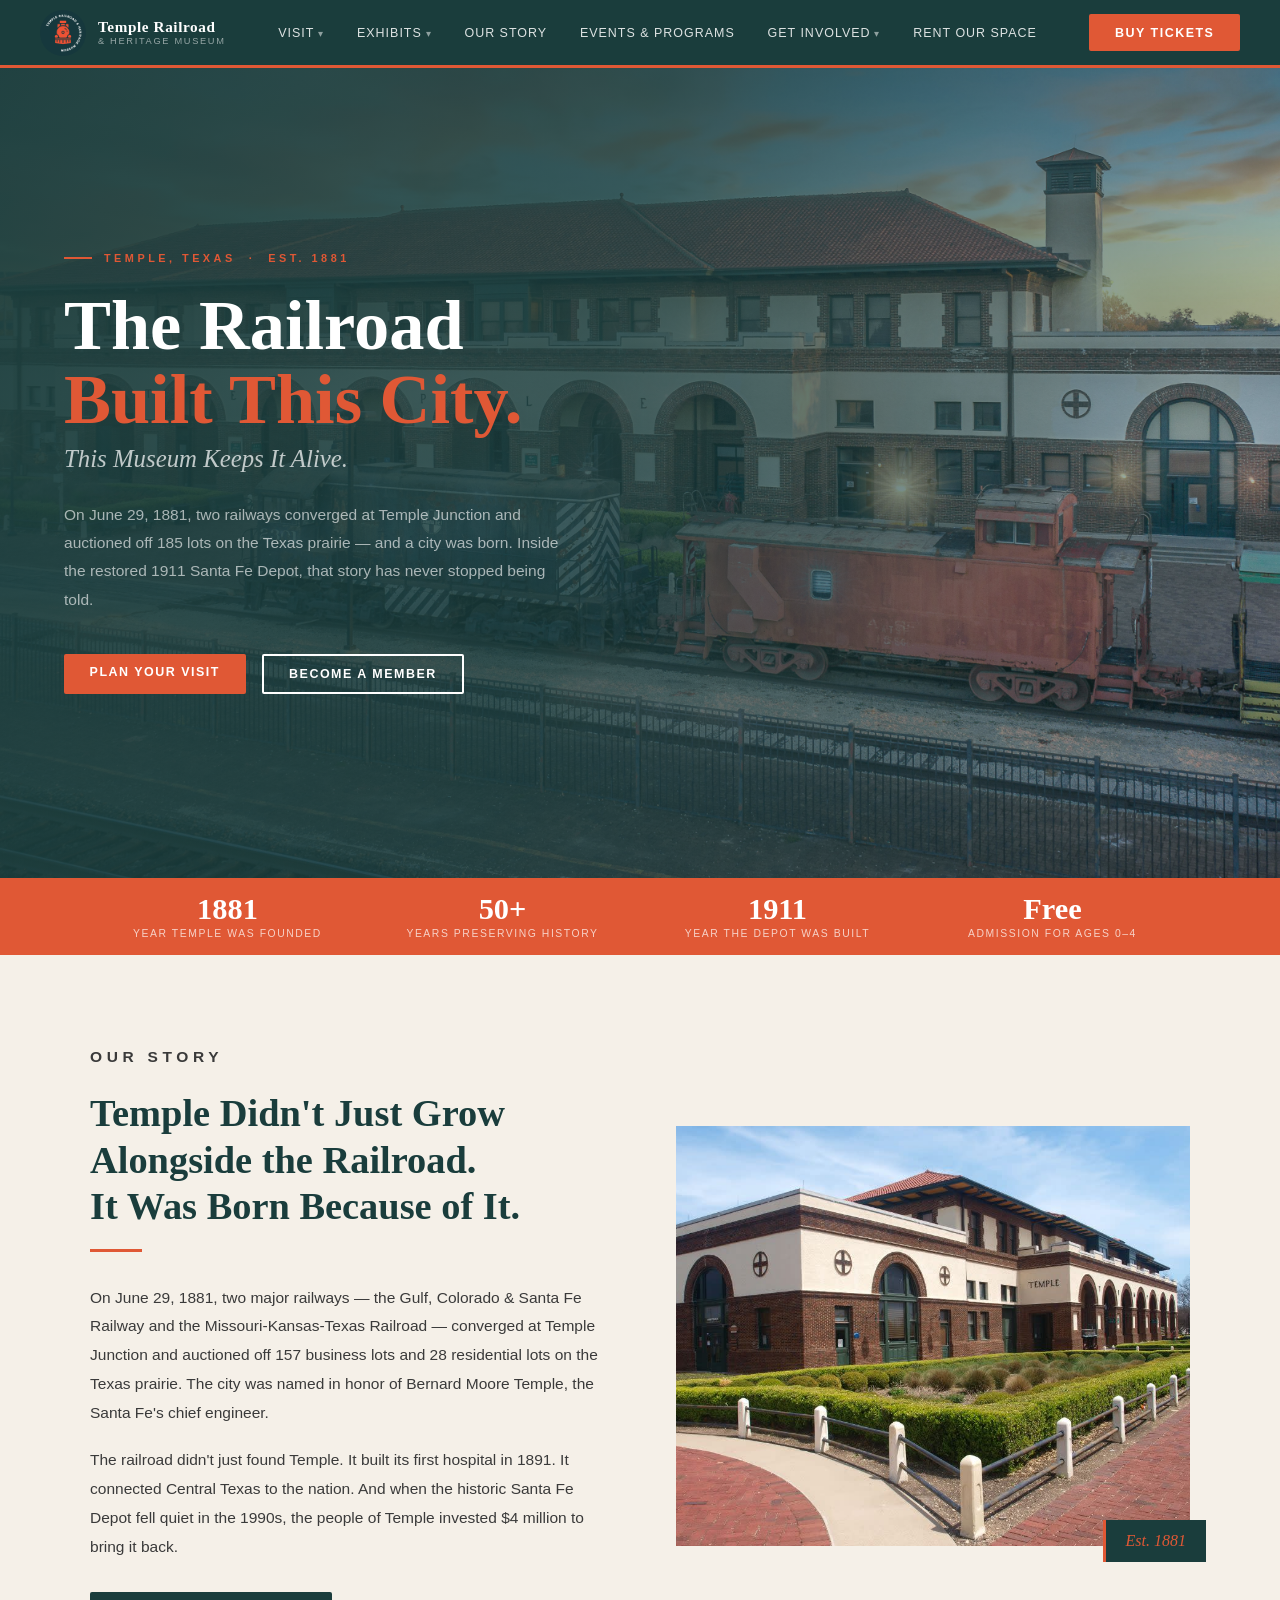
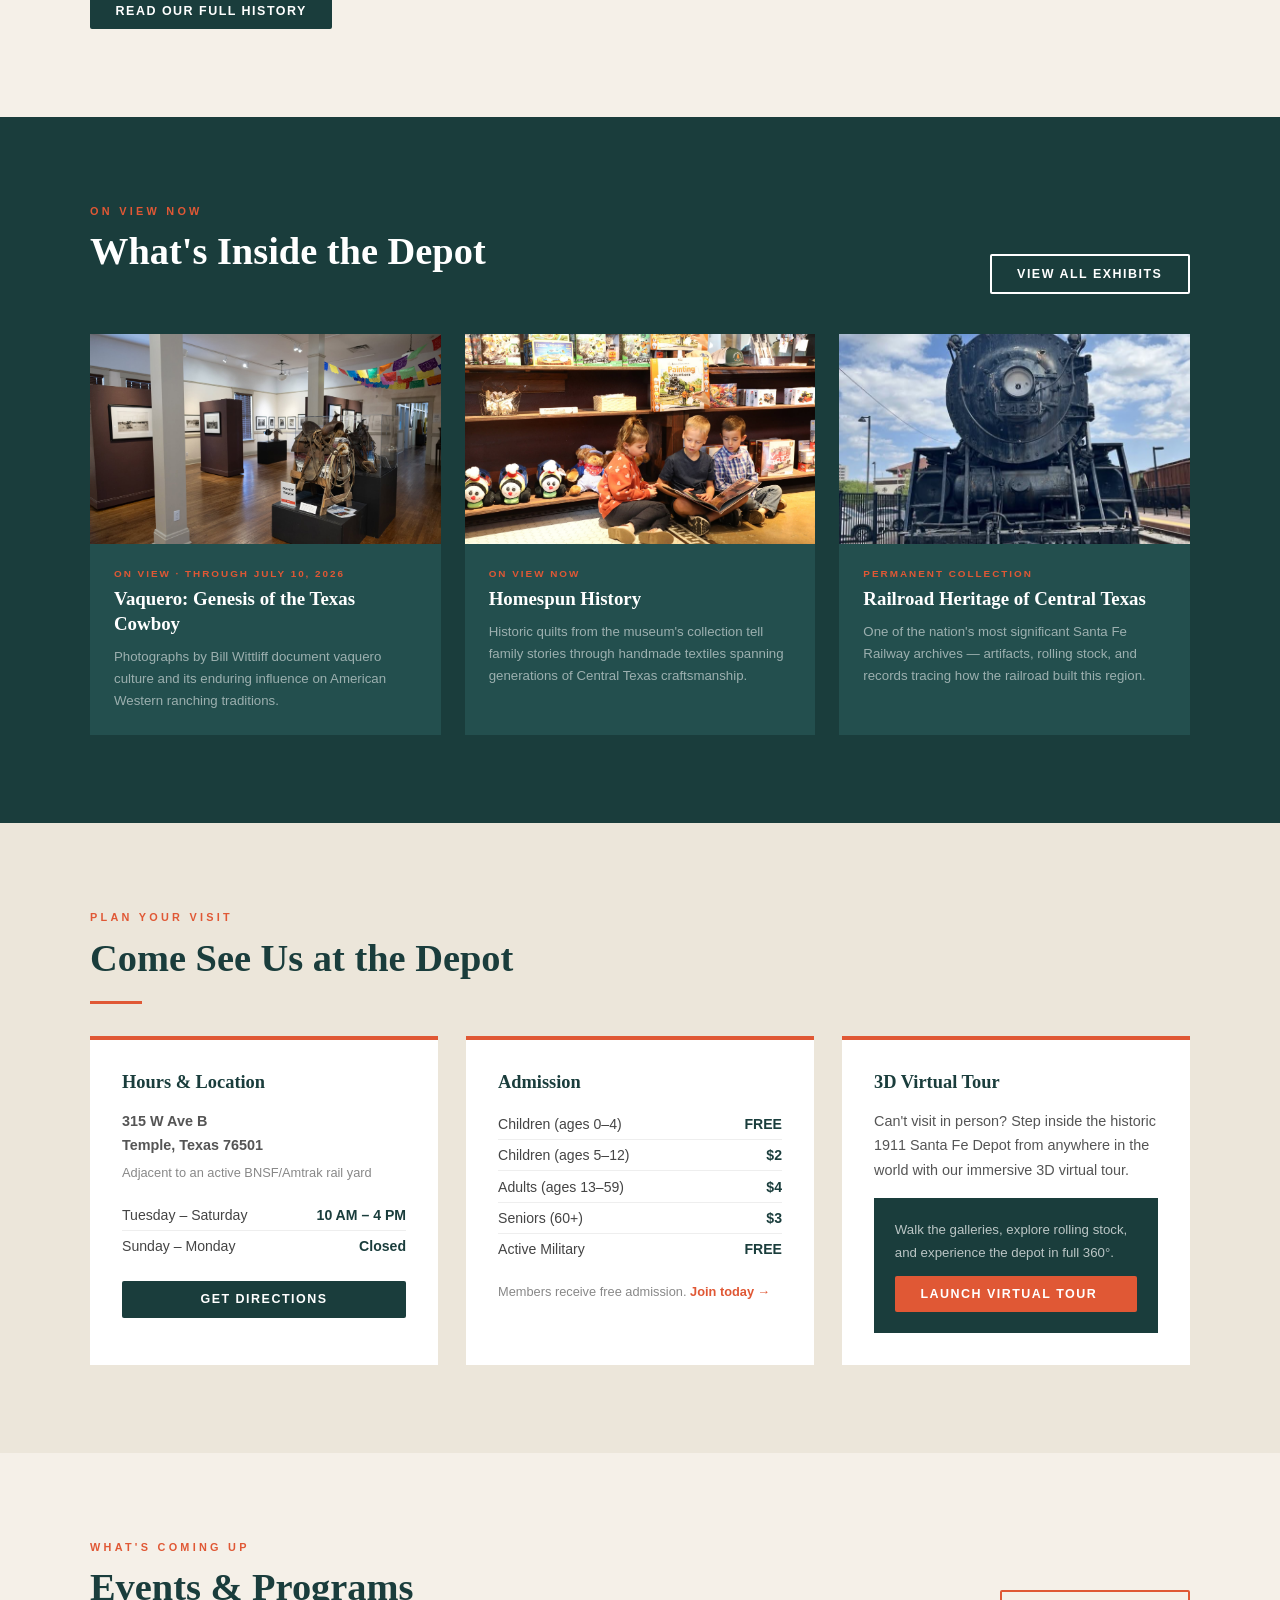
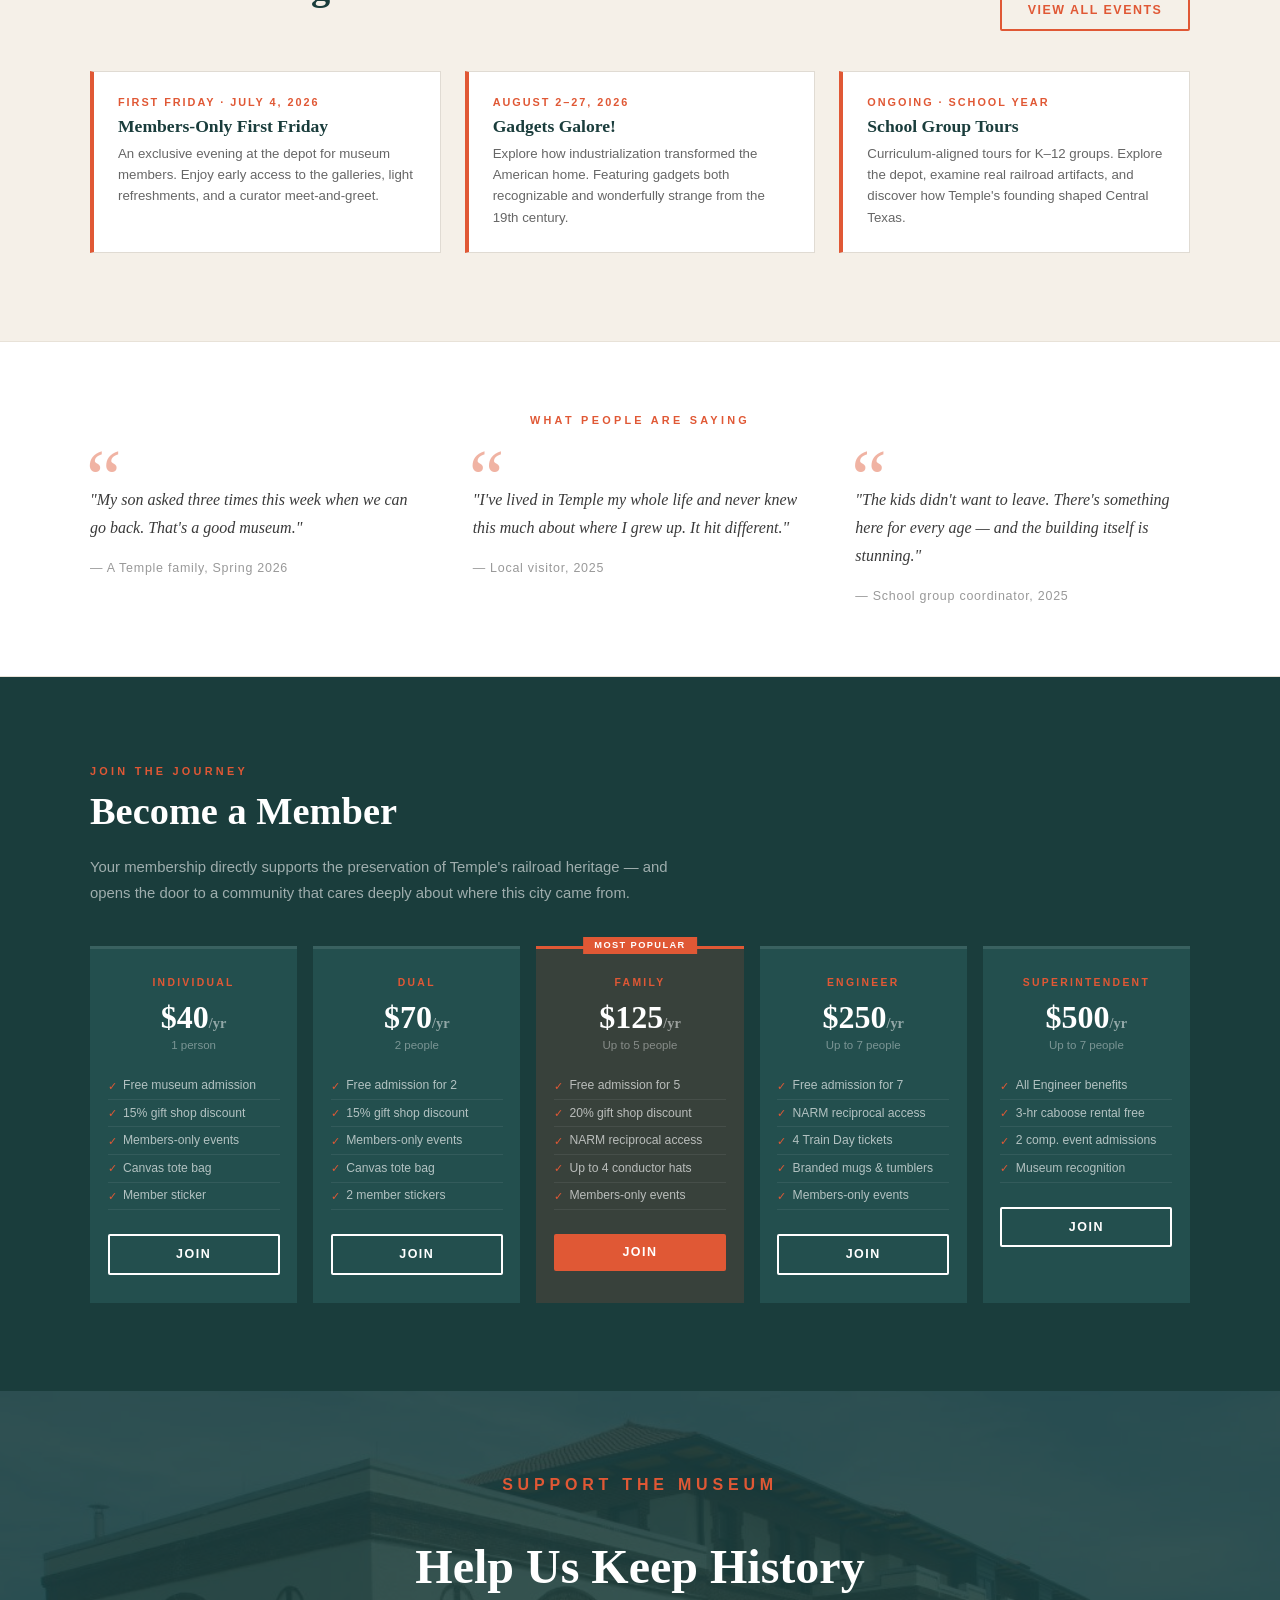
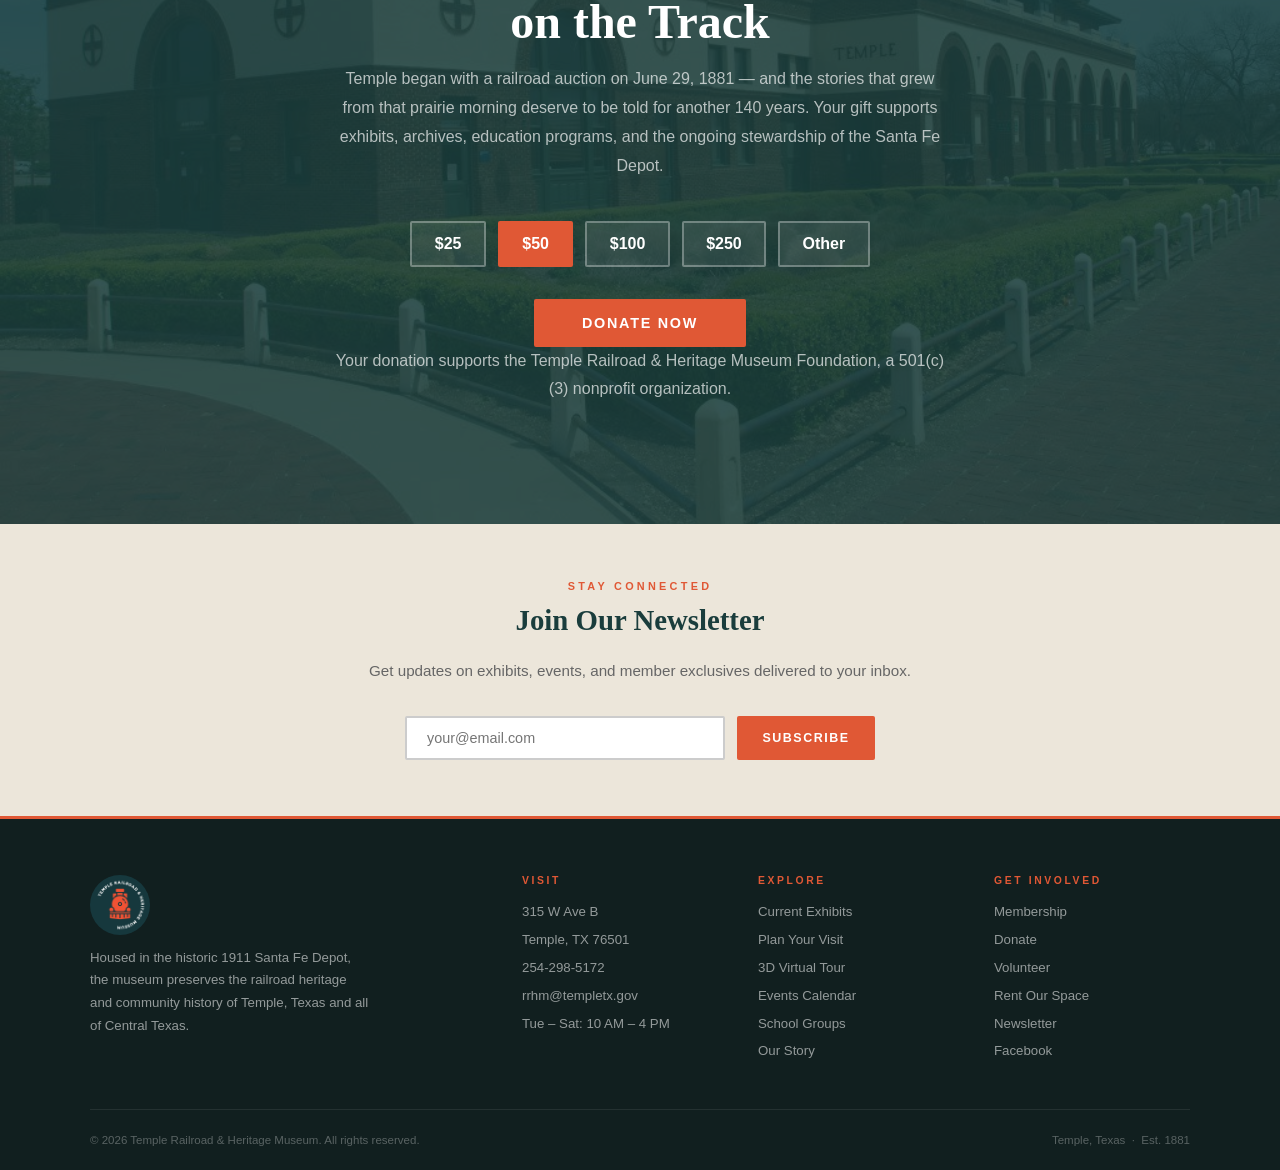
<file: index.html>
<!DOCTYPE html>
<html lang="en">
<head>
    <meta charset="UTF-8">
    <meta name="viewport" content="width=device-width, initial-scale=1.0">
    <title>Temple Railroad & Heritage Museum — Temple, Texas</title>
    <link rel="stylesheet" href="css/style.css">
    <style>
        .hero {
            min-height: 90vh;
            position: relative;
            display: flex;
            align-items: center;
            overflow: hidden;
        }
        .hero-bg {
            position: absolute;
            inset: 0;
            background: url('images/hero-sunset.jpg') center/cover no-repeat;
        }
        .hero-overlay {
            position: absolute;
            inset: 0;
            background: linear-gradient(105deg, rgba(26,61,60,0.94) 0%, rgba(26,61,60,0.82) 45%, rgba(26,61,60,0.28) 100%);
        }
        .hero-content {
            position: relative;
            z-index: 2;
            padding: 4rem 2rem 4rem 4rem;
            max-width: 680px;
        }
        .hero-eyebrow {
            font-size: 0.68rem;
            letter-spacing: 0.32em;
            text-transform: uppercase;
            color: var(--coral);
            font-weight: 600;
            margin-bottom: 1.5rem;
            display: flex;
            align-items: center;
            gap: 0.75rem;
        }
        .hero-eyebrow::before {
            content: '';
            display: inline-block;
            width: 28px;
            height: 2px;
            background: var(--coral);
        }
        .hero-headline {
            font-family: var(--serif);
            font-size: clamp(2.8rem, 5.5vw, 4.5rem);
            line-height: 1.06;
            color: #fff;
            margin-bottom: 0.5rem;
        }
        .hero-headline em { font-style: normal; color: var(--coral); }
        .hero-sub {
            font-family: var(--serif);
            font-size: clamp(1.1rem, 2.2vw, 1.55rem);
            color: rgba(255,255,255,0.72);
            font-style: italic;
            margin-bottom: 1.75rem;
        }
        .hero-body {
            font-size: 0.97rem;
            line-height: 1.82;
            color: rgba(255,255,255,0.62);
            max-width: 500px;
            margin-bottom: 2.5rem;
        }
        .hero-ctas { display: flex; gap: 1rem; flex-wrap: wrap; }

        .stats-bar { background: var(--coral); padding: 1rem 2rem; }
        .stats-inner {
            max-width: 1100px;
            margin: 0 auto;
            display: grid;
            grid-template-columns: repeat(4, 1fr);
            text-align: center;
        }
        .stat-item .number {
            font-family: var(--serif);
            font-size: 1.9rem;
            font-weight: bold;
            color: #fff;
            line-height: 1;
        }
        .stat-item .label {
            font-size: 0.65rem;
            text-transform: uppercase;
            letter-spacing: 0.15em;
            color: rgba(255,255,255,0.72);
            margin-top: 0.2rem;
        }

        .story-section { padding: 5.5rem 2rem; background: var(--cream); }
        .story-grid {
            display: grid;
            grid-template-columns: 1fr 1fr;
            gap: 4.5rem;
            align-items: center;
        }
        .story-text p { font-size: 0.97rem; line-height: 1.85; color: #3a3a3a; margin-bottom: 1.2rem; }
        .story-photo { position: relative; }
        .story-photo img { width: 100%; height: 420px; object-fit: cover; }
        .story-photo::after {
            content: 'Est. 1881';
            position: absolute;
            bottom: -1rem;
            right: -1rem;
            background: var(--teal);
            color: var(--coral);
            font-family: var(--serif);
            font-size: 1rem;
            font-style: italic;
            padding: 0.75rem 1.25rem;
            border-left: 3px solid var(--coral);
        }

        .exhibits-section { padding: 5.5rem 2rem; background: var(--teal); }
        .exhibits-header { display: flex; justify-content: space-between; align-items: flex-end; margin-bottom: 2.5rem; }
        .exhibits-grid { display: grid; grid-template-columns: repeat(3, 1fr); gap: 1.5rem; }
        .exhibit-card { background: var(--teal-mid); overflow: hidden; transition: transform 0.25s; }
        .exhibit-card:hover { transform: translateY(-5px); }
        .exhibit-img {
            height: 210px;
            background: var(--teal-light);
            display: flex;
            align-items: center;
            justify-content: center;
            font-size: 0.68rem;
            letter-spacing: 0.12em;
            text-transform: uppercase;
            color: rgba(255,255,255,0.2);
            overflow: hidden;
        }
        .exhibit-img img { width: 100%; height: 100%; object-fit: cover; }
        .exhibit-body { padding: 1.5rem; }
        .exhibit-tag { font-size: 0.62rem; letter-spacing: 0.2em; text-transform: uppercase; color: var(--coral); font-weight: 700; margin-bottom: 0.5rem; }
        .exhibit-title { font-family: var(--serif); font-size: 1.18rem; color: #fff; margin-bottom: 0.6rem; line-height: 1.3; }
        .exhibit-desc { font-size: 0.83rem; color: rgba(255,255,255,0.55); line-height: 1.65; }

        .visit-section { padding: 5.5rem 2rem; background: var(--cream-alt); }
        .visit-grid { display: grid; grid-template-columns: repeat(3, 1fr); gap: 1.75rem; }
        .visit-card { background: #fff; padding: 2rem; border-top: 4px solid var(--coral); }
        .visit-card h3 { font-family: var(--serif); font-size: 1.15rem; color: var(--teal); margin-bottom: 1rem; }
        .visit-card p { font-size: 0.9rem; line-height: 1.7; color: #555; }
        .admission-row { display: flex; justify-content: space-between; padding: 0.45rem 0; border-bottom: 1px solid #eee; font-size: 0.88rem; color: #444; }
        .admission-row:last-of-type { border-bottom: none; }
        .admission-row .price { font-weight: 700; color: var(--teal); }
        .tour-callout { background: var(--teal); padding: 1.3rem; margin-top: 1rem; display: flex; flex-direction: column; gap: 0.75rem; }
        .tour-callout p { color: rgba(255,255,255,0.7) !important; font-size: 0.83rem !important; }

        .events-section { padding: 5.5rem 2rem; background: var(--cream); }
        .events-grid { display: grid; grid-template-columns: repeat(3, 1fr); gap: 1.5rem; }
        .event-card { background: #fff; border: 1px solid #e0dbd3; padding: 1.5rem; border-left: 4px solid var(--coral); }
        .event-date { font-size: 0.68rem; letter-spacing: 0.18em; text-transform: uppercase; color: var(--coral); font-weight: 700; margin-bottom: 0.5rem; }
        .event-title { font-family: var(--serif); font-size: 1.1rem; color: var(--teal); margin-bottom: 0.4rem; }
        .event-desc { font-size: 0.83rem; color: #666; line-height: 1.6; }

        .membership-section { padding: 5.5rem 2rem; background: var(--teal); }
        .membership-grid { display: grid; grid-template-columns: repeat(5, 1fr); gap: 1rem; margin-top: 2.5rem; }
        .member-card { background: var(--teal-mid); padding: 1.75rem 1.1rem; border-top: 3px solid rgba(255,255,255,0.1); text-align: center; transition: background 0.2s; position: relative; }
        .member-card.featured { background: rgba(224,88,53,0.15); border-top: 3px solid var(--coral); }
        .member-card.featured::before {
            content: 'Most Popular';
            position: absolute; top: -12px; left: 50%; transform: translateX(-50%);
            background: var(--coral); color: #fff;
            font-size: 0.58rem; font-weight: 700; letter-spacing: 0.15em; text-transform: uppercase;
            padding: 0.2rem 0.7rem; white-space: nowrap;
        }
        .member-card:hover { background: var(--teal-light); }
        .tier-name { font-size: 0.65rem; letter-spacing: 0.22em; text-transform: uppercase; color: var(--coral); font-weight: 700; margin-bottom: 0.8rem; }
        .tier-price { font-family: var(--serif); font-size: 2rem; color: #fff; font-weight: bold; line-height: 1; }
        .tier-price span { font-size: 0.9rem; opacity: 0.5; }
        .tier-people { font-size: 0.72rem; color: rgba(255,255,255,0.4); margin: 0.4rem 0 1.3rem; }
        .tier-perks { list-style: none; text-align: left; margin-bottom: 1.5rem; }
        .tier-perks li { font-size: 0.76rem; color: rgba(255,255,255,0.65); padding: 0.3rem 0; border-bottom: 1px solid rgba(255,255,255,0.07); display: flex; align-items: flex-start; gap: 0.4rem; line-height: 1.4; }
        .tier-perks li::before { content: '✓'; color: var(--coral); font-size: 0.68rem; flex-shrink: 0; margin-top: 0.1rem; }
        .member-card .btn { width: 100%; text-align: center; display: block; }

        .donate-band { padding: 5rem 2rem; background: url('images/depot-exterior.jpg') center/cover no-repeat; position: relative; text-align: center; }
        .donate-band::before { content: ''; position: absolute; inset: 0; background: rgba(26,61,60,0.88); }
        .donate-band .section-inner { position: relative; z-index: 1; }
        .donate-band h2 { font-family: var(--serif); font-size: clamp(2rem, 4vw, 3rem); color: #fff; margin-bottom: 1rem; }
        .donate-band p { color: rgba(255,255,255,0.68); font-size: 1rem; line-height: 1.8; max-width: 620px; margin: 0 auto 2.5rem; }
        .donate-amounts { display: flex; justify-content: center; gap: 0.75rem; margin-bottom: 2rem; flex-wrap: wrap; }
        .amount-btn { padding: 0.75rem 1.4rem; background: rgba(255,255,255,0.08); border: 2px solid rgba(255,255,255,0.3); font-size: 1rem; font-weight: 700; cursor: pointer; color: #fff; border-radius: 2px; font-family: var(--sans); transition: all 0.2s; }
        .amount-btn:hover, .amount-btn.active { border-color: var(--coral); background: var(--coral); }
        .donate-fine { font-size: 0.72rem; color: rgba(255,255,255,0.35); margin-top: 1rem; }

        .testimonial-section {
            background: #fff;
            padding: 4.5rem 2rem;
            border-top: 1px solid #e8e2d8;
            border-bottom: 1px solid #e8e2d8;
        }
        .testimonial-grid {
            display: grid;
            grid-template-columns: repeat(3, 1fr);
            gap: 3rem;
            margin-top: 1.5rem;
        }
        .testimonial-item {
            position: relative;
            padding-top: 2.25rem;
        }
        .testimonial-item::before {
            content: '\201C';
            position: absolute;
            top: -0.75rem;
            left: -0.25rem;
            font-family: var(--serif);
            font-size: 5rem;
            color: var(--coral);
            line-height: 1;
            opacity: 0.45;
        }
        .testimonial-item blockquote {
            font-family: var(--serif);
            font-style: italic;
            font-size: 1rem;
            color: #3a3a3a;
            line-height: 1.75;
            margin-bottom: 1rem;
        }
        .testimonial-item cite {
            font-size: 0.78rem;
            color: #999;
            letter-spacing: 0.06em;
            font-style: normal;
        }
    </style>
</head>
<body>

<nav>
    <a href="index.html" class="nav-logo">
        <img src="images/logo.png" alt="Temple Railroad & Heritage Museum">
        <div class="nav-logo-text">
            <span class="name">Temple Railroad</span>
            <span class="sub">& Heritage Museum</span>
        </div>
    </a>
    <ul class="nav-links">
        <li class="has-dropdown"><a href="visit.html">Visit</a>
            <ul class="dropdown-menu">
                <li><a href="visit.html">Plan Your Visit</a></li>
                <li><a href="visit.html#tour">3D Virtual Tour</a></li>
                <li><a href="group-tours.html">Group Tours</a></li>
            </ul>
        </li>
        <li class="has-dropdown"><a href="exhibits.html">Exhibits</a>
            <ul class="dropdown-menu">
                <li><a href="exhibits.html">Current Exhibits</a></li>
                <li><a href="exhibits.html#upcoming">Upcoming</a></li>
                <li><a href="exhibits.html#permanent">Permanent Collection</a></li>
            </ul>
        </li>
        <li><a href="about.html">Our Story</a></li>
        <li><a href="events.html">Events & Programs</a></li>
        <li class="has-dropdown"><a href="membership.html">Get Involved</a>
            <ul class="dropdown-menu">
                <li><a href="membership.html">Become a Member</a></li>
                <li><a href="foundation.html">Foundation Board</a></li>
                <li><a href="index.html#donate">Donate</a></li>
                <li><a href="events.html#volunteer">Volunteer</a></li>
                <li><a href="index.html#newsletter">Newsletter</a></li>
            </ul>
        </li>
        <li><a href="rentals.html">Rent Our Space</a></li>
    </ul>
    <a href="visit.html" class="btn btn-coral">Buy Tickets</a>
</nav>

<div class="hero">
    <div class="hero-bg"></div>
    <div class="hero-overlay"></div>
    <div class="hero-content">
        <p class="hero-eyebrow">Temple, Texas &nbsp;·&nbsp; Est. 1881</p>
        <h1 class="hero-headline">The Railroad<br><em>Built This City.</em></h1>
        <p class="hero-sub">This Museum Keeps It Alive.</p>
        <p class="hero-body">On June 29, 1881, two railways converged at Temple Junction and auctioned off 185 lots on the Texas prairie — and a city was born. Inside the restored 1911 Santa Fe Depot, that story has never stopped being told.</p>
        <div class="hero-ctas">
            <a href="visit.html" class="btn btn-coral">Plan Your Visit</a>
            <a href="membership.html" class="btn btn-outline-white">Become a Member</a>
        </div>
    </div>
</div>

<div class="stats-bar">
    <div class="stats-inner">
        <div class="stat-item"><div class="number">1881</div><div class="label">Year Temple Was Founded</div></div>
        <div class="stat-item"><div class="number">50+</div><div class="label">Years Preserving History</div></div>
        <div class="stat-item"><div class="number">1911</div><div class="label">Year the Depot Was Built</div></div>
        <div class="stat-item"><div class="number">Free</div><div class="label">Admission for Ages 0–4</div></div>
    </div>
</div>

<section class="story-section" id="story">
    <div class="section-inner">
        <div class="story-grid">
            <div class="story-text">
                <p class="section-label">Our Story</p>
                <h2 class="section-heading">Temple Didn't Just Grow<br>Alongside the Railroad.<br>It Was Born Because of It.</h2>
                <div class="divider"></div>
                <p>On June 29, 1881, two major railways — the Gulf, Colorado & Santa Fe Railway and the Missouri-Kansas-Texas Railroad — converged at Temple Junction and auctioned off 157 business lots and 28 residential lots on the Texas prairie. The city was named in honor of Bernard Moore Temple, the Santa Fe's chief engineer.</p>
                <p>The railroad didn't just found Temple. It built its first hospital in 1891. It connected Central Texas to the nation. And when the historic Santa Fe Depot fell quiet in the 1990s, the people of Temple invested $4 million to bring it back.</p>
                <a href="about.html" class="btn btn-teal" style="margin-top:0.75rem;">Read Our Full History</a>
            </div>
            <div class="story-photo">
                <img src="images/depot-exterior.jpg" alt="The Historic Santa Fe Depot, Temple TX">
            </div>
        </div>
    </div>
</section>

<section class="exhibits-section" id="exhibits">
    <div class="section-inner">
        <div class="exhibits-header">
            <div>
                <p class="section-label on-dark">On View Now</p>
                <h2 class="section-heading light">What's Inside the Depot</h2>
            </div>
            <a href="exhibits.html" class="btn btn-outline-white">View All Exhibits</a>
        </div>
        <div class="exhibits-grid">
            <div class="exhibit-card">
                <div class="exhibit-img"><img src="images/vaquero-exhibit-gallery.jpg" alt="Vaquero exhibit — saddles, photographs, and papel picado on display"></div>
                <div class="exhibit-body">
                    <p class="exhibit-tag">On View · Through July 10, 2026</p>
                    <h3 class="exhibit-title">Vaquero: Genesis of the Texas Cowboy</h3>
                    <p class="exhibit-desc">Photographs by Bill Wittliff document vaquero culture and its enduring influence on American Western ranching traditions.</p>
                </div>
            </div>
            <div class="exhibit-card">
                <div class="exhibit-img"><img src="images/kids-gift-shop.jpg" alt="Young visitors browsing inside the museum"></div>
                <div class="exhibit-body">
                    <p class="exhibit-tag">On View Now</p>
                    <h3 class="exhibit-title">Homespun History</h3>
                    <p class="exhibit-desc">Historic quilts from the museum's collection tell family stories through handmade textiles spanning generations of Central Texas craftsmanship.</p>
                </div>
            </div>
            <div class="exhibit-card">
                <div class="exhibit-img"><img src="images/steam-locomotive.jpg" alt="Steam locomotive #3423 on the museum grounds"></div>
                <div class="exhibit-body">
                    <p class="exhibit-tag">Permanent Collection</p>
                    <h3 class="exhibit-title">Railroad Heritage of Central Texas</h3>
                    <p class="exhibit-desc">One of the nation's most significant Santa Fe Railway archives — artifacts, rolling stock, and records tracing how the railroad built this region.</p>
                </div>
            </div>
        </div>
    </div>
</section>

<section class="visit-section" id="visit">
    <div class="section-inner">
        <p class="section-label">Plan Your Visit</p>
        <h2 class="section-heading">Come See Us at the Depot</h2>
        <div class="divider"></div>
        <div class="visit-grid">
            <div class="visit-card">
                <h3>Hours & Location</h3>
                <p style="margin-bottom:1rem;"><strong>315 W Ave B<br>Temple, Texas 76501</strong><br><span style="font-size:0.8rem;color:#888;display:block;margin-top:0.25rem;">Adjacent to an active BNSF/Amtrak rail yard</span></p>
                <div class="admission-row"><span>Tuesday – Saturday</span><span class="price">10 AM – 4 PM</span></div>
                <div class="admission-row"><span>Sunday – Monday</span><span class="price">Closed</span></div>
                <a href="visit.html" class="btn btn-teal" style="margin-top:1.25rem;width:100%;text-align:center;display:block;">Get Directions</a>
            </div>
            <div class="visit-card">
                <h3>Admission</h3>
                <div class="admission-row"><span>Children (ages 0–4)</span><span class="price">FREE</span></div>
                <div class="admission-row"><span>Children (ages 5–12)</span><span class="price">$2</span></div>
                <div class="admission-row"><span>Adults (ages 13–59)</span><span class="price">$4</span></div>
                <div class="admission-row"><span>Seniors (60+)</span><span class="price">$3</span></div>
                <div class="admission-row"><span>Active Military</span><span class="price">FREE</span></div>
                <p style="margin-top:1rem;font-size:0.8rem;color:#888;">Members receive free admission. <a href="membership.html" style="color:var(--coral);font-weight:600;">Join today →</a></p>
            </div>
            <div class="visit-card">
                <h3>3D Virtual Tour</h3>
                <p>Can't visit in person? Step inside the historic 1911 Santa Fe Depot from anywhere in the world with our immersive 3D virtual tour.</p>
                <div class="tour-callout">
                    <p>Walk the galleries, explore rolling stock, and experience the depot in full 360°.</p>
                    <a href="visit.html#tour" class="btn btn-coral">Launch Virtual Tour</a>
                </div>
            </div>
        </div>
    </div>
</section>

<section class="events-section" id="events">
    <div class="section-inner">
        <div style="display:flex;justify-content:space-between;align-items:flex-end;margin-bottom:2.5rem;">
            <div>
                <p class="section-label">What's Coming Up</p>
                <h2 class="section-heading">Events & Programs</h2>
            </div>
            <a href="events.html" class="btn btn-outline-coral">View All Events</a>
        </div>
        <div class="events-grid">
            <div class="event-card">
                <p class="event-date">First Friday · July 4, 2026</p>
                <h3 class="event-title">Members-Only First Friday</h3>
                <p class="event-desc">An exclusive evening at the depot for museum members. Enjoy early access to the galleries, light refreshments, and a curator meet-and-greet.</p>
            </div>
            <div class="event-card">
                <p class="event-date">August 2–27, 2026</p>
                <h3 class="event-title">Gadgets Galore!</h3>
                <p class="event-desc">Explore how industrialization transformed the American home. Featuring gadgets both recognizable and wonderfully strange from the 19th century.</p>
            </div>
            <div class="event-card">
                <p class="event-date">Ongoing · School Year</p>
                <h3 class="event-title">School Group Tours</h3>
                <p class="event-desc">Curriculum-aligned tours for K–12 groups. Explore the depot, examine real railroad artifacts, and discover how Temple's founding shaped Central Texas.</p>
            </div>
        </div>
    </div>
</section>

<section class="testimonial-section">
    <div class="section-inner">
        <p class="section-label" style="text-align:center;">What People Are Saying</p>
        <div class="testimonial-grid">
            <div class="testimonial-item">
                <blockquote>"My son asked three times this week when we can go back. That's a good museum."</blockquote>
                <cite>— A Temple family, Spring 2026</cite>
            </div>
            <div class="testimonial-item">
                <blockquote>"I've lived in Temple my whole life and never knew this much about where I grew up. It hit different."</blockquote>
                <cite>— Local visitor, 2025</cite>
            </div>
            <div class="testimonial-item">
                <blockquote>"The kids didn't want to leave. There's something here for every age — and the building itself is stunning."</blockquote>
                <cite>— School group coordinator, 2025</cite>
            </div>
        </div>
    </div>
</section>

<section class="membership-section" id="membership">
    <div class="section-inner">
        <p class="section-label on-dark">Join the Journey</p>
        <h2 class="section-heading light">Become a Member</h2>
        <p style="color:rgba(255,255,255,0.58);max-width:580px;line-height:1.75;font-size:0.93rem;">Your membership directly supports the preservation of Temple's railroad heritage — and opens the door to a community that cares deeply about where this city came from.</p>
        <div class="membership-grid">
            <div class="member-card">
                <p class="tier-name">Individual</p>
                <div class="tier-price">$40<span>/yr</span></div>
                <p class="tier-people">1 person</p>
                <ul class="tier-perks">
                    <li>Free museum admission</li>
                    <li>15% gift shop discount</li>
                    <li>Members-only events</li>
                    <li>Canvas tote bag</li>
                    <li>Member sticker</li>
                </ul>
                <a href="membership.html" class="btn btn-outline-white">Join</a>
            </div>
            <div class="member-card">
                <p class="tier-name">Dual</p>
                <div class="tier-price">$70<span>/yr</span></div>
                <p class="tier-people">2 people</p>
                <ul class="tier-perks">
                    <li>Free admission for 2</li>
                    <li>15% gift shop discount</li>
                    <li>Members-only events</li>
                    <li>Canvas tote bag</li>
                    <li>2 member stickers</li>
                </ul>
                <a href="membership.html" class="btn btn-outline-white">Join</a>
            </div>
            <div class="member-card featured">
                <p class="tier-name">Family</p>
                <div class="tier-price">$125<span>/yr</span></div>
                <p class="tier-people">Up to 5 people</p>
                <ul class="tier-perks">
                    <li>Free admission for 5</li>
                    <li>20% gift shop discount</li>
                    <li>NARM reciprocal access</li>
                    <li>Up to 4 conductor hats</li>
                    <li>Members-only events</li>
                </ul>
                <a href="membership.html" class="btn btn-coral">Join</a>
            </div>
            <div class="member-card">
                <p class="tier-name">Engineer</p>
                <div class="tier-price">$250<span>/yr</span></div>
                <p class="tier-people">Up to 7 people</p>
                <ul class="tier-perks">
                    <li>Free admission for 7</li>
                    <li>NARM reciprocal access</li>
                    <li>4 Train Day tickets</li>
                    <li>Branded mugs & tumblers</li>
                    <li>Members-only events</li>
                </ul>
                <a href="membership.html" class="btn btn-outline-white">Join</a>
            </div>
            <div class="member-card">
                <p class="tier-name">Superintendent</p>
                <div class="tier-price">$500<span>/yr</span></div>
                <p class="tier-people">Up to 7 people</p>
                <ul class="tier-perks">
                    <li>All Engineer benefits</li>
                    <li>3-hr caboose rental free</li>
                    <li>2 comp. event admissions</li>
                    <li>Museum recognition</li>
                </ul>
                <a href="membership.html" class="btn btn-outline-white">Join</a>
            </div>
        </div>
    </div>
</section>

<section class="donate-band" id="donate">
    <div class="section-inner">
        <p class="section-label on-dark">Support the Museum</p>
        <h2>Help Us Keep History<br>on the Track</h2>
        <p>Temple began with a railroad auction on June 29, 1881 — and the stories that grew from that prairie morning deserve to be told for another 140 years. Your gift supports exhibits, archives, education programs, and the ongoing stewardship of the Santa Fe Depot.</p>
        <div class="donate-amounts">
            <button class="amount-btn">$25</button>
            <button class="amount-btn active">$50</button>
            <button class="amount-btn">$100</button>
            <button class="amount-btn">$250</button>
            <button class="amount-btn">Other</button>
        </div>
        <a href="#" class="btn btn-coral" style="font-size:0.9rem;padding:1rem 3rem;">Donate Now</a>
        <p class="donate-fine">Your donation supports the Temple Railroad & Heritage Museum Foundation, a 501(c)(3) nonprofit organization.</p>
    </div>
</section>

<section id="newsletter" style="background:var(--cream-alt);padding:3.5rem 2rem;text-align:center;">
    <div class="section-inner" style="max-width:600px;">
        <p class="section-label" style="text-align:center;">Stay Connected</p>
        <h2 class="section-heading" style="text-align:center;font-size:1.8rem;">Join Our Newsletter</h2>
        <p style="color:#666;margin-bottom:2rem;line-height:1.7;font-size:0.95rem;">Get updates on exhibits, events, and member exclusives delivered to your inbox.</p>
        <div style="display:flex;gap:0.75rem;justify-content:center;flex-wrap:wrap;">
            <input type="email" placeholder="your@email.com" style="padding:0.75rem 1.25rem;border:2px solid #ccc;border-radius:2px;font-size:0.9rem;flex:1;max-width:320px;font-family:var(--sans);">
            <button class="btn btn-coral" style="white-space:nowrap;">Subscribe</button>
        </div>
    </div>
</section>

<footer>
    <div class="footer-grid">
        <div class="footer-brand">
            <img src="images/logo.png" alt="Temple Railroad & Heritage Museum">
            <p>Housed in the historic 1911 Santa Fe Depot, the museum preserves the railroad heritage and community history of Temple, Texas and all of Central Texas.</p>
        </div>
        <div class="footer-col">
            <h4>Visit</h4>
            <ul>
                <li>315 W Ave B</li>
                <li>Temple, TX 76501</li>
                <li>254-298-5172</li>
                <li><a href="mailto:rrhm@templetx.gov">rrhm@templetx.gov</a></li>
                <li style="margin-top:0.5rem;">Tue – Sat: 10 AM – 4 PM</li>
            </ul>
        </div>
        <div class="footer-col">
            <h4>Explore</h4>
            <ul>
                <li><a href="exhibits.html">Current Exhibits</a></li>
                <li><a href="visit.html">Plan Your Visit</a></li>
                <li><a href="visit.html#tour">3D Virtual Tour</a></li>
                <li><a href="events.html">Events Calendar</a></li>
                <li><a href="group-tours.html">School Groups</a></li>
                <li><a href="about.html">Our Story</a></li>
            </ul>
        </div>
        <div class="footer-col">
            <h4>Get Involved</h4>
            <ul>
                <li><a href="membership.html">Membership</a></li>
                <li><a href="#donate">Donate</a></li>
                <li><a href="events.html#volunteer">Volunteer</a></li>
                <li><a href="rentals.html">Rent Our Space</a></li>
                <li><a href="#newsletter">Newsletter</a></li>
                <li><a href="https://facebook.com/templerrhm/" target="_blank">Facebook</a></li>
            </ul>
        </div>
    </div>
    <div class="footer-bottom">
        <span>© 2026 Temple Railroad & Heritage Museum. All rights reserved.</span>
        <span>Temple, Texas &nbsp;·&nbsp; Est. 1881</span>
    </div>
</footer>

<script>
    document.querySelectorAll('.amount-btn').forEach(btn => {
        btn.addEventListener('click', () => {
            document.querySelectorAll('.amount-btn').forEach(b => b.classList.remove('active'));
            btn.classList.add('active');
        });
    });
</script>
<script src="js/main.js"></script>
</body>
</html>
</file>
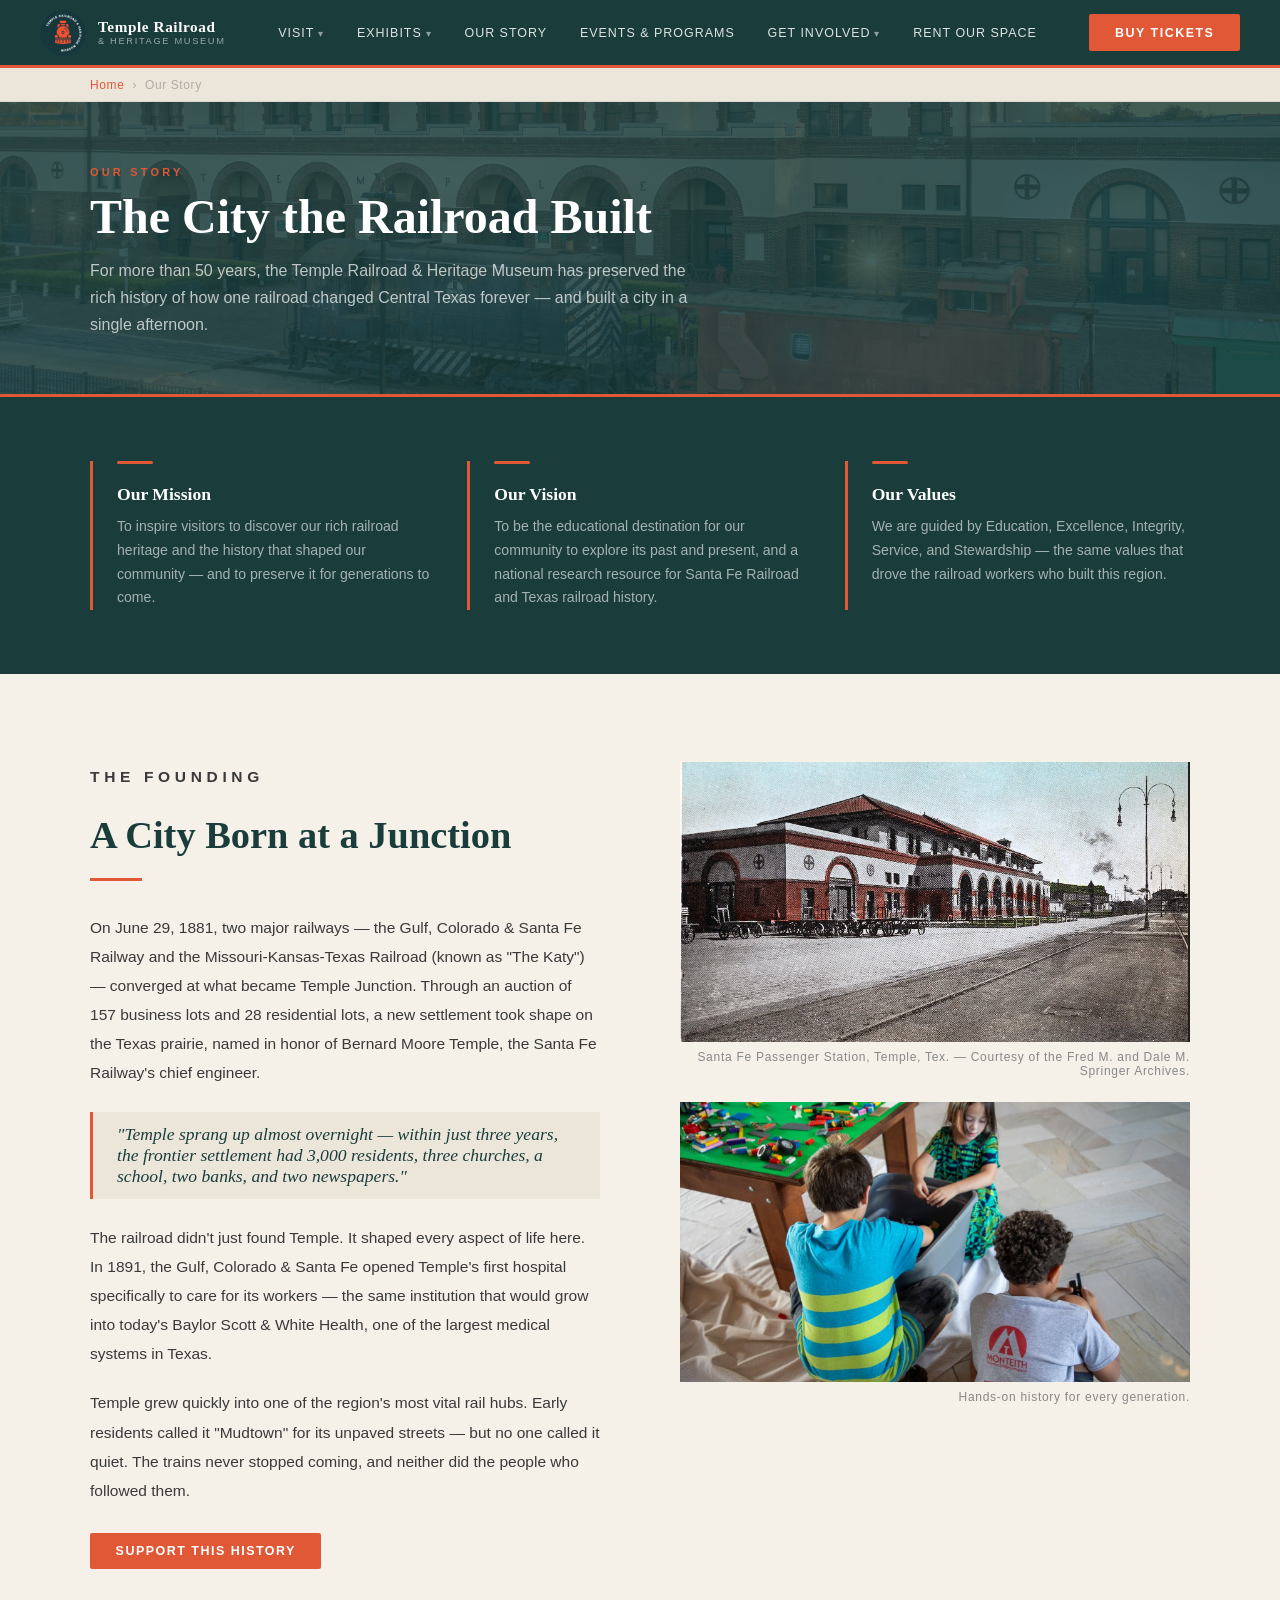
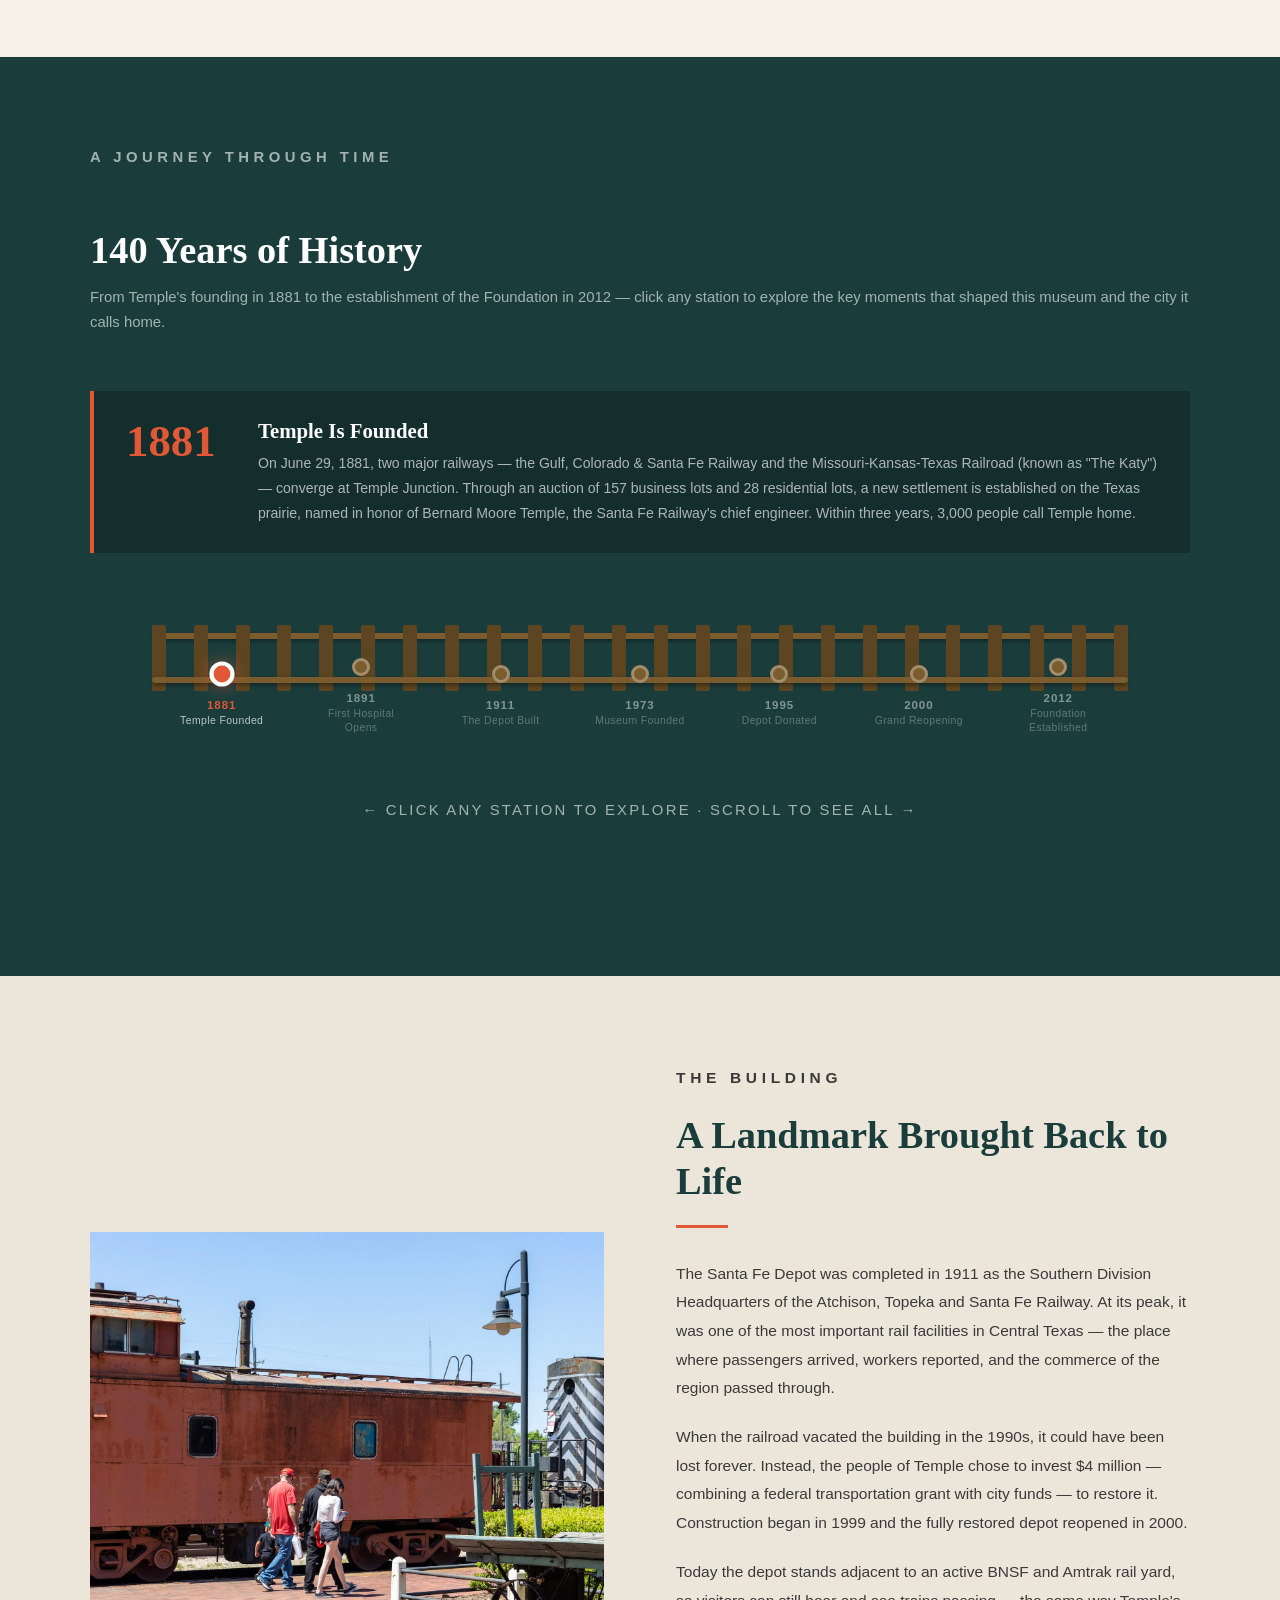
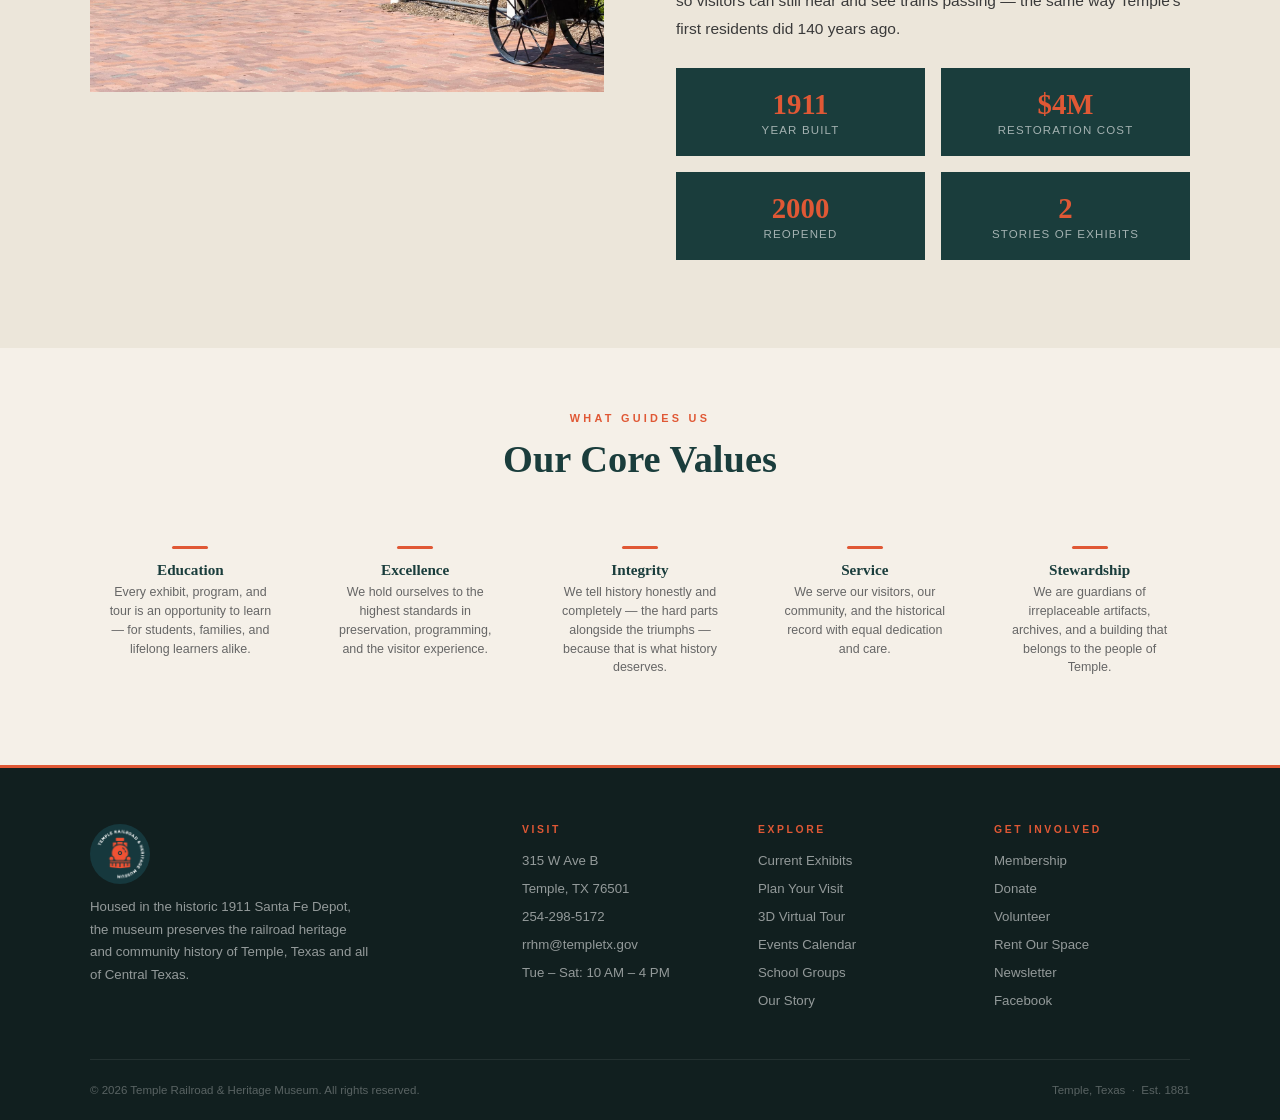
<file: about.html>
<!DOCTYPE html>
<html lang="en">
<head>
    <meta charset="UTF-8">
    <meta name="viewport" content="width=device-width, initial-scale=1.0">
    <title>Our Story | Temple Railroad & Heritage Museum</title>
    <link rel="stylesheet" href="css/style.css">
    <style>
        /* ── MISSION BAND ───────────────── */
        .mission-band {
            background: var(--teal);
            padding: 4rem 2rem;
        }
        .mission-grid {
            display: grid;
            grid-template-columns: repeat(3, 1fr);
            gap: 2rem;
        }
        .mission-card {
            border-left: 3px solid var(--coral);
            padding-left: 1.5rem;
        }
        .mission-card h3 {
            font-family: var(--serif);
            font-size: 1.1rem;
            color: #fff;
            margin-bottom: 0.6rem;
        }
        .mission-card p { font-size: 0.88rem; color: rgba(255,255,255,0.6); line-height: 1.7; }
        .mission-card .icon {
            display: block;
            width: 36px;
            height: 3px;
            background: var(--coral);
            margin-bottom: 1.25rem;
            border-radius: 2px;
        }
        .v-icon {
            display: block;
            width: 36px;
            height: 3px;
            background: var(--coral);
            margin: 0 auto 1.25rem;
            border-radius: 2px;
        }

        /* ── FOUNDING STORY ─────────────── */
        .founding { padding: 5.5rem 2rem; background: var(--cream); }
        .founding-grid {
            display: grid;
            grid-template-columns: 1fr 1fr;
            gap: 5rem;
            align-items: start;
        }
        .founding-text p {
            font-size: 0.97rem;
            line-height: 1.88;
            color: #3a3a3a;
            margin-bottom: 1.25rem;
        }
        .founding-text blockquote {
            border-left: 3px solid var(--coral);
            padding: 0.75rem 1.5rem;
            font-family: var(--serif);
            font-style: italic;
            font-size: 1.1rem;
            color: var(--teal);
            margin: 1.5rem 0;
            background: var(--cream-alt);
        }
        .founding-photos {
            display: flex;
            flex-direction: column;
            gap: 1.5rem;
        }
        .founding-photos img {
            width: 100%;
            height: 280px;
            object-fit: cover;
        }
        .founding-photos img:last-child { height: 200px; }
        .photo-caption {
            font-size: 0.75rem;
            color: #888;
            letter-spacing: 0.06em;
            text-align: right;
            margin-top: -1rem;
        }

        /* ── TIMELINE ───────────────────── */
        .timeline-section {
            padding: 5.5rem 2rem 6rem;
            background: var(--teal);
            overflow: hidden;
        }
        .timeline-section .section-heading { color: #fff; margin-bottom: 0.75rem; }
        .timeline-section > .section-inner > p {
            color: rgba(255,255,255,0.6);
            font-size: 0.93rem;
            margin-bottom: 3.5rem;
            line-height: 1.7;
        }

        /* Detail panel */
        .timeline-detail {
            background: rgba(0,0,0,0.25);
            border-left: 4px solid var(--coral);
            padding: 1.75rem 2rem;
            margin-bottom: 3rem;
            display: flex;
            gap: 2rem;
            align-items: flex-start;
            min-height: 120px;
            transition: opacity 0.3s;
        }
        .detail-year-badge {
            font-family: var(--serif);
            font-size: 2.8rem;
            font-weight: bold;
            color: var(--coral);
            line-height: 1;
            flex-shrink: 0;
            min-width: 100px;
        }
        .detail-text h3 {
            font-family: var(--serif);
            font-size: 1.3rem;
            color: #fff;
            margin-bottom: 0.5rem;
        }
        .detail-text p { font-size: 0.88rem; color: rgba(255,255,255,0.65); line-height: 1.75; }

        /* Track */
        .track-wrap {
            position: relative;
            overflow-x: auto;
            padding-bottom: 1rem;
        }
        .track-wrap::-webkit-scrollbar { height: 4px; }
        .track-wrap::-webkit-scrollbar-track { background: rgba(255,255,255,0.05); }
        .track-wrap::-webkit-scrollbar-thumb { background: var(--coral); border-radius: 2px; }

        .track-inner { min-width: 900px; padding: 2rem 2rem 1rem; position: relative; }

        /* Rails (the two horizontal bars) */
        .track-rails {
            position: relative;
            height: 50px;
            margin: 0 30px;
        }
        .rail {
            position: absolute;
            left: 0; right: 0;
            height: 6px;
            background: #7a5c2e;
            border-radius: 3px;
            box-shadow: 0 2px 4px rgba(0,0,0,0.4);
        }
        .rail.top { top: 0; }
        .rail.bottom { bottom: 0; }
        .ties-container {
            position: absolute;
            top: -8px; bottom: -8px; left: 0; right: 0;
            display: flex;
            align-items: center;
            justify-content: space-between;
        }
        .tie {
            width: 14px;
            height: 66px;
            background: #5c4520;
            border-radius: 2px;
        }

        /* Station dots */
        .stations-row {
            display: flex;
            align-items: flex-end;
            position: relative;
            margin: 0 30px;
            padding-bottom: 12px;
        }
        /* This overlay sits on the track */
        .stations-on-track {
            display: flex;
            justify-content: space-between;
            align-items: center;
            margin: 0 30px;
            position: absolute;
            left: 30px; right: 30px;
            top: 50%;
            transform: translateY(0px);
            pointer-events: none;
        }

        /* Stations positioned relative to track */
        .timeline-stations {
            display: flex;
            justify-content: space-between;
            align-items: center;
            margin: -25px 30px 0;
            position: relative;
            z-index: 2;
        }
        .timeline-station {
            display: flex;
            flex-direction: column;
            align-items: center;
            cursor: pointer;
            flex: 1;
        }
        .station-dot {
            width: 18px;
            height: 18px;
            border-radius: 50%;
            background: #7a5c2e;
            border: 3px solid rgba(255,255,255,0.3);
            transition: all 0.25s;
            position: relative;
            z-index: 3;
        }
        .timeline-station:hover .station-dot,
        .timeline-station.active .station-dot {
            background: var(--coral);
            border-color: #fff;
            transform: scale(1.4);
            box-shadow: 0 0 12px rgba(224,88,53,0.6);
        }
        .station-year {
            font-size: 0.72rem;
            font-weight: 700;
            color: rgba(255,255,255,0.45);
            letter-spacing: 0.08em;
            margin-top: 1rem;
            text-align: center;
            transition: color 0.2s;
            white-space: nowrap;
        }
        .timeline-station.active .station-year,
        .timeline-station:hover .station-year {
            color: var(--coral);
        }
        .station-label {
            font-size: 0.65rem;
            color: rgba(255,255,255,0.3);
            letter-spacing: 0.04em;
            text-align: center;
            margin-top: 0.2rem;
            max-width: 90px;
            line-height: 1.3;
            transition: color 0.2s;
        }
        .timeline-station.active .station-label,
        .timeline-station:hover .station-label { color: rgba(255,255,255,0.7); }

        .timeline-hint {
            text-align: center;
            font-size: 0.7rem;
            color: rgba(255,255,255,0.3);
            letter-spacing: 0.15em;
            text-transform: uppercase;
            margin-top: 2rem;
        }

        /* ── DEPOT SECTION ──────────────── */
        .depot-section { padding: 5.5rem 2rem; background: var(--cream-alt); }
        .depot-grid {
            display: grid;
            grid-template-columns: 1fr 1fr;
            gap: 4.5rem;
            align-items: center;
        }
        .depot-photo img { width: 100%; height: 460px; object-fit: cover; }
        .depot-text p { font-size: 0.97rem; line-height: 1.85; color: #3a3a3a; margin-bottom: 1.25rem; }
        .depot-stats {
            display: grid;
            grid-template-columns: 1fr 1fr;
            gap: 1rem;
            margin-top: 1.5rem;
        }
        .depot-stat {
            background: var(--teal);
            padding: 1.25rem;
            text-align: center;
        }
        .depot-stat .num { font-family: var(--serif); font-size: 1.8rem; color: var(--coral); font-weight: bold; }
        .depot-stat .lbl { font-size: 0.72rem; color: rgba(255,255,255,0.6); letter-spacing: 0.1em; text-transform: uppercase; margin-top: 0.2rem; }

        /* ── VALUES ────────────────────── */
        .values-section { padding: 4rem 2rem; background: var(--cream); }
        .values-grid { display: grid; grid-template-columns: repeat(5, 1fr); gap: 1.5rem; }
        .value-item { text-align: center; padding: 1.5rem 1rem; }
        .value-item .v-icon { font-size: 1.75rem; margin-bottom: 0.75rem; }
        .value-item h4 { font-family: var(--serif); font-size: 0.95rem; color: var(--teal); margin-bottom: 0.3rem; }
        .value-item p { font-size: 0.78rem; color: #666; line-height: 1.5; }
    </style>
</head>
<body>

<nav>
    <a href="index.html" class="nav-logo">
        <img src="images/logo.png" alt="Temple Railroad & Heritage Museum">
        <div class="nav-logo-text">
            <span class="name">Temple Railroad</span>
            <span class="sub">& Heritage Museum</span>
        </div>
    </a>
    <ul class="nav-links">
        <li class="has-dropdown"><a href="visit.html">Visit</a>
            <ul class="dropdown-menu">
                <li><a href="visit.html">Plan Your Visit</a></li>
                <li><a href="visit.html#tour">3D Virtual Tour</a></li>
                <li><a href="group-tours.html">Group Tours</a></li>
            </ul>
        </li>
        <li class="has-dropdown"><a href="exhibits.html">Exhibits</a>
            <ul class="dropdown-menu">
                <li><a href="exhibits.html">Current Exhibits</a></li>
                <li><a href="exhibits.html#upcoming">Upcoming</a></li>
                <li><a href="exhibits.html#permanent">Permanent Collection</a></li>
            </ul>
        </li>
        <li><a href="about.html">Our Story</a></li>
        <li><a href="events.html">Events & Programs</a></li>
        <li class="has-dropdown"><a href="membership.html">Get Involved</a>
            <ul class="dropdown-menu">
                <li><a href="membership.html">Become a Member</a></li>
                <li><a href="foundation.html">Foundation Board</a></li>
                <li><a href="index.html#donate">Donate</a></li>
                <li><a href="events.html#volunteer">Volunteer</a></li>
                <li><a href="index.html#newsletter">Newsletter</a></li>
            </ul>
        </li>
        <li><a href="rentals.html">Rent Our Space</a></li>
    </ul>
    <a href="visit.html" class="btn btn-coral">Buy Tickets</a>
</nav>

<div class="breadcrumb">
    <div class="section-inner">
        <a href="index.html">Home</a>
        <span>›</span>
        <span>Our Story</span>
    </div>
</div>

<div class="page-hero">
    <div class="section-inner">
        <p class="section-label">Our Story</p>
        <h1>The City the Railroad Built</h1>
        <p class="sub">For more than 50 years, the Temple Railroad & Heritage Museum has preserved the rich history of how one railroad changed Central Texas forever — and built a city in a single afternoon.</p>
    </div>
</div>

<!-- MISSION -->
<section class="mission-band">
    <div class="section-inner">
        <div class="mission-grid">
            <div class="mission-card">
                <span class="icon"></span>
                <h3>Our Mission</h3>
                <p>To inspire visitors to discover our rich railroad heritage and the history that shaped our community — and to preserve it for generations to come.</p>
            </div>
            <div class="mission-card">
                <span class="icon"></span>
                <h3>Our Vision</h3>
                <p>To be the educational destination for our community to explore its past and present, and a national research resource for Santa Fe Railroad and Texas railroad history.</p>
            </div>
            <div class="mission-card">
                <span class="icon"></span>
                <h3>Our Values</h3>
                <p>We are guided by Education, Excellence, Integrity, Service, and Stewardship — the same values that drove the railroad workers who built this region.</p>
            </div>
        </div>
    </div>
</section>

<!-- FOUNDING STORY -->
<section class="founding">
    <div class="section-inner">
        <div class="founding-grid">
            <div class="founding-text">
                <p class="section-label">The Founding</p>
                <h2 class="section-heading">A City Born at a Junction</h2>
                <div class="divider"></div>
                <p>On June 29, 1881, two major railways — the Gulf, Colorado & Santa Fe Railway and the Missouri-Kansas-Texas Railroad (known as "The Katy") — converged at what became Temple Junction. Through an auction of 157 business lots and 28 residential lots, a new settlement took shape on the Texas prairie, named in honor of Bernard Moore Temple, the Santa Fe Railway's chief engineer.</p>
                <blockquote>"Temple sprang up almost overnight — within just three years, the frontier settlement had 3,000 residents, three churches, a school, two banks, and two newspapers."</blockquote>
                <p>The railroad didn't just found Temple. It shaped every aspect of life here. In 1891, the Gulf, Colorado & Santa Fe opened Temple's first hospital specifically to care for its workers — the same institution that would grow into today's Baylor Scott & White Health, one of the largest medical systems in Texas.</p>
                <p>Temple grew quickly into one of the region's most vital rail hubs. Early residents called it "Mudtown" for its unpaved streets — but no one called it quiet. The trains never stopped coming, and neither did the people who followed them.</p>
                <a href="index.html#donate" class="btn btn-coral" style="margin-top:0.5rem;">Support This History</a>
            </div>
            <div class="founding-photos">
                <img src="images/historic-postcard.jpg" alt="Santa Fe Passenger Station, Temple, Texas — early 1900s postcard">
                <p class="photo-caption">Santa Fe Passenger Station, Temple, Tex. — Courtesy of the Fred M. and Dale M. Springer Archives.</p>
                <img src="images/kids-lego-activity.jpg" alt="Children at an interactive building activity inside the museum">
                <p class="photo-caption">Hands-on history for every generation.</p>
            </div>
        </div>
    </div>
</section>

<!-- INTERACTIVE TIMELINE -->
<section class="timeline-section" id="timeline">
    <div class="section-inner">
        <p class="section-label on-dark">A Journey Through Time</p>
        <h2 class="section-heading">140 Years of History</h2>
        <p>From Temple's founding in 1881 to the establishment of the Foundation in 2012 — click any station to explore the key moments that shaped this museum and the city it calls home.</p>

        <div class="timeline-detail" id="timeline-detail">
            <div class="detail-year-badge" id="detail-year">1881</div>
            <div class="detail-text">
                <h3 id="detail-title">Temple Is Founded</h3>
                <p id="detail-body">On June 29, 1881, two major railways — the Gulf, Colorado & Santa Fe Railway and the Missouri-Kansas-Texas Railroad (known as "The Katy") — converge at Temple Junction. Through an auction of 157 business lots and 28 residential lots, a new settlement is established on the Texas prairie, named in honor of Bernard Moore Temple, the Santa Fe Railway's chief engineer. Within three years, 3,000 people call Temple home.</p>
            </div>
        </div>

        <div class="track-wrap">
            <div class="track-inner">
                <div class="track-rails">
                    <div class="rail top"></div>
                    <div class="ties-container" id="ties"></div>
                    <div class="rail bottom"></div>
                </div>
                <div class="timeline-stations" id="timeline-stations">
                    <div class="timeline-station active" data-year="1881" data-title="Temple Is Founded" data-body="On June 29, 1881, two major railways — the Gulf, Colorado & Santa Fe Railway and the Missouri-Kansas-Texas Railroad (known as 'The Katy') — converge at Temple Junction. Through an auction of 157 business lots and 28 residential lots, a new settlement is established on the Texas prairie, named in honor of Bernard Moore Temple, the Santa Fe Railway's chief engineer. Within three years, 3,000 people call Temple home.">
                        <div class="station-dot"></div>
                        <div class="station-year">1881</div>
                        <div class="station-label">Temple Founded</div>
                    </div>
                    <div class="timeline-station" data-year="1891" data-title="The Railroad Builds Temple's First Hospital" data-body="The Gulf, Colorado & Santa Fe Railway opens Temple's first hospital to care for railroad workers injured on the job. That institution grew into what is now Baylor Scott & White Health — one of the largest medical systems in Texas, still headquartered in Temple today.">
                        <div class="station-dot"></div>
                        <div class="station-year">1891</div>
                        <div class="station-label">First Hospital Opens</div>
                    </div>
                    <div class="timeline-station" data-year="1911" data-title="The Santa Fe Depot Is Built" data-body="The Atchison, Topeka and Santa Fe Railway completes its grand Southern Division Headquarters in Temple. The two-story depot — with its distinctive arched windows, red tile roof, and 'T-E-M-P-L-E' spelled out across the facade — becomes a major hub for rail travel throughout Central Texas.">
                        <div class="station-dot"></div>
                        <div class="station-year">1911</div>
                        <div class="station-label">The Depot Built</div>
                    </div>
                    <div class="timeline-station" data-year="1973" data-title="The Railroad Museum Is Established" data-body="The Railroad and Pioneer Museum is formally established to collect, preserve, and exhibit the history of the railroads and local history of Central Texas — the foundation of what would become the Temple Railroad & Heritage Museum.">
                        <div class="station-dot"></div>
                        <div class="station-year">1973</div>
                        <div class="station-label">Museum Founded</div>
                    </div>
                    <div class="timeline-station" data-year="1995" data-title="The Depot Is Donated" data-body="After years of vacancy, the Atchison, Topeka and Santa Fe Railroad donates the historic 1911 depot building to the City of Temple. A federal transportation grant combined with city funds secures $4 million to begin the restoration.">
                        <div class="station-dot"></div>
                        <div class="station-year">1995</div>
                        <div class="station-label">Depot Donated</div>
                    </div>
                    <div class="timeline-station" data-year="2000" data-title="The Restored Depot Reopens" data-body="After years of meticulous restoration, the fully renovated 1911 Santa Fe Depot reopens as the permanent home of the Temple Railroad & Heritage Museum. The $4 million project returns the building to its original grandeur — and gives Temple's founding story a home worthy of it.">
                        <div class="station-dot"></div>
                        <div class="station-year">2000</div>
                        <div class="station-label">Grand Reopening</div>
                    </div>
                    <div class="timeline-station" data-year="2012" data-title="The Foundation Board Is Established" data-body="The City of Temple assumes full operational management of the museum. The Railroad and Heritage Museum Foundation Board is established — growing from the museum's original advisory board — to administer the Fred Springer Endowment and raise private funds for projects beyond the museum's operating budget.">
                        <div class="station-dot"></div>
                        <div class="station-year">2012</div>
                        <div class="station-label">Foundation Established</div>
                    </div>
                </div>
            </div>
        </div>
        <p class="timeline-hint">← Click any station to explore · Scroll to see all →</p>
    </div>
</section>

<!-- THE DEPOT -->
<section class="depot-section">
    <div class="section-inner">
        <div class="depot-grid">
            <div class="depot-photo">
                <img src="images/grounds-caboose.jpg" alt="Historic rolling stock on the museum grounds">
            </div>
            <div class="depot-text">
                <p class="section-label">The Building</p>
                <h2 class="section-heading">A Landmark Brought Back to Life</h2>
                <div class="divider"></div>
                <p>The Santa Fe Depot was completed in 1911 as the Southern Division Headquarters of the Atchison, Topeka and Santa Fe Railway. At its peak, it was one of the most important rail facilities in Central Texas — the place where passengers arrived, workers reported, and the commerce of the region passed through.</p>
                <p>When the railroad vacated the building in the 1990s, it could have been lost forever. Instead, the people of Temple chose to invest $4 million — combining a federal transportation grant with city funds — to restore it. Construction began in 1999 and the fully restored depot reopened in 2000.</p>
                <p>Today the depot stands adjacent to an active BNSF and Amtrak rail yard, so visitors can still hear and see trains passing — the same way Temple's first residents did 140 years ago.</p>
                <div class="depot-stats">
                    <div class="depot-stat"><div class="num">1911</div><div class="lbl">Year Built</div></div>
                    <div class="depot-stat"><div class="num">$4M</div><div class="lbl">Restoration Cost</div></div>
                    <div class="depot-stat"><div class="num">2000</div><div class="lbl">Reopened</div></div>
                    <div class="depot-stat"><div class="num">2</div><div class="lbl">Stories of Exhibits</div></div>
                </div>
            </div>
        </div>
    </div>
</section>

<!-- VALUES -->
<section class="values-section">
    <div class="section-inner">
        <p class="section-label" style="text-align:center;">What Guides Us</p>
        <h2 class="section-heading" style="text-align:center;margin-bottom:2.5rem;">Our Core Values</h2>
        <div class="values-grid">
            <div class="value-item">
                <div class="v-icon"></div>
                <h4>Education</h4>
                <p>Every exhibit, program, and tour is an opportunity to learn — for students, families, and lifelong learners alike.</p>
            </div>
            <div class="value-item">
                <div class="v-icon"></div>
                <h4>Excellence</h4>
                <p>We hold ourselves to the highest standards in preservation, programming, and the visitor experience.</p>
            </div>
            <div class="value-item">
                <div class="v-icon"></div>
                <h4>Integrity</h4>
                <p>We tell history honestly and completely — the hard parts alongside the triumphs — because that is what history deserves.</p>
            </div>
            <div class="value-item">
                <div class="v-icon"></div>
                <h4>Service</h4>
                <p>We serve our visitors, our community, and the historical record with equal dedication and care.</p>
            </div>
            <div class="value-item">
                <div class="v-icon"></div>
                <h4>Stewardship</h4>
                <p>We are guardians of irreplaceable artifacts, archives, and a building that belongs to the people of Temple.</p>
            </div>
        </div>
    </div>
</section>

<footer>
    <div class="footer-grid">
        <div class="footer-brand">
            <img src="images/logo.png" alt="Temple Railroad & Heritage Museum">
            <p>Housed in the historic 1911 Santa Fe Depot, the museum preserves the railroad heritage and community history of Temple, Texas and all of Central Texas.</p>
        </div>
        <div class="footer-col">
            <h4>Visit</h4>
            <ul>
                <li>315 W Ave B</li>
                <li>Temple, TX 76501</li>
                <li>254-298-5172</li>
                <li><a href="mailto:rrhm@templetx.gov">rrhm@templetx.gov</a></li>
                <li style="margin-top:0.5rem;">Tue – Sat: 10 AM – 4 PM</li>
            </ul>
        </div>
        <div class="footer-col">
            <h4>Explore</h4>
            <ul>
                <li><a href="exhibits.html">Current Exhibits</a></li>
                <li><a href="visit.html">Plan Your Visit</a></li>
                <li><a href="visit.html#tour">3D Virtual Tour</a></li>
                <li><a href="events.html">Events Calendar</a></li>
                <li><a href="group-tours.html">School Groups</a></li>
                <li><a href="about.html">Our Story</a></li>
            </ul>
        </div>
        <div class="footer-col">
            <h4>Get Involved</h4>
            <ul>
                <li><a href="membership.html">Membership</a></li>
                <li><a href="index.html#donate">Donate</a></li>
                <li><a href="events.html#volunteer">Volunteer</a></li>
                <li><a href="rentals.html">Rent Our Space</a></li>
                <li><a href="index.html#newsletter">Newsletter</a></li>
                <li><a href="https://facebook.com/templerrhm/" target="_blank">Facebook</a></li>
            </ul>
        </div>
    </div>
    <div class="footer-bottom">
        <span>© 2026 Temple Railroad & Heritage Museum. All rights reserved.</span>
        <span>Temple, Texas &nbsp;·&nbsp; Est. 1881</span>
    </div>
</footer>

<script>
    // Generate railroad ties
    const tiesContainer = document.getElementById('ties');
    const trackInner = document.querySelector('.track-inner');
    const tieCount = 24;
    for (let i = 0; i < tieCount; i++) {
        const tie = document.createElement('div');
        tie.className = 'tie';
        tiesContainer.appendChild(tie);
    }

    // Timeline interactivity
    const stations = document.querySelectorAll('.timeline-station');
    const detailYear = document.getElementById('detail-year');
    const detailTitle = document.getElementById('detail-title');
    const detailBody = document.getElementById('detail-body');

    stations.forEach(station => {
        station.addEventListener('click', () => {
            stations.forEach(s => s.classList.remove('active'));
            station.classList.add('active');
            detailYear.textContent = station.dataset.year;
            detailTitle.textContent = station.dataset.title;
            detailBody.textContent = station.dataset.body;
        });
    });
</script>
<script src="js/main.js"></script>
</body>
</html>
</file>
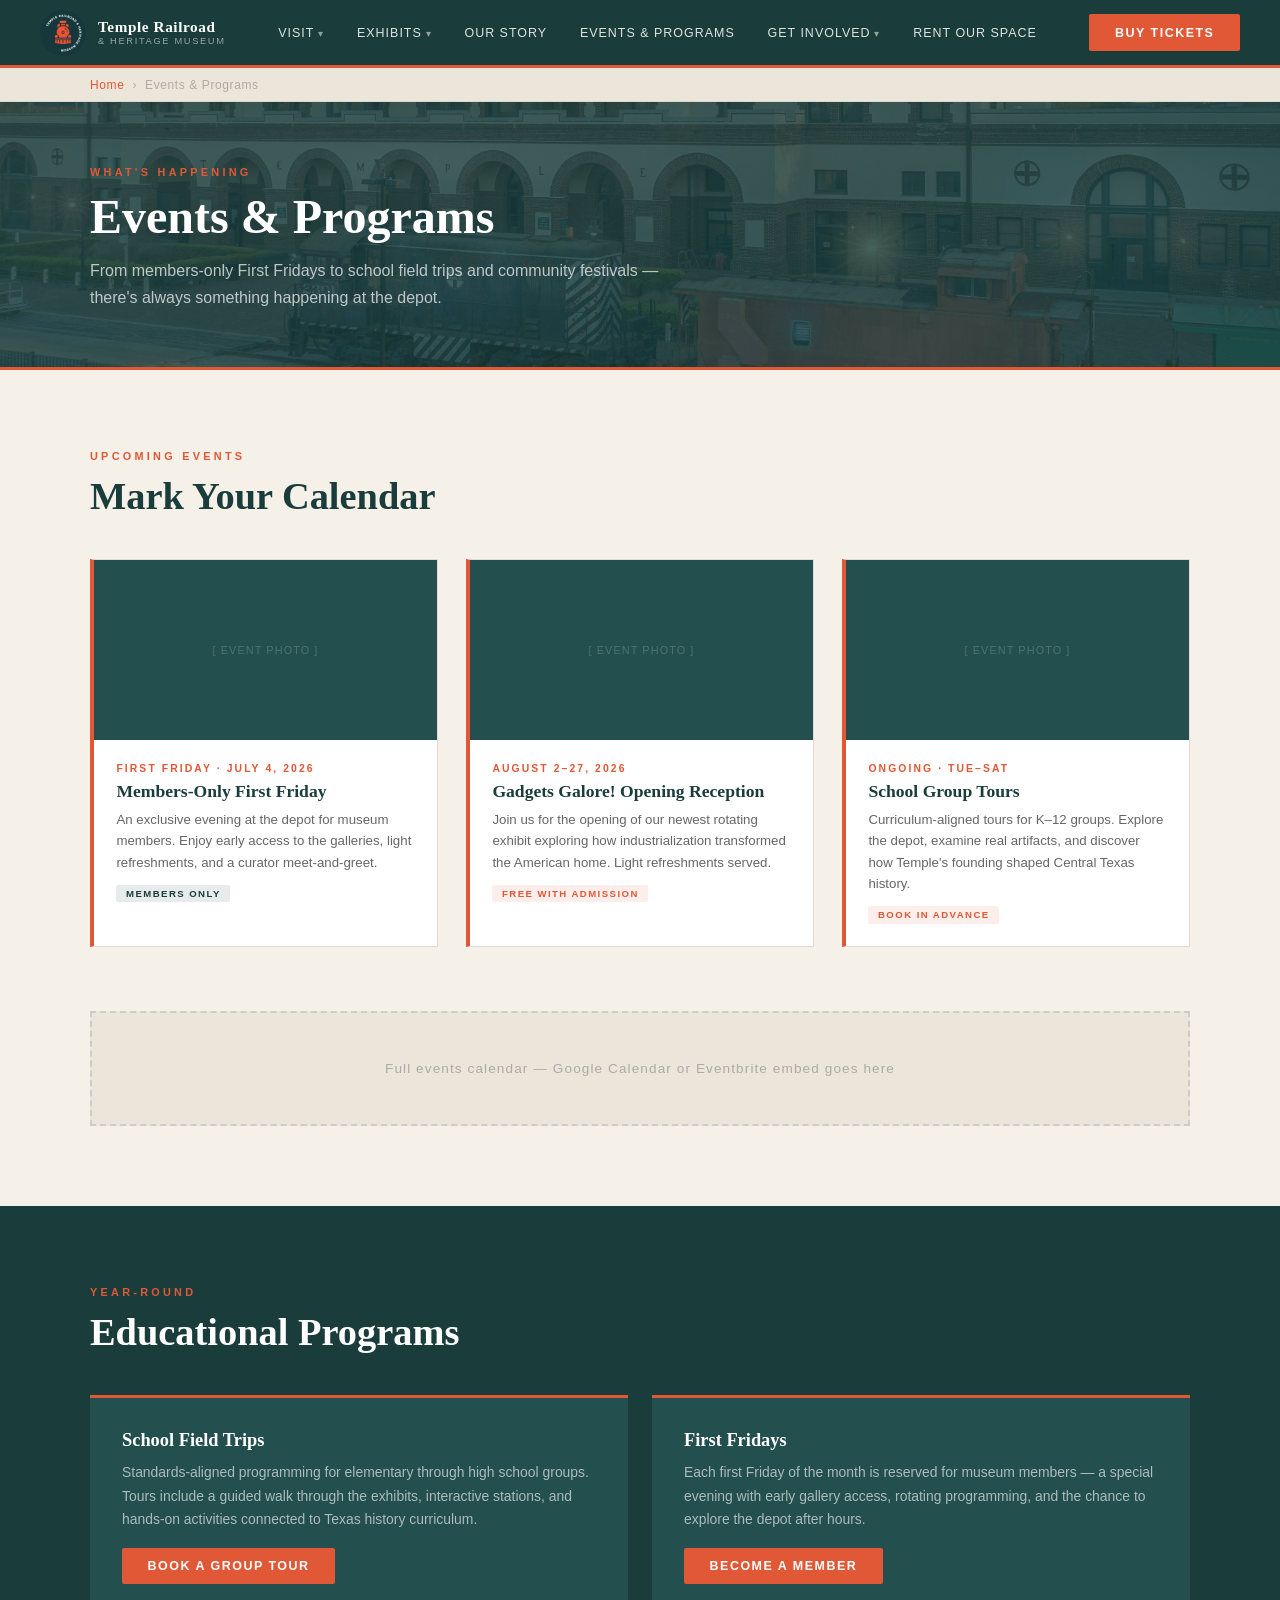
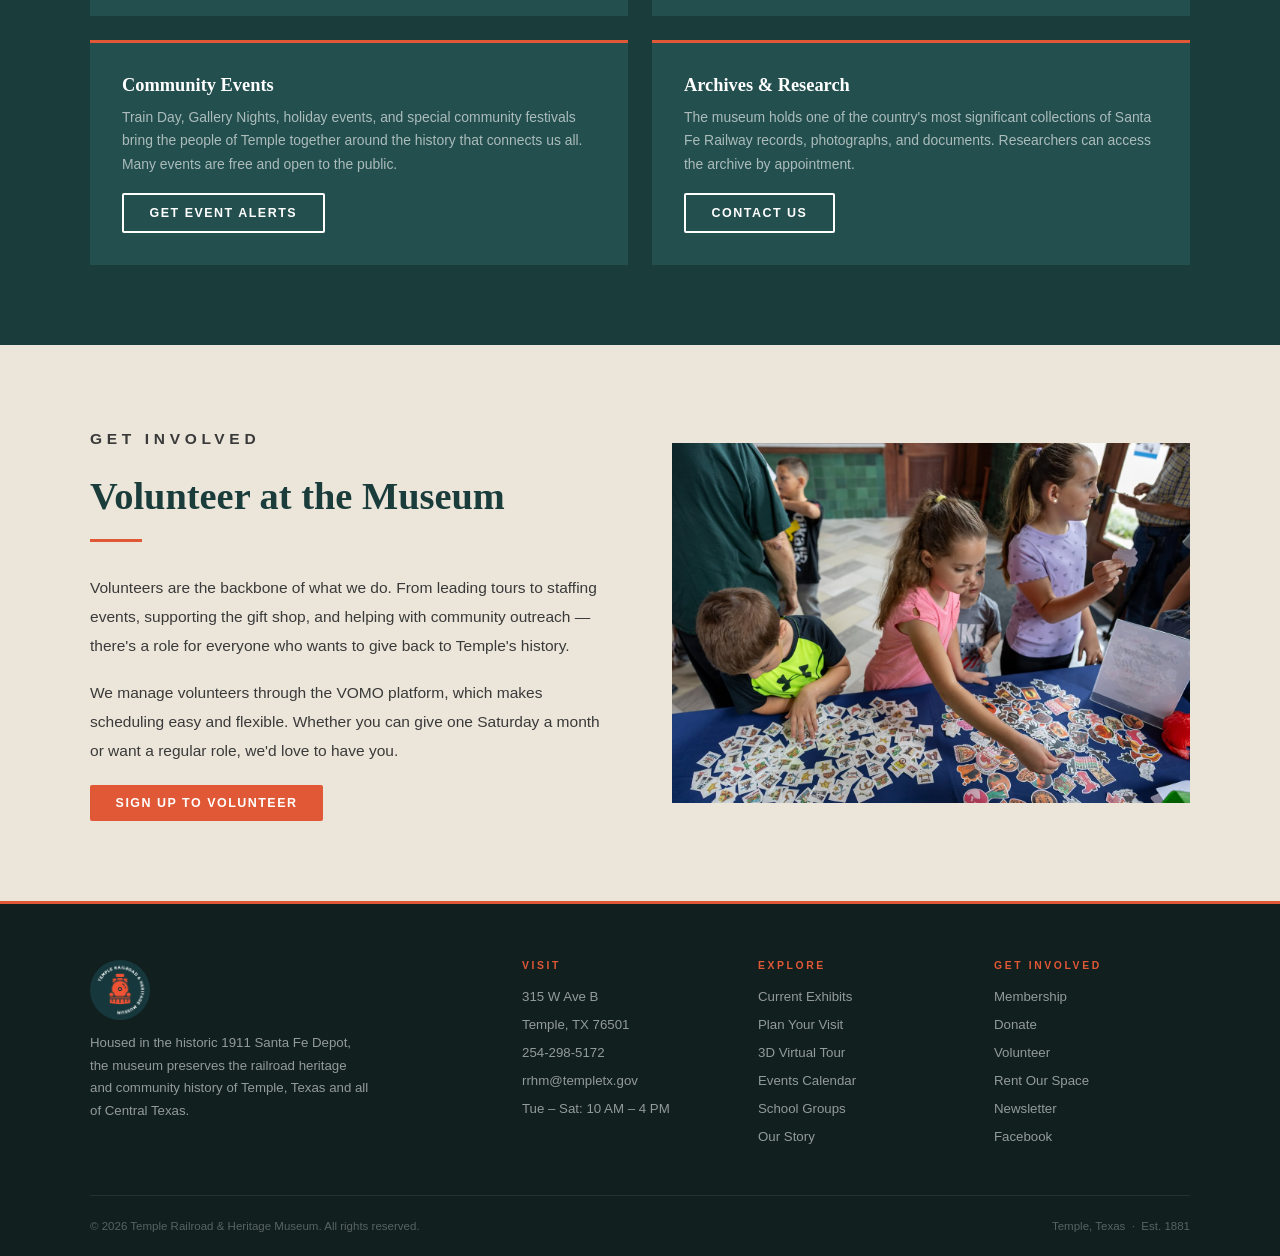
<file: events.html>
<!DOCTYPE html>
<html lang="en">
<head>
    <meta charset="UTF-8">
    <meta name="viewport" content="width=device-width, initial-scale=1.0">
    <title>Events & Programs | Temple Railroad & Heritage Museum</title>
    <link rel="stylesheet" href="css/style.css">
    <style>
        .events-main { padding: 5rem 2rem; background: var(--cream); }
        .events-grid { display: grid; grid-template-columns: repeat(3, 1fr); gap: 1.75rem; margin-bottom: 4rem; }
        .event-card { background: #fff; border: 1px solid #e0dbd3; border-left: 4px solid var(--coral); overflow: hidden; }
        .event-img { height: 180px; background: var(--teal-mid); display: flex; align-items: center; justify-content: center; font-size: 0.68rem; letter-spacing: 0.1em; text-transform: uppercase; color: rgba(255,255,255,0.2); }
        .event-body { padding: 1.4rem; }
        .event-date { font-size: 0.65rem; letter-spacing: 0.2em; text-transform: uppercase; color: var(--coral); font-weight: 700; margin-bottom: 0.4rem; }
        .event-title { font-family: var(--serif); font-size: 1.1rem; color: var(--teal); margin-bottom: 0.4rem; line-height: 1.3; }
        .event-desc { font-size: 0.83rem; color: #666; line-height: 1.6; }
        .event-tag { display: inline-block; font-size: 0.6rem; letter-spacing: 0.15em; text-transform: uppercase; font-weight: 700; padding: 0.2rem 0.6rem; border-radius: 2px; margin-top: 0.75rem; }
        .tag-members { background: rgba(26,61,60,0.1); color: var(--teal); }
        .tag-free { background: rgba(224,88,53,0.1); color: var(--coral); }

        .programs-section { padding: 5rem 2rem; background: var(--teal); }
        .programs-grid { display: grid; grid-template-columns: repeat(2, 1fr); gap: 1.5rem; margin-top: 2.5rem; }
        .program-card { background: var(--teal-mid); padding: 2rem; border-top: 3px solid var(--coral); }
        .program-card h3 { font-family: var(--serif); color: #fff; font-size: 1.15rem; margin-bottom: 0.6rem; }
        .program-card p { font-size: 0.87rem; color: rgba(255,255,255,0.62); line-height: 1.7; margin-bottom: 1rem; }

        .volunteer-section { padding: 5rem 2rem; background: var(--cream-alt); }
        .volunteer-grid { display: grid; grid-template-columns: 1fr 1fr; gap: 4rem; align-items: center; }
        .volunteer-text p { font-size: 0.97rem; line-height: 1.85; color: #3a3a3a; margin-bottom: 1.2rem; }
        .volunteer-photo img { width: 100%; height: 360px; object-fit: cover; }
    </style>
</head>
<body>

<nav>
    <a href="index.html" class="nav-logo">
        <img src="images/logo.png" alt="Temple Railroad & Heritage Museum">
        <div class="nav-logo-text"><span class="name">Temple Railroad</span><span class="sub">& Heritage Museum</span></div>
    </a>
    <ul class="nav-links">
        <li class="has-dropdown"><a href="visit.html">Visit</a><ul class="dropdown-menu"><li><a href="visit.html">Plan Your Visit</a></li><li><a href="visit.html#tour">3D Virtual Tour</a></li><li><a href="group-tours.html">Group Tours</a></li></ul></li>
        <li class="has-dropdown"><a href="exhibits.html">Exhibits</a><ul class="dropdown-menu"><li><a href="exhibits.html">Current Exhibits</a></li><li><a href="exhibits.html#upcoming">Upcoming</a></li><li><a href="exhibits.html#permanent">Permanent Collection</a></li></ul></li>
        <li><a href="about.html">Our Story</a></li>
        <li><a href="events.html">Events & Programs</a></li>
        <li class="has-dropdown"><a href="membership.html">Get Involved</a><ul class="dropdown-menu"><li><a href="membership.html">Become a Member</a></li><li><a href="foundation.html">Foundation Board</a></li><li><a href="index.html#donate">Donate</a></li><li><a href="events.html#volunteer">Volunteer</a></li><li><a href="index.html#newsletter">Newsletter</a></li></ul></li>
        <li><a href="rentals.html">Rent Our Space</a></li>
    </ul>
    <a href="visit.html" class="btn btn-coral">Buy Tickets</a>
</nav>

<div class="breadcrumb"><div class="section-inner"><a href="index.html">Home</a><span>›</span><span>Events & Programs</span></div></div>

<div class="page-hero">
    <div class="section-inner">
        <p class="section-label">What's Happening</p>
        <h1>Events & Programs</h1>
        <p class="sub">From members-only First Fridays to school field trips and community festivals — there's always something happening at the depot.</p>
    </div>
</div>

<section class="events-main">
    <div class="section-inner">
        <p class="section-label">Upcoming Events</p>
        <h2 class="section-heading" style="margin-bottom:2.5rem;">Mark Your Calendar</h2>
        <div class="events-grid">
            <div class="event-card">
                <div class="event-img">[ Event Photo ]</div>
                <div class="event-body">
                    <p class="event-date">First Friday · July 4, 2026</p>
                    <h3 class="event-title">Members-Only First Friday</h3>
                    <p class="event-desc">An exclusive evening at the depot for museum members. Enjoy early access to the galleries, light refreshments, and a curator meet-and-greet.</p>
                    <span class="event-tag tag-members">Members Only</span>
                </div>
            </div>
            <div class="event-card">
                <div class="event-img">[ Event Photo ]</div>
                <div class="event-body">
                    <p class="event-date">August 2–27, 2026</p>
                    <h3 class="event-title">Gadgets Galore! Opening Reception</h3>
                    <p class="event-desc">Join us for the opening of our newest rotating exhibit exploring how industrialization transformed the American home. Light refreshments served.</p>
                    <span class="event-tag tag-free">Free with Admission</span>
                </div>
            </div>
            <div class="event-card">
                <div class="event-img">[ Event Photo ]</div>
                <div class="event-body">
                    <p class="event-date">Ongoing · Tue–Sat</p>
                    <h3 class="event-title">School Group Tours</h3>
                    <p class="event-desc">Curriculum-aligned tours for K–12 groups. Explore the depot, examine real artifacts, and discover how Temple's founding shaped Central Texas history.</p>
                    <span class="event-tag tag-free">Book in Advance</span>
                </div>
            </div>
        </div>
        <div style="text-align:center;padding:3rem;background:var(--cream-alt);border:2px dashed #ccc;">
            <p style="color:#aaa;font-size:0.85rem;letter-spacing:0.08em;">Full events calendar — Google Calendar or Eventbrite embed goes here</p>
        </div>
    </div>
</section>

<section class="programs-section">
    <div class="section-inner">
        <p class="section-label on-dark">Year-Round</p>
        <h2 class="section-heading light">Educational Programs</h2>
        <div class="programs-grid">
            <div class="program-card">
                <h3>School Field Trips</h3>
                <p>Standards-aligned programming for elementary through high school groups. Tours include a guided walk through the exhibits, interactive stations, and hands-on activities connected to Texas history curriculum.</p>
                <a href="group-tours.html" class="btn btn-coral">Book a Group Tour</a>
            </div>
            <div class="program-card">
                <h3>First Fridays</h3>
                <p>Each first Friday of the month is reserved for museum members — a special evening with early gallery access, rotating programming, and the chance to explore the depot after hours.</p>
                <a href="membership.html" class="btn btn-coral">Become a Member</a>
            </div>
            <div class="program-card">
                <h3>Community Events</h3>
                <p>Train Day, Gallery Nights, holiday events, and special community festivals bring the people of Temple together around the history that connects us all. Many events are free and open to the public.</p>
                <a href="index.html#newsletter" class="btn btn-outline-white">Get Event Alerts</a>
            </div>
            <div class="program-card">
                <h3>Archives & Research</h3>
                <p>The museum holds one of the country's most significant collections of Santa Fe Railway records, photographs, and documents. Researchers can access the archive by appointment.</p>
                <a href="visit.html" class="btn btn-outline-white">Contact Us</a>
            </div>
        </div>
    </div>
</section>

<section class="volunteer-section" id="volunteer">
    <div class="section-inner">
        <div class="volunteer-grid">
            <div class="volunteer-text">
                <p class="section-label">Get Involved</p>
                <h2 class="section-heading">Volunteer at the Museum</h2>
                <div class="divider"></div>
                <p>Volunteers are the backbone of what we do. From leading tours to staffing events, supporting the gift shop, and helping with community outreach — there's a role for everyone who wants to give back to Temple's history.</p>
                <p>We manage volunteers through the VOMO platform, which makes scheduling easy and flexible. Whether you can give one Saturday a month or want a regular role, we'd love to have you.</p>
                <a href="#" class="btn btn-coral">Sign Up to Volunteer</a>
            </div>
            <div class="volunteer-photo">
                <img src="images/stem-camp-kids.jpg" alt="Kids at a STEM camp activity in the depot lobby">
            </div>
        </div>
    </div>
</section>

<footer>
    <div class="footer-grid">
        <div class="footer-brand"><img src="images/logo.png" alt="Temple Railroad & Heritage Museum"><p>Housed in the historic 1911 Santa Fe Depot, the museum preserves the railroad heritage and community history of Temple, Texas and all of Central Texas.</p></div>
        <div class="footer-col"><h4>Visit</h4><ul><li>315 W Ave B</li><li>Temple, TX 76501</li><li>254-298-5172</li><li><a href="mailto:rrhm@templetx.gov">rrhm@templetx.gov</a></li><li style="margin-top:0.5rem;">Tue – Sat: 10 AM – 4 PM</li></ul></div>
        <div class="footer-col"><h4>Explore</h4><ul><li><a href="exhibits.html">Current Exhibits</a></li><li><a href="visit.html">Plan Your Visit</a></li><li><a href="visit.html#tour">3D Virtual Tour</a></li><li><a href="events.html">Events Calendar</a></li><li><a href="group-tours.html">School Groups</a></li><li><a href="about.html">Our Story</a></li></ul></div>
        <div class="footer-col"><h4>Get Involved</h4><ul><li><a href="membership.html">Membership</a></li><li><a href="index.html#donate">Donate</a></li><li><a href="events.html#volunteer">Volunteer</a></li><li><a href="rentals.html">Rent Our Space</a></li><li><a href="index.html#newsletter">Newsletter</a></li><li><a href="https://facebook.com/templerrhm/" target="_blank">Facebook</a></li></ul></div>
    </div>
    <div class="footer-bottom"><span>© 2026 Temple Railroad & Heritage Museum. All rights reserved.</span><span>Temple, Texas &nbsp;·&nbsp; Est. 1881</span></div>
</footer>
<script src="js/main.js"></script>
</body>
</html>
</file>
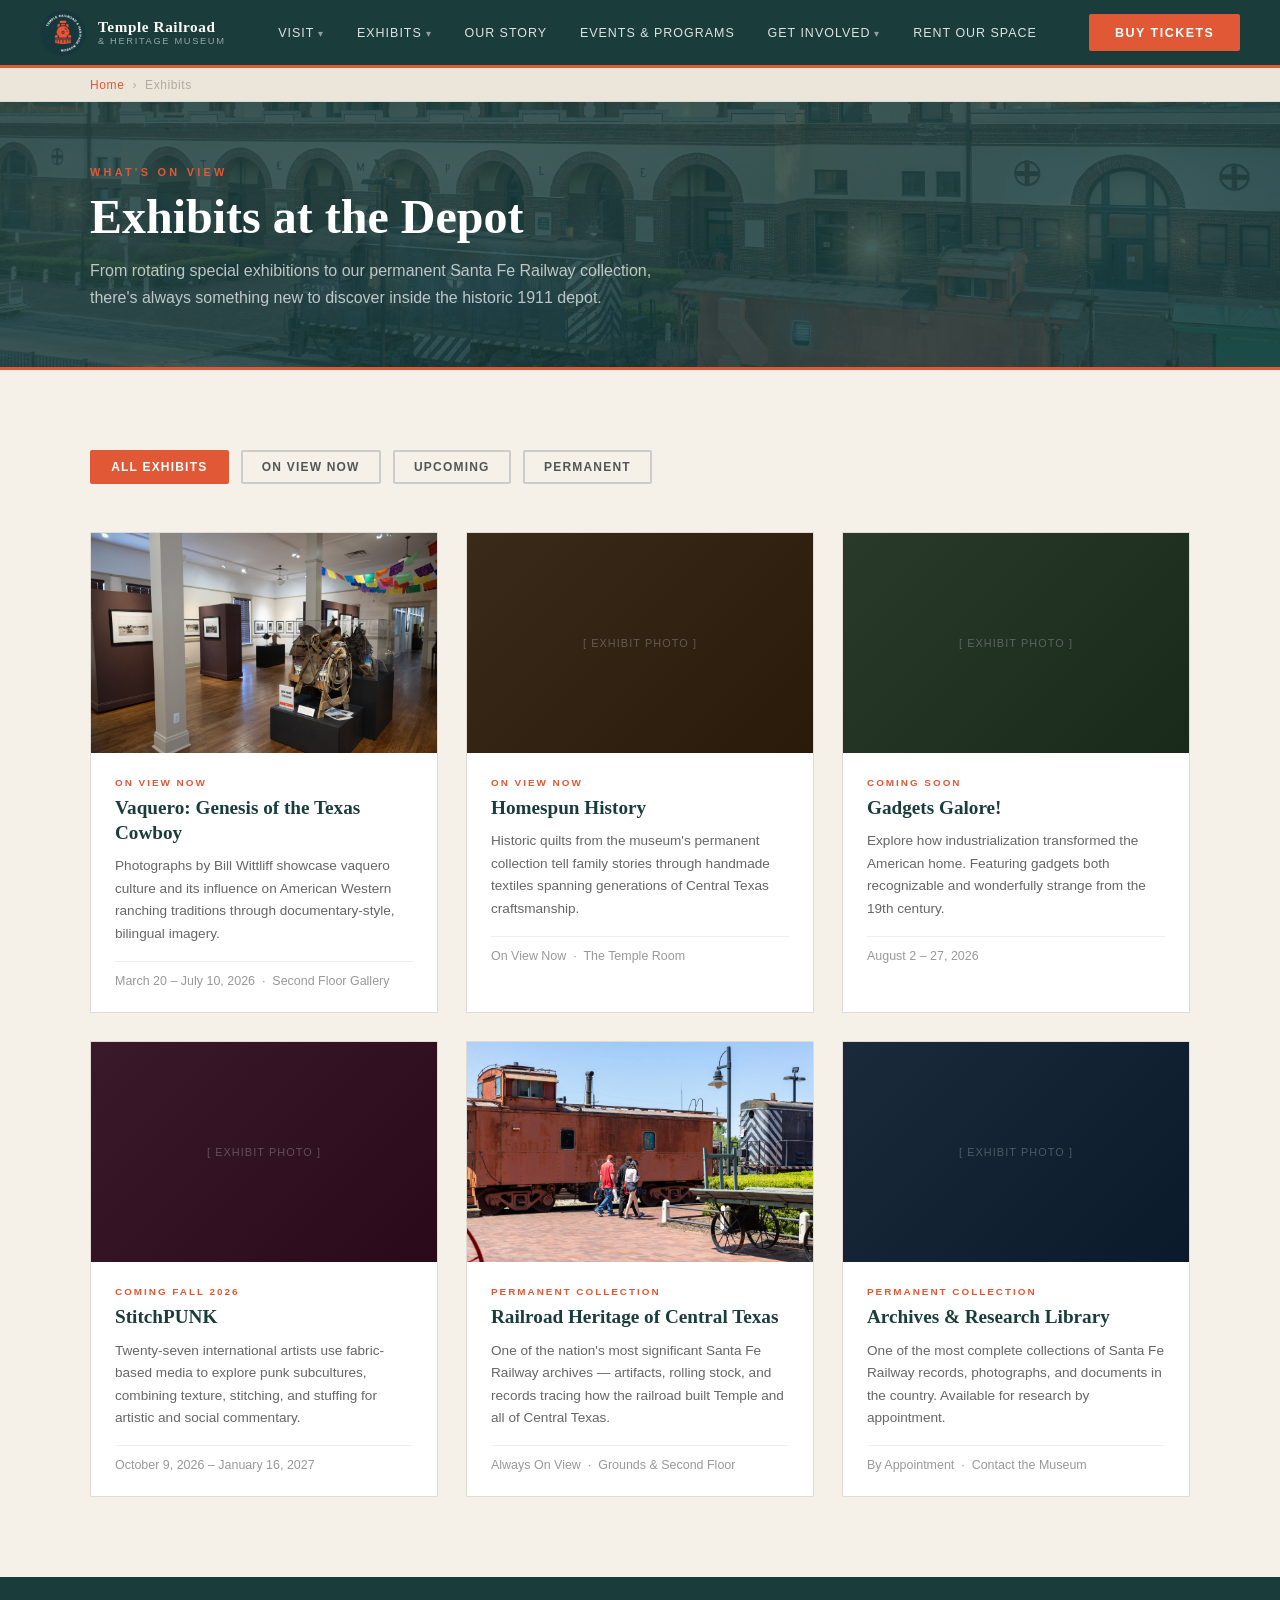
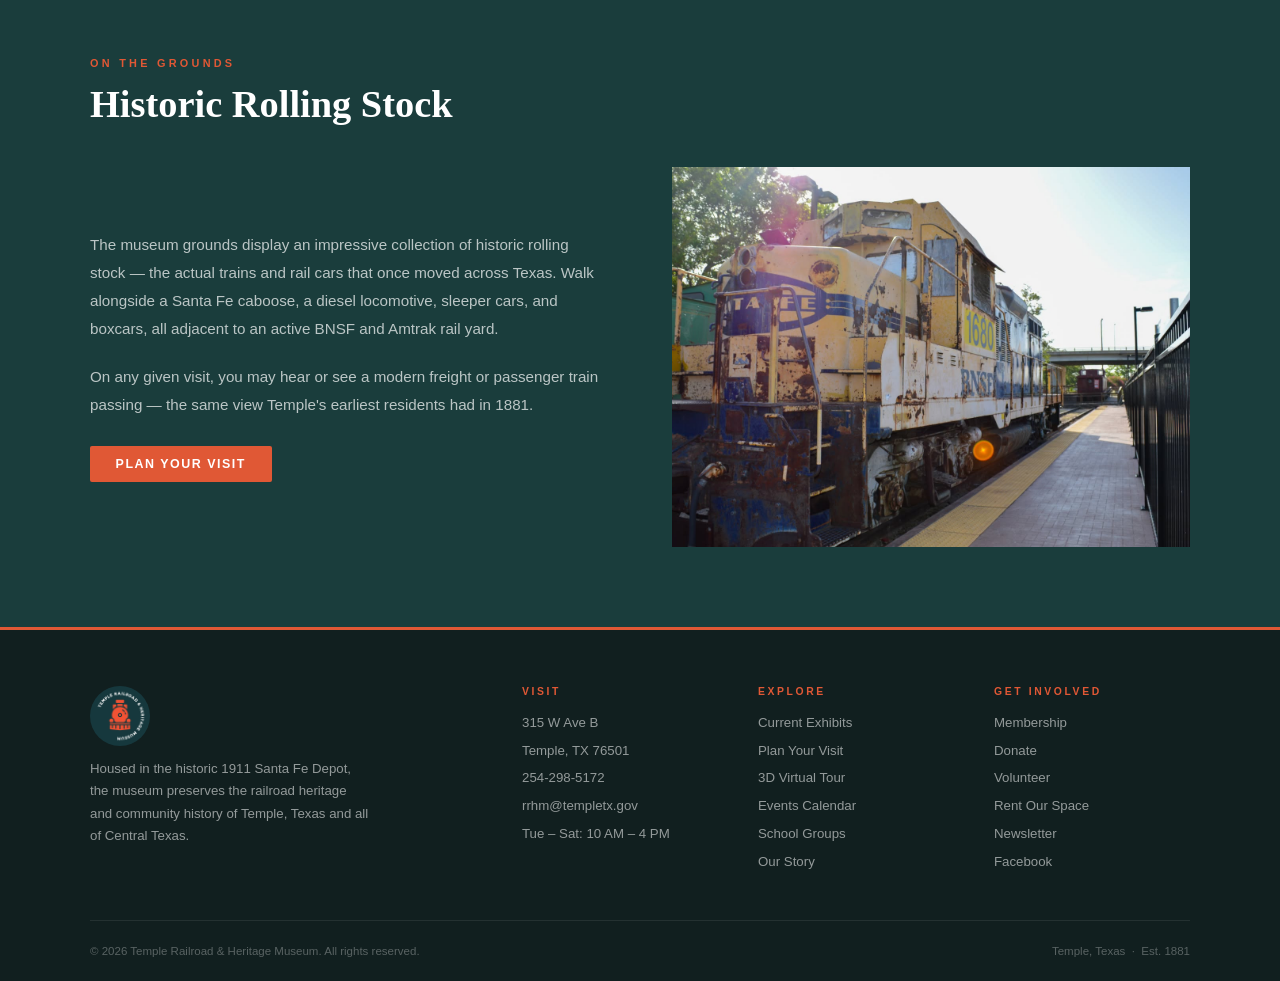
<file: exhibits.html>
<!DOCTYPE html>
<html lang="en">
<head>
    <meta charset="UTF-8">
    <meta name="viewport" content="width=device-width, initial-scale=1.0">
    <title>Exhibits | Temple Railroad & Heritage Museum</title>
    <link rel="stylesheet" href="css/style.css">
    <style>
        .exhibits-main { padding: 5rem 2rem; background: var(--cream); }
        .exhibit-filter {
            display: flex;
            gap: 0.75rem;
            margin-bottom: 3rem;
            flex-wrap: wrap;
        }
        .filter-btn {
            padding: 0.5rem 1.2rem;
            border: 2px solid #ccc;
            background: transparent;
            font-size: 0.75rem;
            font-weight: 700;
            letter-spacing: 0.1em;
            text-transform: uppercase;
            cursor: pointer;
            border-radius: 2px;
            font-family: var(--sans);
            transition: all 0.2s;
            color: #555;
        }
        .filter-btn.active, .filter-btn:hover {
            border-color: var(--coral);
            background: var(--coral);
            color: #fff;
        }
        .exhibits-grid {
            display: grid;
            grid-template-columns: repeat(3, 1fr);
            gap: 1.75rem;
        }
        .exhibit-card {
            background: #fff;
            border: 1px solid #e0dbd3;
            overflow: hidden;
            transition: transform 0.2s, box-shadow 0.2s;
        }
        .exhibit-card:hover { transform: translateY(-4px); box-shadow: 0 8px 24px rgba(0,0,0,0.1); }
        .exhibit-img {
            height: 220px;
            background: var(--teal-mid);
            display: flex;
            align-items: center;
            justify-content: center;
            font-size: 0.68rem;
            letter-spacing: 0.1em;
            text-transform: uppercase;
            color: rgba(255,255,255,0.25);
            overflow: hidden;
        }
        .exhibit-img img { width: 100%; height: 100%; object-fit: cover; }
        .exhibit-body { padding: 1.5rem; }
        .exhibit-tag { font-size: 0.62rem; letter-spacing: 0.2em; text-transform: uppercase; color: var(--coral); font-weight: 700; margin-bottom: 0.5rem; }
        .exhibit-title { font-family: var(--serif); font-size: 1.2rem; color: var(--teal); margin-bottom: 0.6rem; line-height: 1.3; }
        .exhibit-desc { font-size: 0.85rem; color: #666; line-height: 1.65; margin-bottom: 1rem; }
        .exhibit-dates { font-size: 0.78rem; color: #999; border-top: 1px solid #eee; padding-top: 0.75rem; }

        .permanent-section { padding: 5rem 2rem; background: var(--teal); }
        .perm-grid { display: grid; grid-template-columns: 1fr 1fr; gap: 4rem; align-items: center; margin-top: 2.5rem; }
        .perm-text p { font-size: 0.95rem; line-height: 1.85; color: rgba(255,255,255,0.7); margin-bottom: 1.2rem; }
        .perm-photo img { width: 100%; height: 380px; object-fit: cover; }
    </style>
</head>
<body>

<nav>
    <a href="index.html" class="nav-logo">
        <img src="images/logo.png" alt="Temple Railroad & Heritage Museum">
        <div class="nav-logo-text">
            <span class="name">Temple Railroad</span>
            <span class="sub">& Heritage Museum</span>
        </div>
    </a>
    <ul class="nav-links">
        <li class="has-dropdown"><a href="visit.html">Visit</a>
            <ul class="dropdown-menu">
                <li><a href="visit.html">Plan Your Visit</a></li>
                <li><a href="visit.html#tour">3D Virtual Tour</a></li>
                <li><a href="group-tours.html">Group Tours</a></li>
            </ul>
        </li>
        <li class="has-dropdown"><a href="exhibits.html">Exhibits</a>
            <ul class="dropdown-menu">
                <li><a href="exhibits.html">Current Exhibits</a></li>
                <li><a href="exhibits.html#upcoming">Upcoming</a></li>
                <li><a href="exhibits.html#permanent">Permanent Collection</a></li>
            </ul>
        </li>
        <li><a href="about.html">Our Story</a></li>
        <li><a href="events.html">Events & Programs</a></li>
        <li class="has-dropdown"><a href="membership.html">Get Involved</a>
            <ul class="dropdown-menu">
                <li><a href="membership.html">Become a Member</a></li>
                <li><a href="foundation.html">Foundation Board</a></li>
                <li><a href="index.html#donate">Donate</a></li>
                <li><a href="events.html#volunteer">Volunteer</a></li>
                <li><a href="index.html#newsletter">Newsletter</a></li>
            </ul>
        </li>
        <li><a href="rentals.html">Rent Our Space</a></li>
    </ul>
    <a href="visit.html" class="btn btn-coral">Buy Tickets</a>
</nav>

<div class="breadcrumb">
    <div class="section-inner">
        <a href="index.html">Home</a><span>›</span><span>Exhibits</span>
    </div>
</div>

<div class="page-hero">
    <div class="section-inner">
        <p class="section-label">What's On View</p>
        <h1>Exhibits at the Depot</h1>
        <p class="sub">From rotating special exhibitions to our permanent Santa Fe Railway collection, there's always something new to discover inside the historic 1911 depot.</p>
    </div>
</div>

<section class="exhibits-main">
    <div class="section-inner">
        <div class="exhibit-filter">
            <button class="filter-btn active">All Exhibits</button>
            <button class="filter-btn">On View Now</button>
            <button class="filter-btn">Upcoming</button>
            <button class="filter-btn">Permanent</button>
        </div>
        <div class="exhibits-grid">
            <div class="exhibit-card">
                <div class="exhibit-img"><img src="images/vaquero-exhibit-gallery.jpg" alt="Vaquero exhibit — saddles, photographs, and papel picado on display"></div>
                <div class="exhibit-body">
                    <p class="exhibit-tag">On View Now</p>
                    <h3 class="exhibit-title">Vaquero: Genesis of the Texas Cowboy</h3>
                    <p class="exhibit-desc">Photographs by Bill Wittliff showcase vaquero culture and its influence on American Western ranching traditions through documentary-style, bilingual imagery.</p>
                    <p class="exhibit-dates">March 20 – July 10, 2026 &nbsp;·&nbsp; Second Floor Gallery</p>
                </div>
            </div>
            <div class="exhibit-card">
                <div class="exhibit-img" style="background:linear-gradient(135deg,#3a2a1a,#2a1a0a);">[ Exhibit Photo ]</div>
                <div class="exhibit-body">
                    <p class="exhibit-tag">On View Now</p>
                    <h3 class="exhibit-title">Homespun History</h3>
                    <p class="exhibit-desc">Historic quilts from the museum's permanent collection tell family stories through handmade textiles spanning generations of Central Texas craftsmanship.</p>
                    <p class="exhibit-dates">On View Now &nbsp;·&nbsp; The Temple Room</p>
                </div>
            </div>
            <div class="exhibit-card" id="upcoming">
                <div class="exhibit-img" style="background:linear-gradient(135deg,#2a3a2a,#1a2a1a);">[ Exhibit Photo ]</div>
                <div class="exhibit-body">
                    <p class="exhibit-tag">Coming Soon</p>
                    <h3 class="exhibit-title">Gadgets Galore!</h3>
                    <p class="exhibit-desc">Explore how industrialization transformed the American home. Featuring gadgets both recognizable and wonderfully strange from the 19th century.</p>
                    <p class="exhibit-dates">August 2 – 27, 2026</p>
                </div>
            </div>
            <div class="exhibit-card">
                <div class="exhibit-img" style="background:linear-gradient(135deg,#3a1a2a,#2a0a1a);">[ Exhibit Photo ]</div>
                <div class="exhibit-body">
                    <p class="exhibit-tag">Coming Fall 2026</p>
                    <h3 class="exhibit-title">StitchPUNK</h3>
                    <p class="exhibit-desc">Twenty-seven international artists use fabric-based media to explore punk subcultures, combining texture, stitching, and stuffing for artistic and social commentary.</p>
                    <p class="exhibit-dates">October 9, 2026 – January 16, 2027</p>
                </div>
            </div>
            <div class="exhibit-card" id="permanent">
                <div class="exhibit-img"><img src="images/grounds-caboose.jpg" alt="Rolling stock on museum grounds"></div>
                <div class="exhibit-body">
                    <p class="exhibit-tag">Permanent Collection</p>
                    <h3 class="exhibit-title">Railroad Heritage of Central Texas</h3>
                    <p class="exhibit-desc">One of the nation's most significant Santa Fe Railway archives — artifacts, rolling stock, and records tracing how the railroad built Temple and all of Central Texas.</p>
                    <p class="exhibit-dates">Always On View &nbsp;·&nbsp; Grounds & Second Floor</p>
                </div>
            </div>
            <div class="exhibit-card">
                <div class="exhibit-img" style="background:linear-gradient(135deg,#1a2a3a,#0a1a2a);">[ Exhibit Photo ]</div>
                <div class="exhibit-body">
                    <p class="exhibit-tag">Permanent Collection</p>
                    <h3 class="exhibit-title">Archives & Research Library</h3>
                    <p class="exhibit-desc">One of the most complete collections of Santa Fe Railway records, photographs, and documents in the country. Available for research by appointment.</p>
                    <p class="exhibit-dates">By Appointment &nbsp;·&nbsp; Contact the Museum</p>
                </div>
            </div>
        </div>
    </div>
</section>

<section class="permanent-section">
    <div class="section-inner">
        <p class="section-label on-dark">On the Grounds</p>
        <h2 class="section-heading light">Historic Rolling Stock</h2>
        <div class="perm-grid">
            <div class="perm-text">
                <p>The museum grounds display an impressive collection of historic rolling stock — the actual trains and rail cars that once moved across Texas. Walk alongside a Santa Fe caboose, a diesel locomotive, sleeper cars, and boxcars, all adjacent to an active BNSF and Amtrak rail yard.</p>
                <p>On any given visit, you may hear or see a modern freight or passenger train passing — the same view Temple's earliest residents had in 1881.</p>
                <a href="visit.html" class="btn btn-coral" style="margin-top:0.5rem;">Plan Your Visit</a>
            </div>
            <div class="perm-photo">
                <img src="images/santa-fe-locomotive.jpg" alt="Santa Fe locomotive #1680 at the museum platform">
            </div>
        </div>
    </div>
</section>

<footer>
    <div class="footer-grid">
        <div class="footer-brand">
            <img src="images/logo.png" alt="Temple Railroad & Heritage Museum">
            <p>Housed in the historic 1911 Santa Fe Depot, the museum preserves the railroad heritage and community history of Temple, Texas and all of Central Texas.</p>
        </div>
        <div class="footer-col">
            <h4>Visit</h4>
            <ul>
                <li>315 W Ave B</li><li>Temple, TX 76501</li>
                <li>254-298-5172</li>
                <li><a href="mailto:rrhm@templetx.gov">rrhm@templetx.gov</a></li>
                <li style="margin-top:0.5rem;">Tue – Sat: 10 AM – 4 PM</li>
            </ul>
        </div>
        <div class="footer-col">
            <h4>Explore</h4>
            <ul>
                <li><a href="exhibits.html">Current Exhibits</a></li>
                <li><a href="visit.html">Plan Your Visit</a></li>
                <li><a href="visit.html#tour">3D Virtual Tour</a></li>
                <li><a href="events.html">Events Calendar</a></li>
                <li><a href="group-tours.html">School Groups</a></li>
                <li><a href="about.html">Our Story</a></li>
            </ul>
        </div>
        <div class="footer-col">
            <h4>Get Involved</h4>
            <ul>
                <li><a href="membership.html">Membership</a></li>
                <li><a href="index.html#donate">Donate</a></li>
                <li><a href="events.html#volunteer">Volunteer</a></li>
                <li><a href="rentals.html">Rent Our Space</a></li>
                <li><a href="index.html#newsletter">Newsletter</a></li>
                <li><a href="https://facebook.com/templerrhm/" target="_blank">Facebook</a></li>
            </ul>
        </div>
    </div>
    <div class="footer-bottom">
        <span>© 2026 Temple Railroad & Heritage Museum. All rights reserved.</span>
        <span>Temple, Texas &nbsp;·&nbsp; Est. 1881</span>
    </div>
</footer>

<script>
    document.querySelectorAll('.filter-btn').forEach(btn => {
        btn.addEventListener('click', () => {
            document.querySelectorAll('.filter-btn').forEach(b => b.classList.remove('active'));
            btn.classList.add('active');
        });
    });
</script>
<script src="js/main.js"></script>
</body>
</html>
</file>
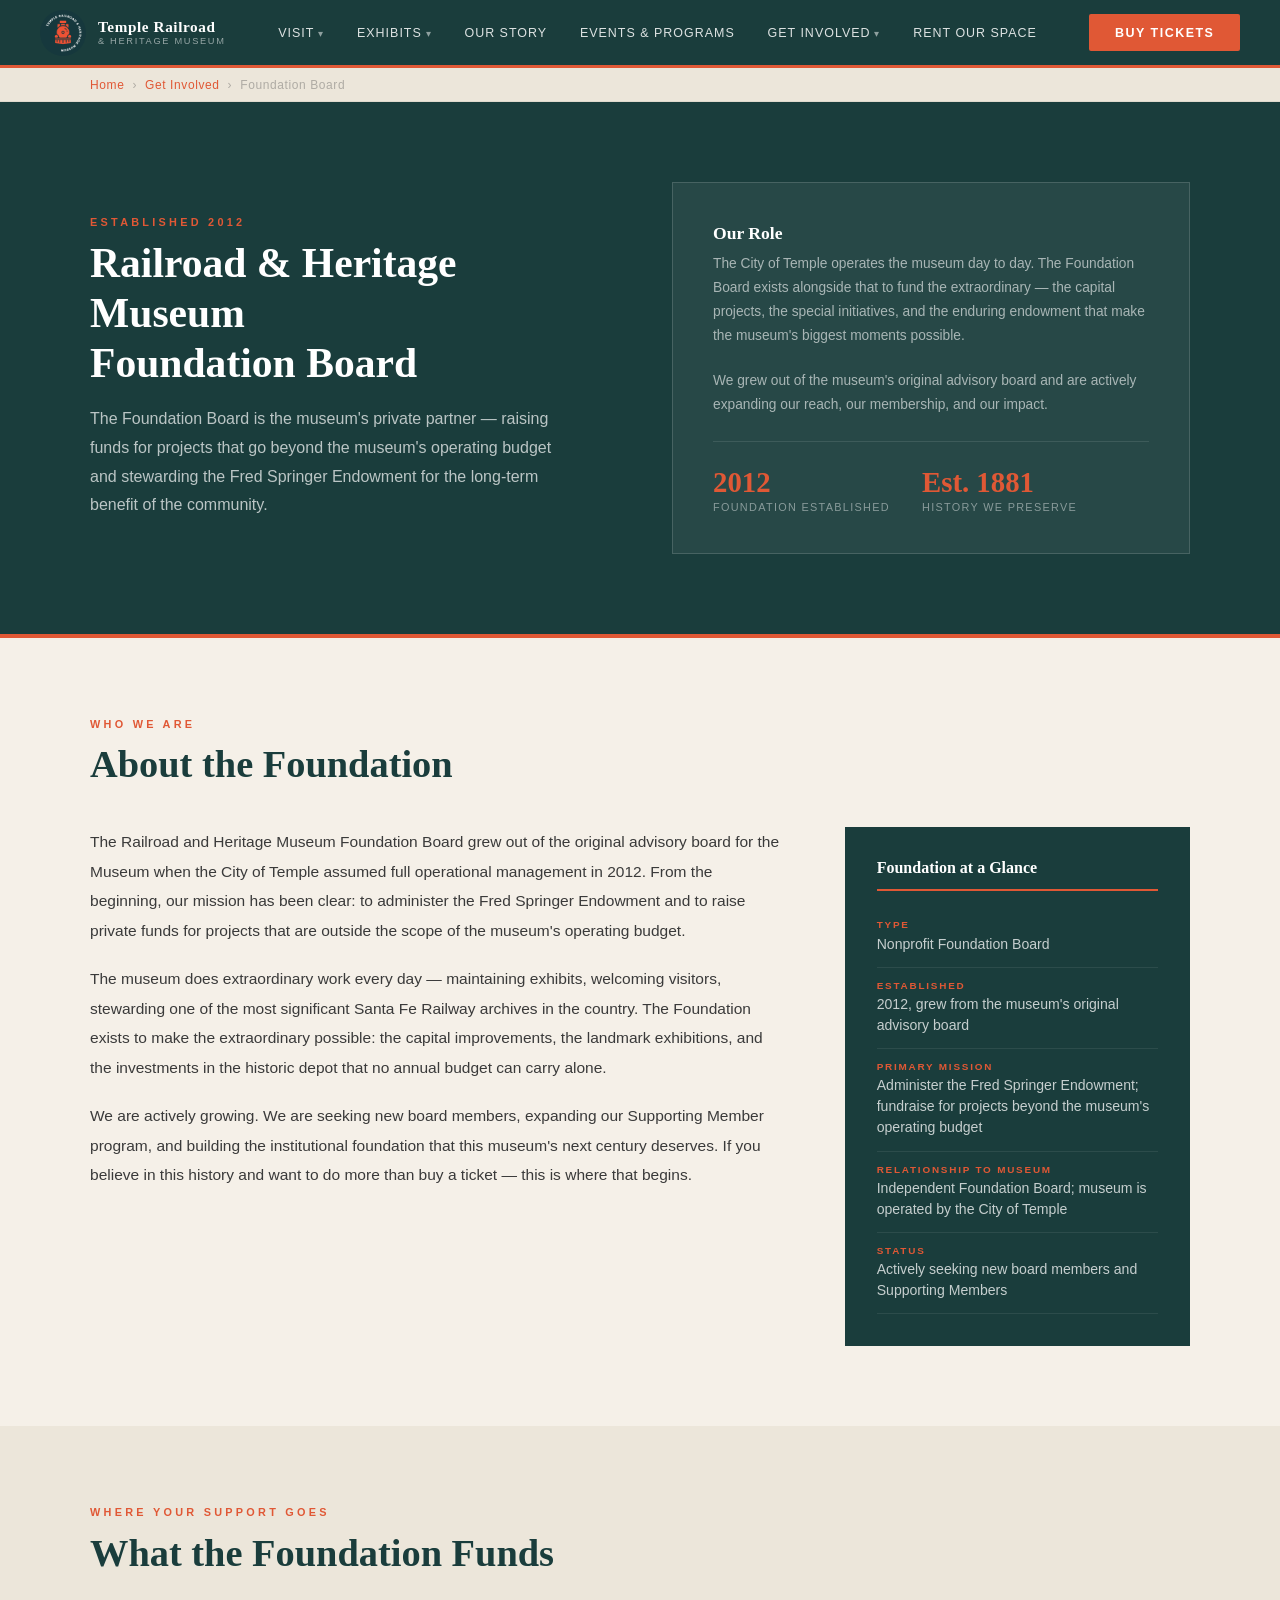
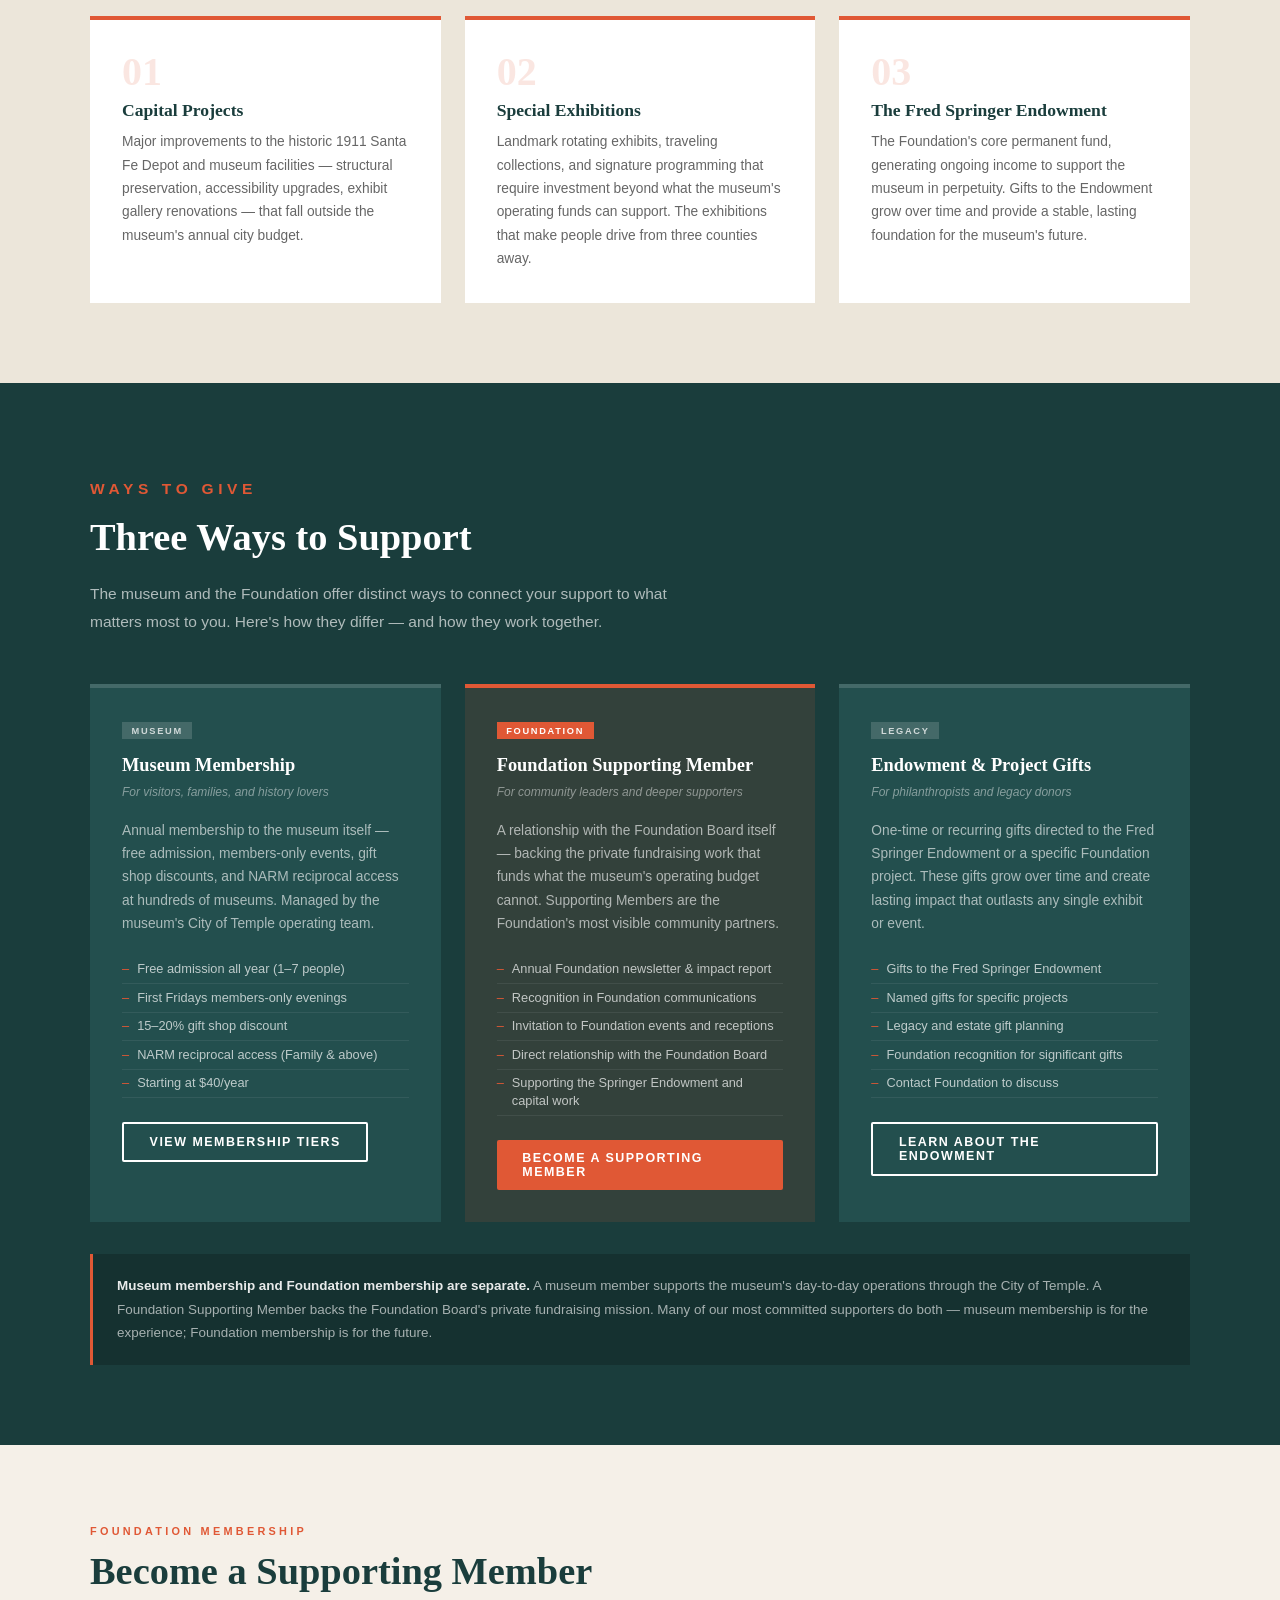
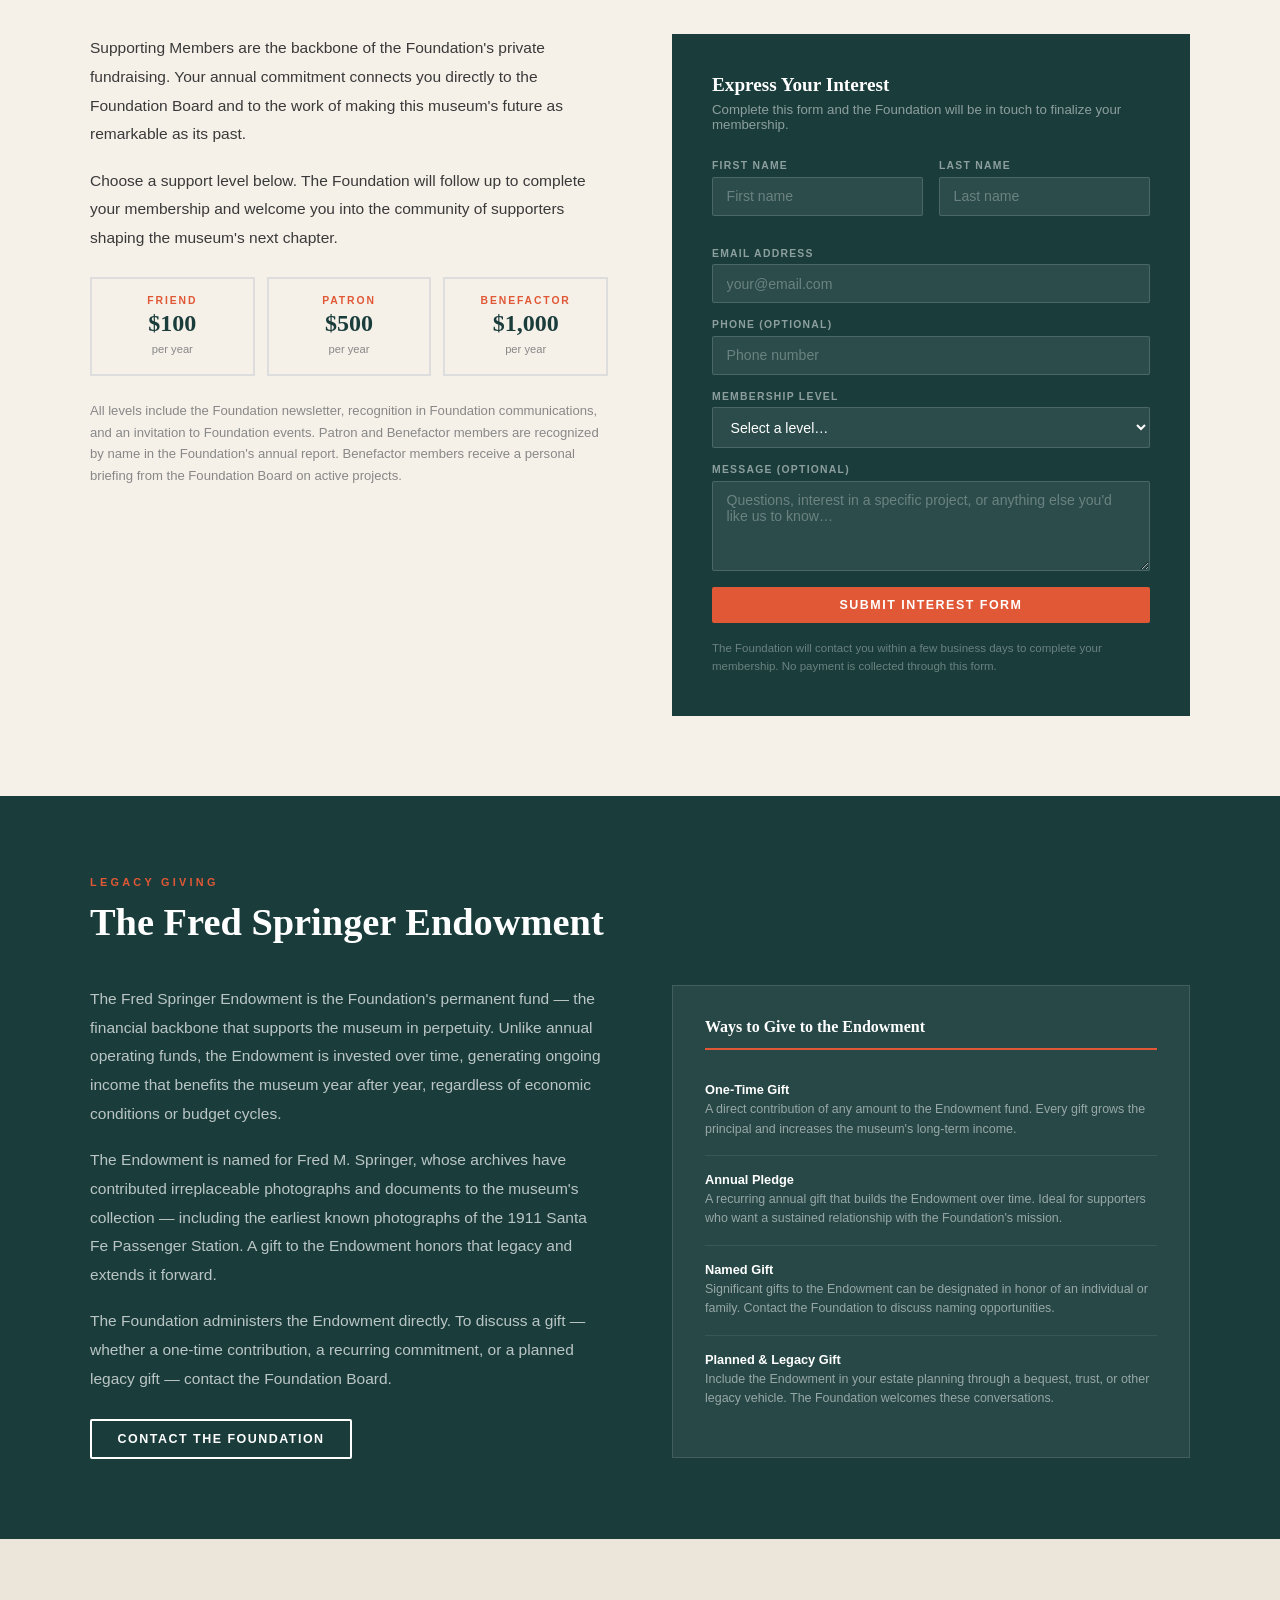
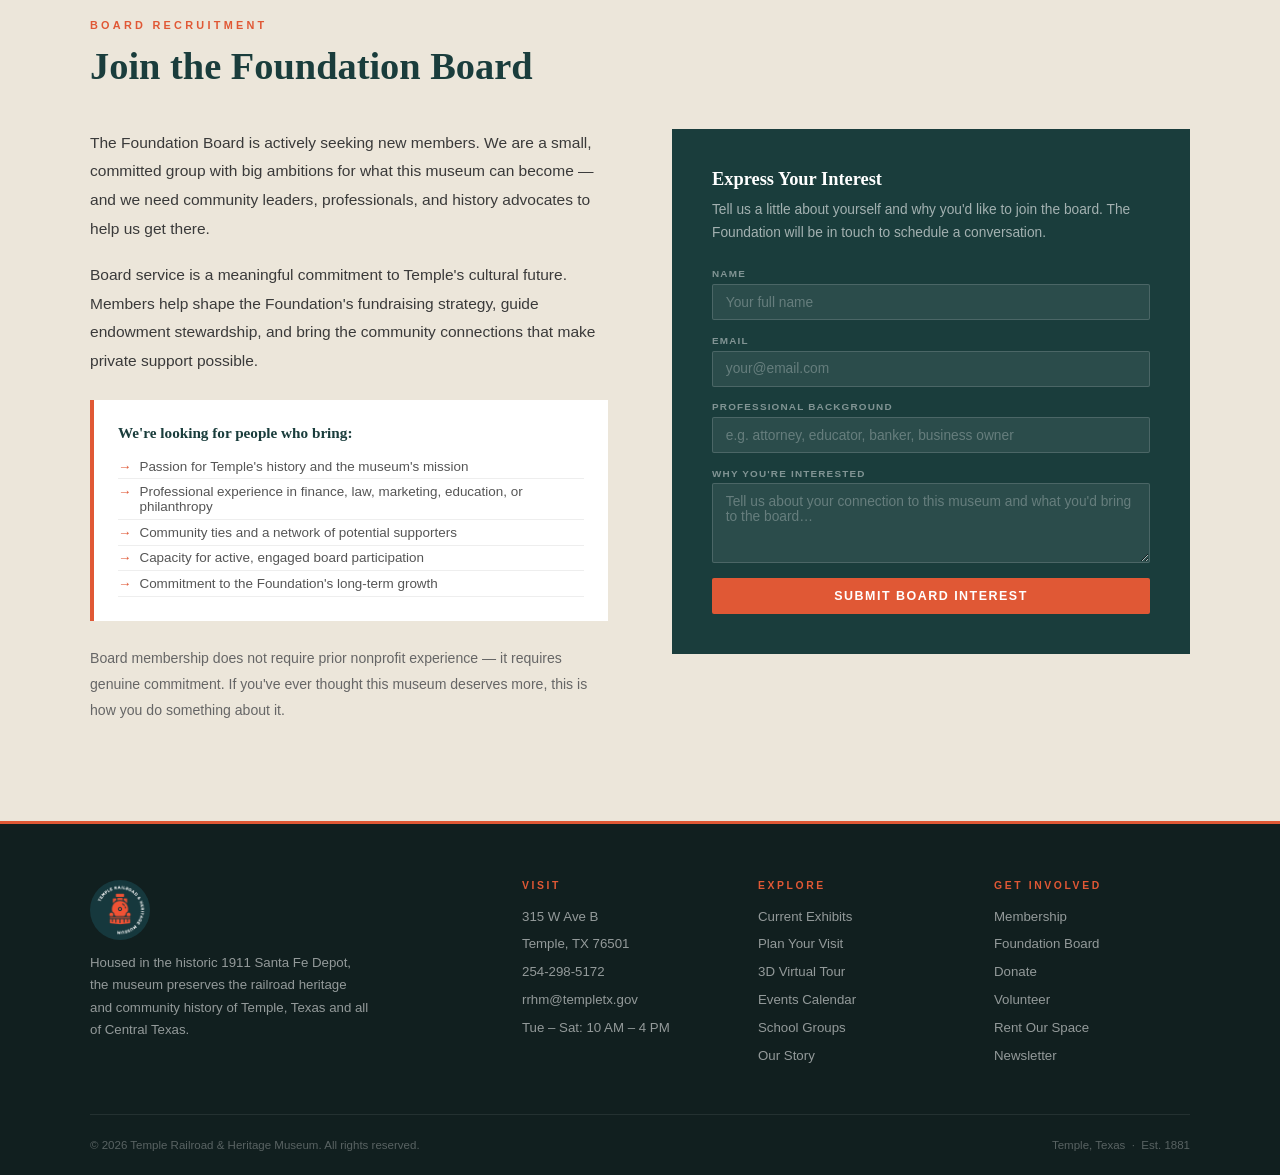
<file: foundation.html>
<!DOCTYPE html>
<html lang="en">
<head>
    <meta charset="UTF-8">
    <meta name="viewport" content="width=device-width, initial-scale=1.0">
    <title>Foundation Board | Temple Railroad & Heritage Museum</title>
    <link rel="stylesheet" href="css/style.css">
    <style>
        /* ── FOUNDATION HERO ─── */
        .foundation-hero { padding: 5rem 2rem; background: var(--teal); border-bottom: 4px solid var(--coral); }
        .foundation-hero .section-inner { display: grid; grid-template-columns: 1fr 1fr; gap: 4rem; align-items: center; }
        .foundation-hero-text p.section-label { color: var(--coral); }
        .foundation-hero-text h1 { font-family: var(--serif); font-size: 2.6rem; color: #fff; line-height: 1.2; margin: 0.5rem 0 1rem; }
        .foundation-hero-text .lead { font-size: 1rem; color: rgba(255,255,255,0.7); line-height: 1.8; max-width: 480px; }
        .foundation-hero-badge { background: rgba(255,255,255,0.06); border: 1px solid rgba(255,255,255,0.15); padding: 2.5rem; }
        .foundation-hero-badge h3 { font-family: var(--serif); color: #fff; font-size: 1.1rem; margin-bottom: 0.5rem; }
        .foundation-hero-badge p { font-size: 0.86rem; color: rgba(255,255,255,0.6); line-height: 1.75; margin-bottom: 1.25rem; }
        .badge-stat { display: flex; gap: 2rem; margin-top: 1.5rem; border-top: 1px solid rgba(255,255,255,0.1); padding-top: 1.5rem; }
        .badge-stat-item .number { font-family: var(--serif); font-size: 1.8rem; color: var(--coral); font-weight: bold; }
        .badge-stat-item .label { font-size: 0.68rem; letter-spacing: 0.12em; text-transform: uppercase; color: rgba(255,255,255,0.45); margin-top: 0.15rem; }

        /* ── ABOUT FOUNDATION ─── */
        .foundation-about { padding: 5rem 2rem; background: var(--cream); }
        .about-grid { display: grid; grid-template-columns: 2fr 1fr; gap: 4rem; align-items: start; margin-top: 2.5rem; }
        .about-body p { font-size: 0.97rem; line-height: 1.9; color: #3a3a3a; margin-bottom: 1.2rem; }
        .about-sidebar { background: var(--teal); padding: 2rem; }
        .about-sidebar h4 { font-family: var(--serif); color: #fff; font-size: 1rem; margin-bottom: 1rem; padding-bottom: 0.75rem; border-bottom: 2px solid var(--coral); }
        .sidebar-item { padding: 0.75rem 0; border-bottom: 1px solid rgba(255,255,255,0.08); }
        .sidebar-item .s-label { font-size: 0.62rem; letter-spacing: 0.18em; text-transform: uppercase; color: var(--coral); font-weight: 700; margin-bottom: 0.2rem; }
        .sidebar-item .s-val { font-size: 0.88rem; color: rgba(255,255,255,0.75); line-height: 1.5; }

        /* ── WHAT WE FUND ─── */
        .what-we-fund { padding: 5rem 2rem; background: var(--cream-alt); }
        .fund-grid { display: grid; grid-template-columns: repeat(3, 1fr); gap: 1.5rem; margin-top: 2.5rem; }
        .fund-card { background: #fff; padding: 2rem; border-top: 4px solid var(--coral); }
        .fund-card .f-num { font-family: var(--serif); font-size: 2.5rem; color: rgba(224,88,53,0.15); font-weight: bold; line-height: 1; margin-bottom: 0.5rem; }
        .fund-card h3 { font-family: var(--serif); font-size: 1.1rem; color: var(--teal); margin-bottom: 0.6rem; }
        .fund-card p { font-size: 0.86rem; color: #666; line-height: 1.7; }

        /* ── SUPPORT PATHS — the complex section ─── */
        .support-paths { padding: 5rem 2rem; background: var(--teal); }
        .paths-intro { max-width: 620px; margin-bottom: 3rem; }
        .paths-intro p { font-size: 0.97rem; color: rgba(255,255,255,0.65); line-height: 1.8; margin-top: 0.75rem; }
        .paths-grid { display: grid; grid-template-columns: repeat(3, 1fr); gap: 1.5rem; }
        .path-card { background: var(--teal-mid); padding: 2rem; border-top: 4px solid rgba(255,255,255,0.15); position: relative; }
        .path-card.highlight { background: rgba(224,88,53,0.12); border-top: 4px solid var(--coral); }
        .path-badge { display: inline-block; font-size: 0.58rem; font-weight: 700; letter-spacing: 0.18em; text-transform: uppercase; padding: 0.2rem 0.6rem; background: var(--coral); color: #fff; margin-bottom: 1rem; }
        .path-badge.badge-teal { background: rgba(255,255,255,0.15); color: rgba(255,255,255,0.75); }
        .path-card h3 { font-family: var(--serif); color: #fff; font-size: 1.15rem; margin-bottom: 0.4rem; }
        .path-card .path-who { font-size: 0.75rem; color: rgba(255,255,255,0.45); margin-bottom: 1rem; font-style: italic; }
        .path-card p { font-size: 0.86rem; color: rgba(255,255,255,0.62); line-height: 1.7; margin-bottom: 1.25rem; }
        .path-perks { list-style: none; margin-bottom: 1.5rem; }
        .path-perks li { font-size: 0.8rem; color: rgba(255,255,255,0.7); padding: 0.3rem 0; border-bottom: 1px solid rgba(255,255,255,0.07); display: flex; gap: 0.5rem; align-items: flex-start; line-height: 1.4; }
        .path-perks li::before { content: '–'; color: var(--coral); flex-shrink: 0; }
        .path-divider { grid-column: 1 / -1; border-top: 1px solid rgba(255,255,255,0.08); margin: 0.5rem 0; }
        .clarifier { background: rgba(0,0,0,0.2); border-left: 3px solid var(--coral); padding: 1.25rem 1.5rem; margin-top: 2rem; }
        .clarifier p { font-size: 0.84rem; color: rgba(255,255,255,0.62); line-height: 1.75; }
        .clarifier strong { color: rgba(255,255,255,0.9); }

        /* ── SUPPORTING MEMBER FORM ─── */
        .supporting-form { padding: 5rem 2rem; background: var(--cream); }
        .form-grid { display: grid; grid-template-columns: 1fr 1fr; gap: 4rem; align-items: start; margin-top: 2.5rem; }
        .form-side p { font-size: 0.97rem; line-height: 1.85; color: #3a3a3a; margin-bottom: 1.1rem; }
        .tier-select-group { display: grid; grid-template-columns: repeat(3, 1fr); gap: 0.75rem; margin: 1.5rem 0; }
        .tier-option { border: 2px solid #ddd; padding: 1rem; cursor: pointer; transition: all 0.2s; text-align: center; position: relative; }
        .tier-option input[type="radio"] { position: absolute; opacity: 0; }
        .tier-option:has(input:checked),
        .tier-option.selected { border-color: var(--coral); background: rgba(224,88,53,0.06); }
        .tier-option .t-name { font-size: 0.65rem; letter-spacing: 0.18em; text-transform: uppercase; font-weight: 700; color: var(--coral); margin-bottom: 0.3rem; }
        .tier-option .t-amount { font-family: var(--serif); font-size: 1.5rem; color: var(--teal); font-weight: bold; }
        .tier-option .t-desc { font-size: 0.7rem; color: #888; margin-top: 0.3rem; line-height: 1.4; }
        .foundation-form-box { background: var(--teal); padding: 2.5rem; }
        .foundation-form-box h3 { font-family: var(--serif); color: #fff; font-size: 1.2rem; margin-bottom: 0.4rem; }
        .foundation-form-box .form-sub { font-size: 0.83rem; color: rgba(255,255,255,0.5); margin-bottom: 1.75rem; }
        .fnd-form-row { display: grid; grid-template-columns: 1fr 1fr; gap: 1rem; margin-bottom: 1rem; }
        .fnd-field { display: flex; flex-direction: column; gap: 0.35rem; margin-bottom: 1rem; }
        .fnd-field label { font-size: 0.65rem; letter-spacing: 0.12em; text-transform: uppercase; color: rgba(255,255,255,0.5); font-weight: 700; }
        .fnd-field input, .fnd-field select, .fnd-field textarea { background: rgba(255,255,255,0.08); border: 1px solid rgba(255,255,255,0.15); color: #fff; padding: 0.65rem 0.85rem; font-size: 0.88rem; font-family: var(--sans); width: 100%; border-radius: 2px; }
        .fnd-field input::placeholder, .fnd-field textarea::placeholder { color: rgba(255,255,255,0.3); }
        .fnd-field select option { background: var(--teal); color: #fff; }
        .fnd-field textarea { resize: vertical; min-height: 90px; }

        /* ── ENDOWMENT ─── */
        .endowment-section { padding: 5rem 2rem; background: var(--teal); }
        .endowment-grid { display: grid; grid-template-columns: 1fr 1fr; gap: 4rem; align-items: start; margin-top: 2.5rem; }
        .endowment-text p { font-size: 0.97rem; color: rgba(255,255,255,0.7); line-height: 1.85; margin-bottom: 1.1rem; }
        .endowment-box { background: rgba(255,255,255,0.06); border: 1px solid rgba(255,255,255,0.12); padding: 2rem; }
        .endowment-box h4 { font-family: var(--serif); color: #fff; font-size: 1rem; margin-bottom: 1rem; padding-bottom: 0.75rem; border-bottom: 2px solid var(--coral); }
        .endow-option { padding: 1rem 0; border-bottom: 1px solid rgba(255,255,255,0.08); }
        .endow-option:last-child { border-bottom: none; }
        .endow-option .e-title { font-size: 0.8rem; font-weight: 700; color: #fff; margin-bottom: 0.2rem; }
        .endow-option .e-desc { font-size: 0.78rem; color: rgba(255,255,255,0.52); line-height: 1.55; }

        /* ── JOIN THE BOARD ─── */
        .board-section { padding: 5rem 2rem; background: var(--cream-alt); }
        .board-grid { display: grid; grid-template-columns: 1fr 1fr; gap: 4rem; align-items: start; margin-top: 2.5rem; }
        .board-text p { font-size: 0.97rem; line-height: 1.85; color: #3a3a3a; margin-bottom: 1.1rem; }
        .board-qualifications { background: #fff; padding: 1.5rem; border-left: 4px solid var(--coral); margin: 1.5rem 0; }
        .board-qualifications h4 { font-family: var(--serif); font-size: 0.95rem; color: var(--teal); margin-bottom: 0.75rem; }
        .board-qualifications ul { list-style: none; }
        .board-qualifications li { font-size: 0.84rem; color: #555; padding: 0.3rem 0; border-bottom: 1px solid #eee; display: flex; gap: 0.5rem; }
        .board-qualifications li::before { content: '→'; color: var(--coral); flex-shrink: 0; }
        .board-contact-box { background: var(--teal); padding: 2.5rem; }
        .board-contact-box h3 { font-family: var(--serif); color: #fff; font-size: 1.15rem; margin-bottom: 0.5rem; }
        .board-contact-box p { font-size: 0.86rem; color: rgba(255,255,255,0.6); line-height: 1.7; margin-bottom: 1.5rem; }
        .brd-field { display: flex; flex-direction: column; gap: 0.3rem; margin-bottom: 0.9rem; }
        .brd-field label { font-size: 0.62rem; letter-spacing: 0.12em; text-transform: uppercase; color: rgba(255,255,255,0.45); font-weight: 700; }
        .brd-field input, .brd-field textarea { background: rgba(255,255,255,0.08); border: 1px solid rgba(255,255,255,0.15); color: #fff; padding: 0.6rem 0.8rem; font-size: 0.86rem; font-family: var(--sans); width: 100%; border-radius: 2px; }
        .brd-field input::placeholder, .brd-field textarea::placeholder { color: rgba(255,255,255,0.28); }
        .brd-field textarea { resize: vertical; min-height: 80px; }
    </style>
</head>
<body>

<nav>
    <a href="index.html" class="nav-logo">
        <img src="images/logo.png" alt="Temple Railroad & Heritage Museum">
        <div class="nav-logo-text">
            <span class="name">Temple Railroad</span>
            <span class="sub">& Heritage Museum</span>
        </div>
    </a>
    <ul class="nav-links">
        <li class="has-dropdown"><a href="visit.html">Visit</a>
            <ul class="dropdown-menu">
                <li><a href="visit.html">Plan Your Visit</a></li>
                <li><a href="visit.html#tour">3D Virtual Tour</a></li>
                <li><a href="group-tours.html">Group Tours</a></li>
            </ul>
        </li>
        <li class="has-dropdown"><a href="exhibits.html">Exhibits</a>
            <ul class="dropdown-menu">
                <li><a href="exhibits.html">Current Exhibits</a></li>
                <li><a href="exhibits.html#upcoming">Upcoming</a></li>
                <li><a href="exhibits.html#permanent">Permanent Collection</a></li>
            </ul>
        </li>
        <li><a href="about.html">Our Story</a></li>
        <li><a href="events.html">Events & Programs</a></li>
        <li class="has-dropdown"><a href="membership.html">Get Involved</a>
            <ul class="dropdown-menu">
                <li><a href="membership.html">Become a Member</a></li>
                <li><a href="foundation.html">Foundation Board</a></li>
                <li><a href="index.html#donate">Donate</a></li>
                <li><a href="events.html#volunteer">Volunteer</a></li>
                <li><a href="index.html#newsletter">Newsletter</a></li>
            </ul>
        </li>
        <li><a href="rentals.html">Rent Our Space</a></li>
    </ul>
    <a href="visit.html" class="btn btn-coral">Buy Tickets</a>
</nav>

<div class="breadcrumb">
    <div class="section-inner">
        <a href="index.html">Home</a><span>›</span><a href="membership.html">Get Involved</a><span>›</span><span>Foundation Board</span>
    </div>
</div>

<!-- HERO -->
<section class="foundation-hero">
    <div class="section-inner">
        <div class="foundation-hero-text">
            <p class="section-label">Established 2012</p>
            <h1>Railroad & Heritage Museum<br>Foundation Board</h1>
            <p class="lead">The Foundation Board is the museum's private partner — raising funds for projects that go beyond the museum's operating budget and stewarding the Fred Springer Endowment for the long-term benefit of the community.</p>
        </div>
        <div class="foundation-hero-badge">
            <h3>Our Role</h3>
            <p>The City of Temple operates the museum day to day. The Foundation Board exists alongside that to fund the extraordinary — the capital projects, the special initiatives, and the enduring endowment that make the museum's biggest moments possible.</p>
            <p>We grew out of the museum's original advisory board and are actively expanding our reach, our membership, and our impact.</p>
            <div class="badge-stat">
                <div class="badge-stat-item">
                    <div class="number">2012</div>
                    <div class="label">Foundation Established</div>
                </div>
                <div class="badge-stat-item">
                    <div class="number">Est. 1881</div>
                    <div class="label">History We Preserve</div>
                </div>
            </div>
        </div>
    </div>
</section>

<!-- ABOUT -->
<section class="foundation-about">
    <div class="section-inner">
        <p class="section-label">Who We Are</p>
        <h2 class="section-heading">About the Foundation</h2>
        <div class="about-grid">
            <div class="about-body">
                <p>The Railroad and Heritage Museum Foundation Board grew out of the original advisory board for the Museum when the City of Temple assumed full operational management in 2012. From the beginning, our mission has been clear: to administer the Fred Springer Endowment and to raise private funds for projects that are outside the scope of the museum's operating budget.</p>
                <p>The museum does extraordinary work every day — maintaining exhibits, welcoming visitors, stewarding one of the most significant Santa Fe Railway archives in the country. The Foundation exists to make the extraordinary possible: the capital improvements, the landmark exhibitions, and the investments in the historic depot that no annual budget can carry alone.</p>
                <p>We are actively growing. We are seeking new board members, expanding our Supporting Member program, and building the institutional foundation that this museum's next century deserves. If you believe in this history and want to do more than buy a ticket — this is where that begins.</p>
            </div>
            <div class="about-sidebar">
                <h4>Foundation at a Glance</h4>
                <div class="sidebar-item">
                    <div class="s-label">Type</div>
                    <div class="s-val">Nonprofit Foundation Board</div>
                </div>
                <div class="sidebar-item">
                    <div class="s-label">Established</div>
                    <div class="s-val">2012, grew from the museum's original advisory board</div>
                </div>
                <div class="sidebar-item">
                    <div class="s-label">Primary Mission</div>
                    <div class="s-val">Administer the Fred Springer Endowment; fundraise for projects beyond the museum's operating budget</div>
                </div>
                <div class="sidebar-item">
                    <div class="s-label">Relationship to Museum</div>
                    <div class="s-val">Independent Foundation Board; museum is operated by the City of Temple</div>
                </div>
                <div class="sidebar-item">
                    <div class="s-label">Status</div>
                    <div class="s-val">Actively seeking new board members and Supporting Members</div>
                </div>
            </div>
        </div>
    </div>
</section>

<!-- WHAT WE FUND -->
<section class="what-we-fund">
    <div class="section-inner">
        <p class="section-label">Where Your Support Goes</p>
        <h2 class="section-heading">What the Foundation Funds</h2>
        <div class="fund-grid">
            <div class="fund-card">
                <div class="f-num">01</div>
                <h3>Capital Projects</h3>
                <p>Major improvements to the historic 1911 Santa Fe Depot and museum facilities — structural preservation, accessibility upgrades, exhibit gallery renovations — that fall outside the museum's annual city budget.</p>
            </div>
            <div class="fund-card">
                <div class="f-num">02</div>
                <h3>Special Exhibitions</h3>
                <p>Landmark rotating exhibits, traveling collections, and signature programming that require investment beyond what the museum's operating funds can support. The exhibitions that make people drive from three counties away.</p>
            </div>
            <div class="fund-card">
                <div class="f-num">03</div>
                <h3>The Fred Springer Endowment</h3>
                <p>The Foundation's core permanent fund, generating ongoing income to support the museum in perpetuity. Gifts to the Endowment grow over time and provide a stable, lasting foundation for the museum's future.</p>
            </div>
        </div>
    </div>
</section>

<!-- THREE WAYS TO SUPPORT -->
<section class="support-paths" id="support">
    <div class="section-inner">
        <div class="paths-intro">
            <p class="section-label on-dark">Ways to Give</p>
            <h2 class="section-heading light">Three Ways to Support</h2>
            <p>The museum and the Foundation offer distinct ways to connect your support to what matters most to you. Here's how they differ — and how they work together.</p>
        </div>
        <div class="paths-grid">
            <div class="path-card">
                <span class="path-badge badge-teal">Museum</span>
                <h3>Museum Membership</h3>
                <p class="path-who">For visitors, families, and history lovers</p>
                <p>Annual membership to the museum itself — free admission, members-only events, gift shop discounts, and NARM reciprocal access at hundreds of museums. Managed by the museum's City of Temple operating team.</p>
                <ul class="path-perks">
                    <li>Free admission all year (1–7 people)</li>
                    <li>First Fridays members-only evenings</li>
                    <li>15–20% gift shop discount</li>
                    <li>NARM reciprocal access (Family & above)</li>
                    <li>Starting at $40/year</li>
                </ul>
                <a href="membership.html" class="btn btn-outline-white">View Membership Tiers</a>
            </div>
            <div class="path-card highlight">
                <span class="path-badge">Foundation</span>
                <h3>Foundation Supporting Member</h3>
                <p class="path-who">For community leaders and deeper supporters</p>
                <p>A relationship with the Foundation Board itself — backing the private fundraising work that funds what the museum's operating budget cannot. Supporting Members are the Foundation's most visible community partners.</p>
                <ul class="path-perks">
                    <li>Annual Foundation newsletter &amp; impact report</li>
                    <li>Recognition in Foundation communications</li>
                    <li>Invitation to Foundation events and receptions</li>
                    <li>Direct relationship with the Foundation Board</li>
                    <li>Supporting the Springer Endowment and capital work</li>
                </ul>
                <a href="#supporting-member-form" class="btn btn-coral">Become a Supporting Member</a>
            </div>
            <div class="path-card">
                <span class="path-badge badge-teal">Legacy</span>
                <h3>Endowment &amp; Project Gifts</h3>
                <p class="path-who">For philanthropists and legacy donors</p>
                <p>One-time or recurring gifts directed to the Fred Springer Endowment or a specific Foundation project. These gifts grow over time and create lasting impact that outlasts any single exhibit or event.</p>
                <ul class="path-perks">
                    <li>Gifts to the Fred Springer Endowment</li>
                    <li>Named gifts for specific projects</li>
                    <li>Legacy and estate gift planning</li>
                    <li>Foundation recognition for significant gifts</li>
                    <li>Contact Foundation to discuss</li>
                </ul>
                <a href="#endowment" class="btn btn-outline-white">Learn About the Endowment</a>
            </div>
        </div>
        <div class="clarifier">
            <p><strong>Museum membership and Foundation membership are separate.</strong> A museum member supports the museum's day-to-day operations through the City of Temple. A Foundation Supporting Member backs the Foundation Board's private fundraising mission. Many of our most committed supporters do both — museum membership is for the experience; Foundation membership is for the future.</p>
        </div>
    </div>
</section>

<!-- SUPPORTING MEMBER FORM -->
<section class="supporting-form" id="supporting-member-form">
    <div class="section-inner">
        <p class="section-label">Foundation Membership</p>
        <h2 class="section-heading">Become a Supporting Member</h2>
        <div class="form-grid">
            <div class="form-side">
                <p>Supporting Members are the backbone of the Foundation's private fundraising. Your annual commitment connects you directly to the Foundation Board and to the work of making this museum's future as remarkable as its past.</p>
                <p>Choose a support level below. The Foundation will follow up to complete your membership and welcome you into the community of supporters shaping the museum's next chapter.</p>
                <div class="tier-select-group">
                    <label class="tier-option">
                        <input type="radio" name="tier" value="friend">
                        <div class="t-name">Friend</div>
                        <div class="t-amount">$100</div>
                        <div class="t-desc">per year</div>
                    </label>
                    <label class="tier-option">
                        <input type="radio" name="tier" value="patron">
                        <div class="t-name">Patron</div>
                        <div class="t-amount">$500</div>
                        <div class="t-desc">per year</div>
                    </label>
                    <label class="tier-option">
                        <input type="radio" name="tier" value="benefactor">
                        <div class="t-name">Benefactor</div>
                        <div class="t-amount">$1,000</div>
                        <div class="t-desc">per year</div>
                    </label>
                </div>
                <p style="font-size:0.82rem;color:#888;line-height:1.65;">All levels include the Foundation newsletter, recognition in Foundation communications, and an invitation to Foundation events. Patron and Benefactor members are recognized by name in the Foundation's annual report. Benefactor members receive a personal briefing from the Foundation Board on active projects.</p>
            </div>
            <div class="foundation-form-box">
                <h3>Express Your Interest</h3>
                <p class="form-sub">Complete this form and the Foundation will be in touch to finalize your membership.</p>
                <div class="fnd-form-row">
                    <div class="fnd-field"><label>First Name</label><input type="text" placeholder="First name"></div>
                    <div class="fnd-field"><label>Last Name</label><input type="text" placeholder="Last name"></div>
                </div>
                <div class="fnd-field"><label>Email Address</label><input type="email" placeholder="your@email.com"></div>
                <div class="fnd-field"><label>Phone (optional)</label><input type="tel" placeholder="Phone number"></div>
                <div class="fnd-field">
                    <label>Membership Level</label>
                    <select>
                        <option value="">Select a level…</option>
                        <option value="friend">Friend — $100/year</option>
                        <option value="patron">Patron — $500/year</option>
                        <option value="benefactor">Benefactor — $1,000/year</option>
                        <option value="custom">Other amount — I'd like to discuss</option>
                    </select>
                </div>
                <div class="fnd-field"><label>Message (optional)</label><textarea placeholder="Questions, interest in a specific project, or anything else you'd like us to know…"></textarea></div>
                <button class="btn btn-coral" style="width:100%;">Submit Interest Form</button>
                <p style="font-size:0.72rem;color:rgba(255,255,255,0.35);margin-top:1rem;line-height:1.6;">The Foundation will contact you within a few business days to complete your membership. No payment is collected through this form.</p>
            </div>
        </div>
    </div>
</section>

<!-- FRED SPRINGER ENDOWMENT -->
<section class="endowment-section" id="endowment">
    <div class="section-inner">
        <p class="section-label on-dark">Legacy Giving</p>
        <h2 class="section-heading light">The Fred Springer Endowment</h2>
        <div class="endowment-grid">
            <div class="endowment-text">
                <p>The Fred Springer Endowment is the Foundation's permanent fund — the financial backbone that supports the museum in perpetuity. Unlike annual operating funds, the Endowment is invested over time, generating ongoing income that benefits the museum year after year, regardless of economic conditions or budget cycles.</p>
                <p>The Endowment is named for Fred M. Springer, whose archives have contributed irreplaceable photographs and documents to the museum's collection — including the earliest known photographs of the 1911 Santa Fe Passenger Station. A gift to the Endowment honors that legacy and extends it forward.</p>
                <p>The Foundation administers the Endowment directly. To discuss a gift — whether a one-time contribution, a recurring commitment, or a planned legacy gift — contact the Foundation Board.</p>
                <a href="mailto:rrhm@templetx.gov" class="btn btn-outline-white" style="margin-top:0.5rem;">Contact the Foundation</a>
            </div>
            <div class="endowment-box">
                <h4>Ways to Give to the Endowment</h4>
                <div class="endow-option">
                    <div class="e-title">One-Time Gift</div>
                    <div class="e-desc">A direct contribution of any amount to the Endowment fund. Every gift grows the principal and increases the museum's long-term income.</div>
                </div>
                <div class="endow-option">
                    <div class="e-title">Annual Pledge</div>
                    <div class="e-desc">A recurring annual gift that builds the Endowment over time. Ideal for supporters who want a sustained relationship with the Foundation's mission.</div>
                </div>
                <div class="endow-option">
                    <div class="e-title">Named Gift</div>
                    <div class="e-desc">Significant gifts to the Endowment can be designated in honor of an individual or family. Contact the Foundation to discuss naming opportunities.</div>
                </div>
                <div class="endow-option">
                    <div class="e-title">Planned &amp; Legacy Gift</div>
                    <div class="e-desc">Include the Endowment in your estate planning through a bequest, trust, or other legacy vehicle. The Foundation welcomes these conversations.</div>
                </div>
            </div>
        </div>
    </div>
</section>

<!-- JOIN THE BOARD -->
<section class="board-section" id="join-the-board">
    <div class="section-inner">
        <p class="section-label">Board Recruitment</p>
        <h2 class="section-heading">Join the Foundation Board</h2>
        <div class="board-grid">
            <div class="board-text">
                <p>The Foundation Board is actively seeking new members. We are a small, committed group with big ambitions for what this museum can become — and we need community leaders, professionals, and history advocates to help us get there.</p>
                <p>Board service is a meaningful commitment to Temple's cultural future. Members help shape the Foundation's fundraising strategy, guide endowment stewardship, and bring the community connections that make private support possible.</p>
                <div class="board-qualifications">
                    <h4>We're looking for people who bring:</h4>
                    <ul>
                        <li>Passion for Temple's history and the museum's mission</li>
                        <li>Professional experience in finance, law, marketing, education, or philanthropy</li>
                        <li>Community ties and a network of potential supporters</li>
                        <li>Capacity for active, engaged board participation</li>
                        <li>Commitment to the Foundation's long-term growth</li>
                    </ul>
                </div>
                <p style="font-size:0.88rem;color:#666;">Board membership does not require prior nonprofit experience — it requires genuine commitment. If you've ever thought this museum deserves more, this is how you do something about it.</p>
            </div>
            <div class="board-contact-box">
                <h3>Express Your Interest</h3>
                <p>Tell us a little about yourself and why you'd like to join the board. The Foundation will be in touch to schedule a conversation.</p>
                <div class="brd-field"><label>Name</label><input type="text" placeholder="Your full name"></div>
                <div class="brd-field"><label>Email</label><input type="email" placeholder="your@email.com"></div>
                <div class="brd-field"><label>Professional Background</label><input type="text" placeholder="e.g. attorney, educator, banker, business owner"></div>
                <div class="brd-field"><label>Why You're Interested</label><textarea placeholder="Tell us about your connection to this museum and what you'd bring to the board…"></textarea></div>
                <button class="btn btn-coral" style="width:100%;">Submit Board Interest</button>
            </div>
        </div>
    </div>
</section>

<footer>
    <div class="footer-grid">
        <div class="footer-brand">
            <img src="images/logo.png" alt="Temple Railroad & Heritage Museum">
            <p>Housed in the historic 1911 Santa Fe Depot, the museum preserves the railroad heritage and community history of Temple, Texas and all of Central Texas.</p>
        </div>
        <div class="footer-col">
            <h4>Visit</h4>
            <ul>
                <li>315 W Ave B</li><li>Temple, TX 76501</li>
                <li>254-298-5172</li>
                <li><a href="mailto:rrhm@templetx.gov">rrhm@templetx.gov</a></li>
                <li style="margin-top:0.5rem;">Tue – Sat: 10 AM – 4 PM</li>
            </ul>
        </div>
        <div class="footer-col">
            <h4>Explore</h4>
            <ul>
                <li><a href="exhibits.html">Current Exhibits</a></li>
                <li><a href="visit.html">Plan Your Visit</a></li>
                <li><a href="visit.html#tour">3D Virtual Tour</a></li>
                <li><a href="events.html">Events Calendar</a></li>
                <li><a href="group-tours.html">School Groups</a></li>
                <li><a href="about.html">Our Story</a></li>
            </ul>
        </div>
        <div class="footer-col">
            <h4>Get Involved</h4>
            <ul>
                <li><a href="membership.html">Membership</a></li>
                <li><a href="foundation.html">Foundation Board</a></li>
                <li><a href="index.html#donate">Donate</a></li>
                <li><a href="events.html#volunteer">Volunteer</a></li>
                <li><a href="rentals.html">Rent Our Space</a></li>
                <li><a href="index.html#newsletter">Newsletter</a></li>
            </ul>
        </div>
    </div>
    <div class="footer-bottom">
        <span>© 2026 Temple Railroad & Heritage Museum. All rights reserved.</span>
        <span>Temple, Texas &nbsp;·&nbsp; Est. 1881</span>
    </div>
</footer>

<script>
    document.querySelectorAll('.tier-option').forEach(opt => {
        opt.addEventListener('click', () => {
            document.querySelectorAll('.tier-option').forEach(o => o.classList.remove('selected'));
            opt.classList.add('selected');
            const select = document.querySelector('.fnd-field select');
            const val = opt.querySelector('input[type="radio"]').value;
            const map = { friend: 'friend', patron: 'patron', benefactor: 'benefactor' };
            if (select && map[val]) select.value = map[val];
        });
    });
</script>

<script src="js/main.js"></script>
</body>
</html>
</file>
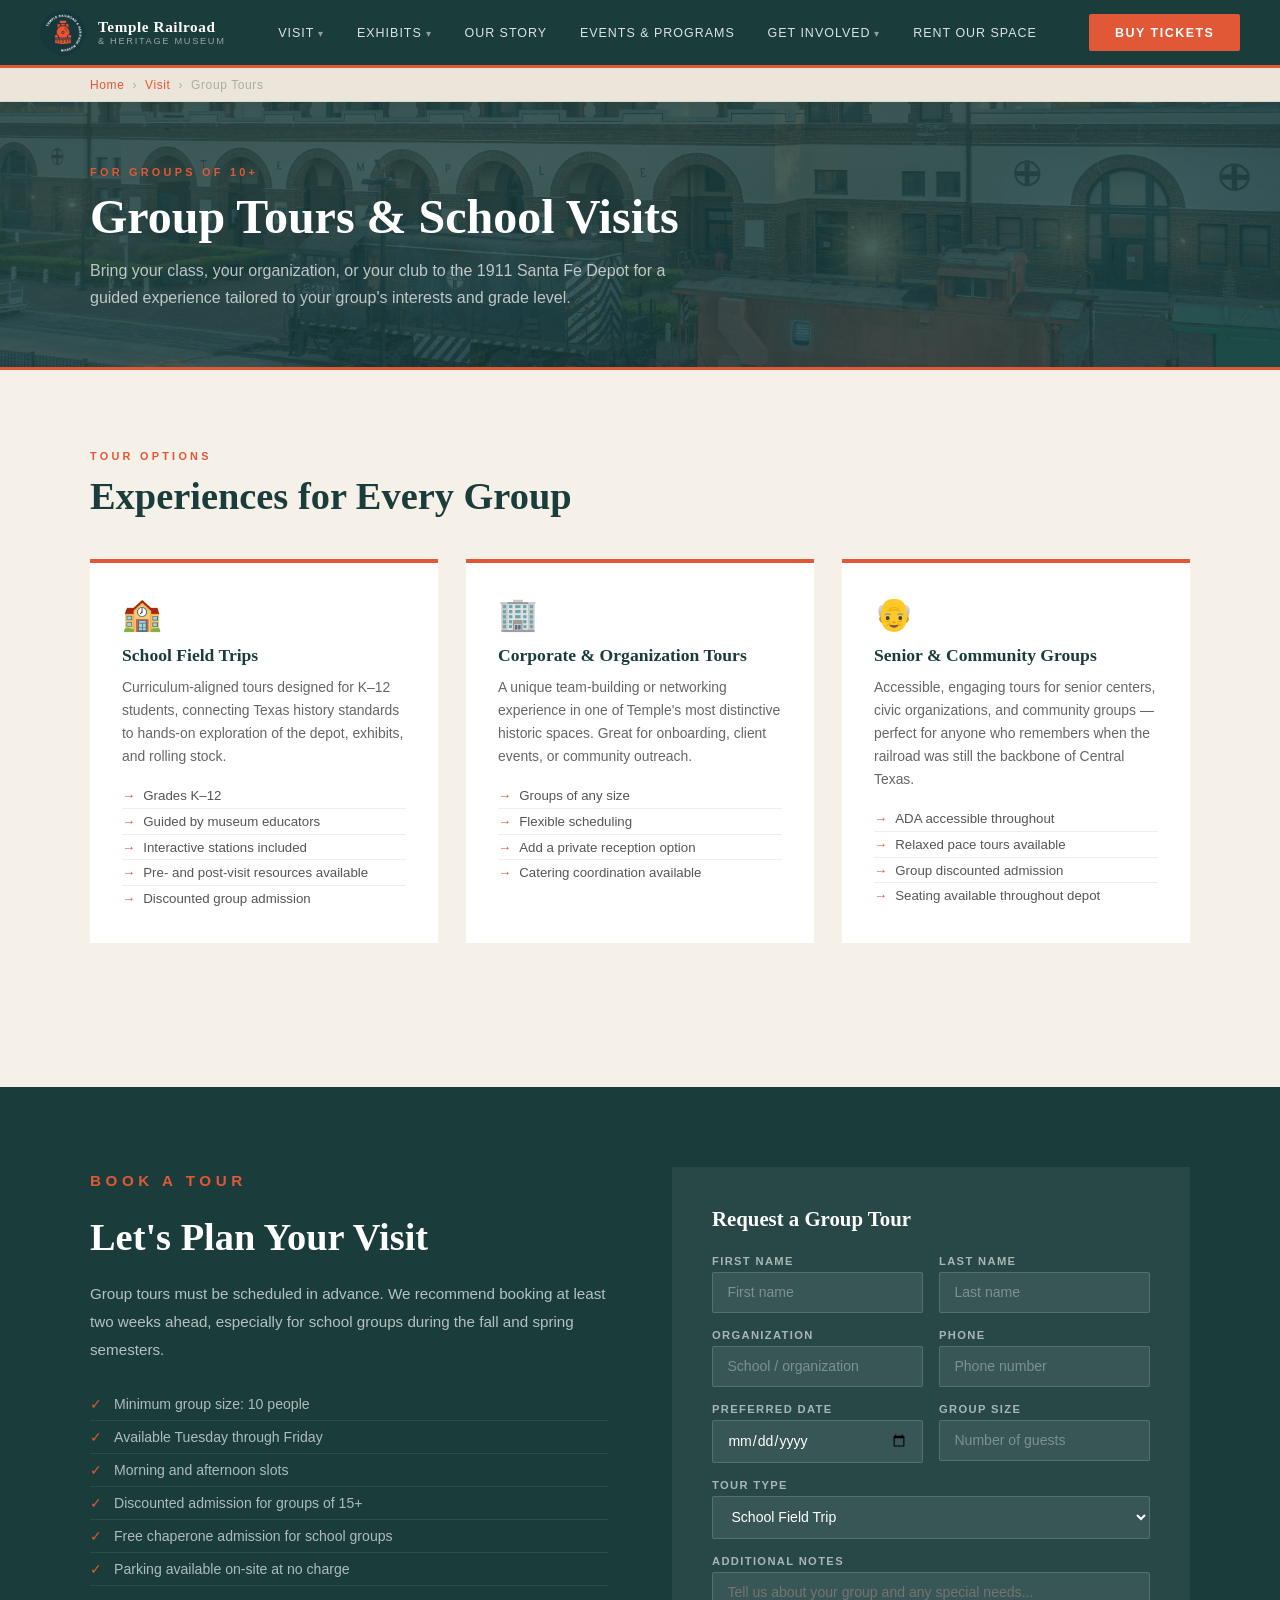
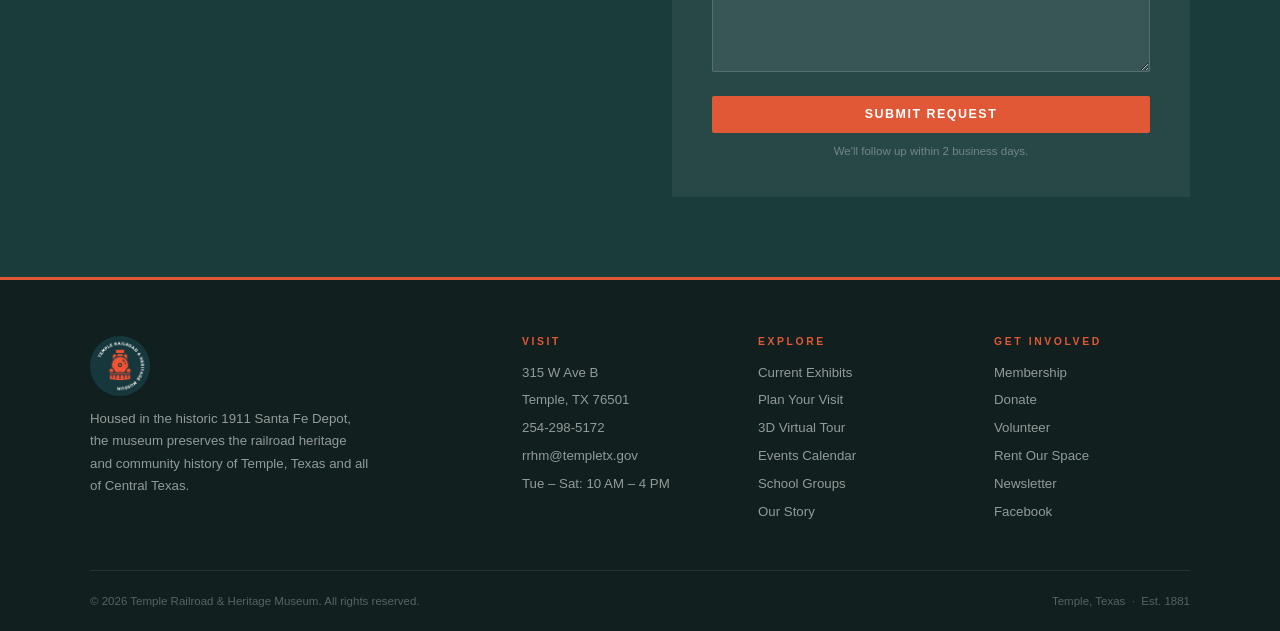
<file: group-tours.html>
<!DOCTYPE html>
<html lang="en">
<head>
    <meta charset="UTF-8">
    <meta name="viewport" content="width=device-width, initial-scale=1.0">
    <title>Group Tours | Temple Railroad & Heritage Museum</title>
    <link rel="stylesheet" href="css/style.css">
    <style>
        .tours-main { padding: 5rem 2rem; background: var(--cream); }
        .tours-grid { display: grid; grid-template-columns: repeat(3, 1fr); gap: 1.75rem; margin-bottom: 4rem; }
        .tour-card { background: #fff; padding: 2rem; border-top: 4px solid var(--coral); }
        .tour-card .t-icon { font-size: 2rem; margin-bottom: 0.75rem; }
        .tour-card h3 { font-family: var(--serif); font-size: 1.1rem; color: var(--teal); margin-bottom: 0.6rem; }
        .tour-card p { font-size: 0.87rem; color: #666; line-height: 1.65; margin-bottom: 1rem; }
        .tour-card ul { list-style: none; }
        .tour-card ul li { font-size: 0.83rem; color: #555; padding: 0.3rem 0; border-bottom: 1px solid #eee; display: flex; gap: 0.5rem; }
        .tour-card ul li::before { content: '→'; color: var(--coral); flex-shrink: 0; }
        .tour-card ul li:last-child { border-bottom: none; }

        .book-section { padding: 5rem 2rem; background: var(--teal); }
        .book-grid { display: grid; grid-template-columns: 1fr 1fr; gap: 4rem; align-items: start; }
        .book-form { background: rgba(255,255,255,0.06); padding: 2.5rem; }
        .book-form h3 { font-family: var(--serif); color: #fff; font-size: 1.3rem; margin-bottom: 1.5rem; }
        .form-row { display: grid; grid-template-columns: 1fr 1fr; gap: 1rem; margin-bottom: 1rem; }
        .form-field { display: flex; flex-direction: column; gap: 0.35rem; }
        .form-field label { font-size: 0.7rem; letter-spacing: 0.12em; text-transform: uppercase; color: rgba(255,255,255,0.6); font-weight: 600; }
        .form-field input, .form-field select, .form-field textarea {
            padding: 0.7rem 0.9rem;
            background: rgba(255,255,255,0.08);
            border: 1px solid rgba(255,255,255,0.15);
            color: #fff;
            font-size: 0.88rem;
            font-family: var(--sans);
            border-radius: 2px;
        }
        .form-field input::placeholder { color: rgba(255,255,255,0.35); }
        .form-field textarea { height: 100px; resize: vertical; }
        .book-info p { font-size: 0.95rem; line-height: 1.85; color: rgba(255,255,255,0.68); margin-bottom: 1.2rem; }
        .info-list { list-style: none; margin-top: 1.5rem; }
        .info-list li { font-size: 0.88rem; color: rgba(255,255,255,0.65); padding: 0.5rem 0; border-bottom: 1px solid rgba(255,255,255,0.08); display: flex; gap: 0.75rem; }
        .info-list li::before { content: '✓'; color: var(--coral); flex-shrink: 0; }
    </style>
</head>
<body>

<nav>
    <a href="index.html" class="nav-logo">
        <img src="images/logo.png" alt="Temple Railroad & Heritage Museum">
        <div class="nav-logo-text"><span class="name">Temple Railroad</span><span class="sub">& Heritage Museum</span></div>
    </a>
    <ul class="nav-links">
        <li class="has-dropdown"><a href="visit.html">Visit</a><ul class="dropdown-menu"><li><a href="visit.html">Plan Your Visit</a></li><li><a href="visit.html#tour">3D Virtual Tour</a></li><li><a href="group-tours.html">Group Tours</a></li></ul></li>
        <li class="has-dropdown"><a href="exhibits.html">Exhibits</a><ul class="dropdown-menu"><li><a href="exhibits.html">Current Exhibits</a></li><li><a href="exhibits.html#upcoming">Upcoming</a></li><li><a href="exhibits.html#permanent">Permanent Collection</a></li></ul></li>
        <li><a href="about.html">Our Story</a></li>
        <li><a href="events.html">Events & Programs</a></li>
        <li class="has-dropdown"><a href="membership.html">Get Involved</a><ul class="dropdown-menu"><li><a href="membership.html">Become a Member</a></li><li><a href="foundation.html">Foundation Board</a></li><li><a href="index.html#donate">Donate</a></li><li><a href="events.html#volunteer">Volunteer</a></li><li><a href="index.html#newsletter">Newsletter</a></li></ul></li>
        <li><a href="rentals.html">Rent Our Space</a></li>
    </ul>
    <a href="visit.html" class="btn btn-coral">Buy Tickets</a>
</nav>

<div class="breadcrumb"><div class="section-inner"><a href="index.html">Home</a><span>›</span><a href="visit.html">Visit</a><span>›</span><span>Group Tours</span></div></div>

<div class="page-hero">
    <div class="section-inner">
        <p class="section-label">For Groups of 10+</p>
        <h1>Group Tours & School Visits</h1>
        <p class="sub">Bring your class, your organization, or your club to the 1911 Santa Fe Depot for a guided experience tailored to your group's interests and grade level.</p>
    </div>
</div>

<section class="tours-main">
    <div class="section-inner">
        <p class="section-label">Tour Options</p>
        <h2 class="section-heading" style="margin-bottom:2.5rem;">Experiences for Every Group</h2>
        <div class="tours-grid">
            <div class="tour-card">
                <div class="t-icon">🏫</div>
                <h3>School Field Trips</h3>
                <p>Curriculum-aligned tours designed for K–12 students, connecting Texas history standards to hands-on exploration of the depot, exhibits, and rolling stock.</p>
                <ul>
                    <li>Grades K–12</li>
                    <li>Guided by museum educators</li>
                    <li>Interactive stations included</li>
                    <li>Pre- and post-visit resources available</li>
                    <li>Discounted group admission</li>
                </ul>
            </div>
            <div class="tour-card">
                <div class="t-icon">🏢</div>
                <h3>Corporate & Organization Tours</h3>
                <p>A unique team-building or networking experience in one of Temple's most distinctive historic spaces. Great for onboarding, client events, or community outreach.</p>
                <ul>
                    <li>Groups of any size</li>
                    <li>Flexible scheduling</li>
                    <li>Add a private reception option</li>
                    <li>Catering coordination available</li>
                </ul>
            </div>
            <div class="tour-card">
                <div class="t-icon">👴</div>
                <h3>Senior & Community Groups</h3>
                <p>Accessible, engaging tours for senior centers, civic organizations, and community groups — perfect for anyone who remembers when the railroad was still the backbone of Central Texas.</p>
                <ul>
                    <li>ADA accessible throughout</li>
                    <li>Relaxed pace tours available</li>
                    <li>Group discounted admission</li>
                    <li>Seating available throughout depot</li>
                </ul>
            </div>
        </div>
    </div>
</section>

<section class="book-section">
    <div class="section-inner">
        <div class="book-grid">
            <div class="book-info">
                <p class="section-label on-dark">Book a Tour</p>
                <h2 class="section-heading light">Let's Plan Your Visit</h2>
                <p>Group tours must be scheduled in advance. We recommend booking at least two weeks ahead, especially for school groups during the fall and spring semesters.</p>
                <ul class="info-list">
                    <li>Minimum group size: 10 people</li>
                    <li>Available Tuesday through Friday</li>
                    <li>Morning and afternoon slots</li>
                    <li>Discounted admission for groups of 15+</li>
                    <li>Free chaperone admission for school groups</li>
                    <li>Parking available on-site at no charge</li>
                </ul>
            </div>
            <div class="book-form">
                <h3>Request a Group Tour</h3>
                <div class="form-row">
                    <div class="form-field"><label>First Name</label><input type="text" placeholder="First name"></div>
                    <div class="form-field"><label>Last Name</label><input type="text" placeholder="Last name"></div>
                </div>
                <div class="form-row">
                    <div class="form-field"><label>Organization</label><input type="text" placeholder="School / organization"></div>
                    <div class="form-field"><label>Phone</label><input type="tel" placeholder="Phone number"></div>
                </div>
                <div class="form-row">
                    <div class="form-field"><label>Preferred Date</label><input type="date"></div>
                    <div class="form-field"><label>Group Size</label><input type="number" placeholder="Number of guests"></div>
                </div>
                <div class="form-field" style="margin-bottom:1rem;"><label>Tour Type</label>
                    <select>
                        <option>School Field Trip</option>
                        <option>Corporate / Organization</option>
                        <option>Senior / Community Group</option>
                        <option>Other</option>
                    </select>
                </div>
                <div class="form-field" style="margin-bottom:1.5rem;"><label>Additional Notes</label><textarea placeholder="Tell us about your group and any special needs..."></textarea></div>
                <button class="btn btn-coral" style="width:100%;text-align:center;">Submit Request</button>
                <p style="font-size:0.72rem;color:rgba(255,255,255,0.35);margin-top:0.75rem;text-align:center;">We'll follow up within 2 business days.</p>
            </div>
        </div>
    </div>
</section>

<footer>
    <div class="footer-grid">
        <div class="footer-brand"><img src="images/logo.png" alt="Temple Railroad & Heritage Museum"><p>Housed in the historic 1911 Santa Fe Depot, the museum preserves the railroad heritage and community history of Temple, Texas and all of Central Texas.</p></div>
        <div class="footer-col"><h4>Visit</h4><ul><li>315 W Ave B</li><li>Temple, TX 76501</li><li>254-298-5172</li><li><a href="mailto:rrhm@templetx.gov">rrhm@templetx.gov</a></li><li style="margin-top:0.5rem;">Tue – Sat: 10 AM – 4 PM</li></ul></div>
        <div class="footer-col"><h4>Explore</h4><ul><li><a href="exhibits.html">Current Exhibits</a></li><li><a href="visit.html">Plan Your Visit</a></li><li><a href="visit.html#tour">3D Virtual Tour</a></li><li><a href="events.html">Events Calendar</a></li><li><a href="group-tours.html">School Groups</a></li><li><a href="about.html">Our Story</a></li></ul></div>
        <div class="footer-col"><h4>Get Involved</h4><ul><li><a href="membership.html">Membership</a></li><li><a href="index.html#donate">Donate</a></li><li><a href="events.html#volunteer">Volunteer</a></li><li><a href="rentals.html">Rent Our Space</a></li><li><a href="index.html#newsletter">Newsletter</a></li><li><a href="https://facebook.com/templerrhm/" target="_blank">Facebook</a></li></ul></div>
    </div>
    <div class="footer-bottom"><span>© 2026 Temple Railroad & Heritage Museum. All rights reserved.</span><span>Temple, Texas &nbsp;·&nbsp; Est. 1881</span></div>
</footer>
<script src="js/main.js"></script>
</body>
</html>
</file>
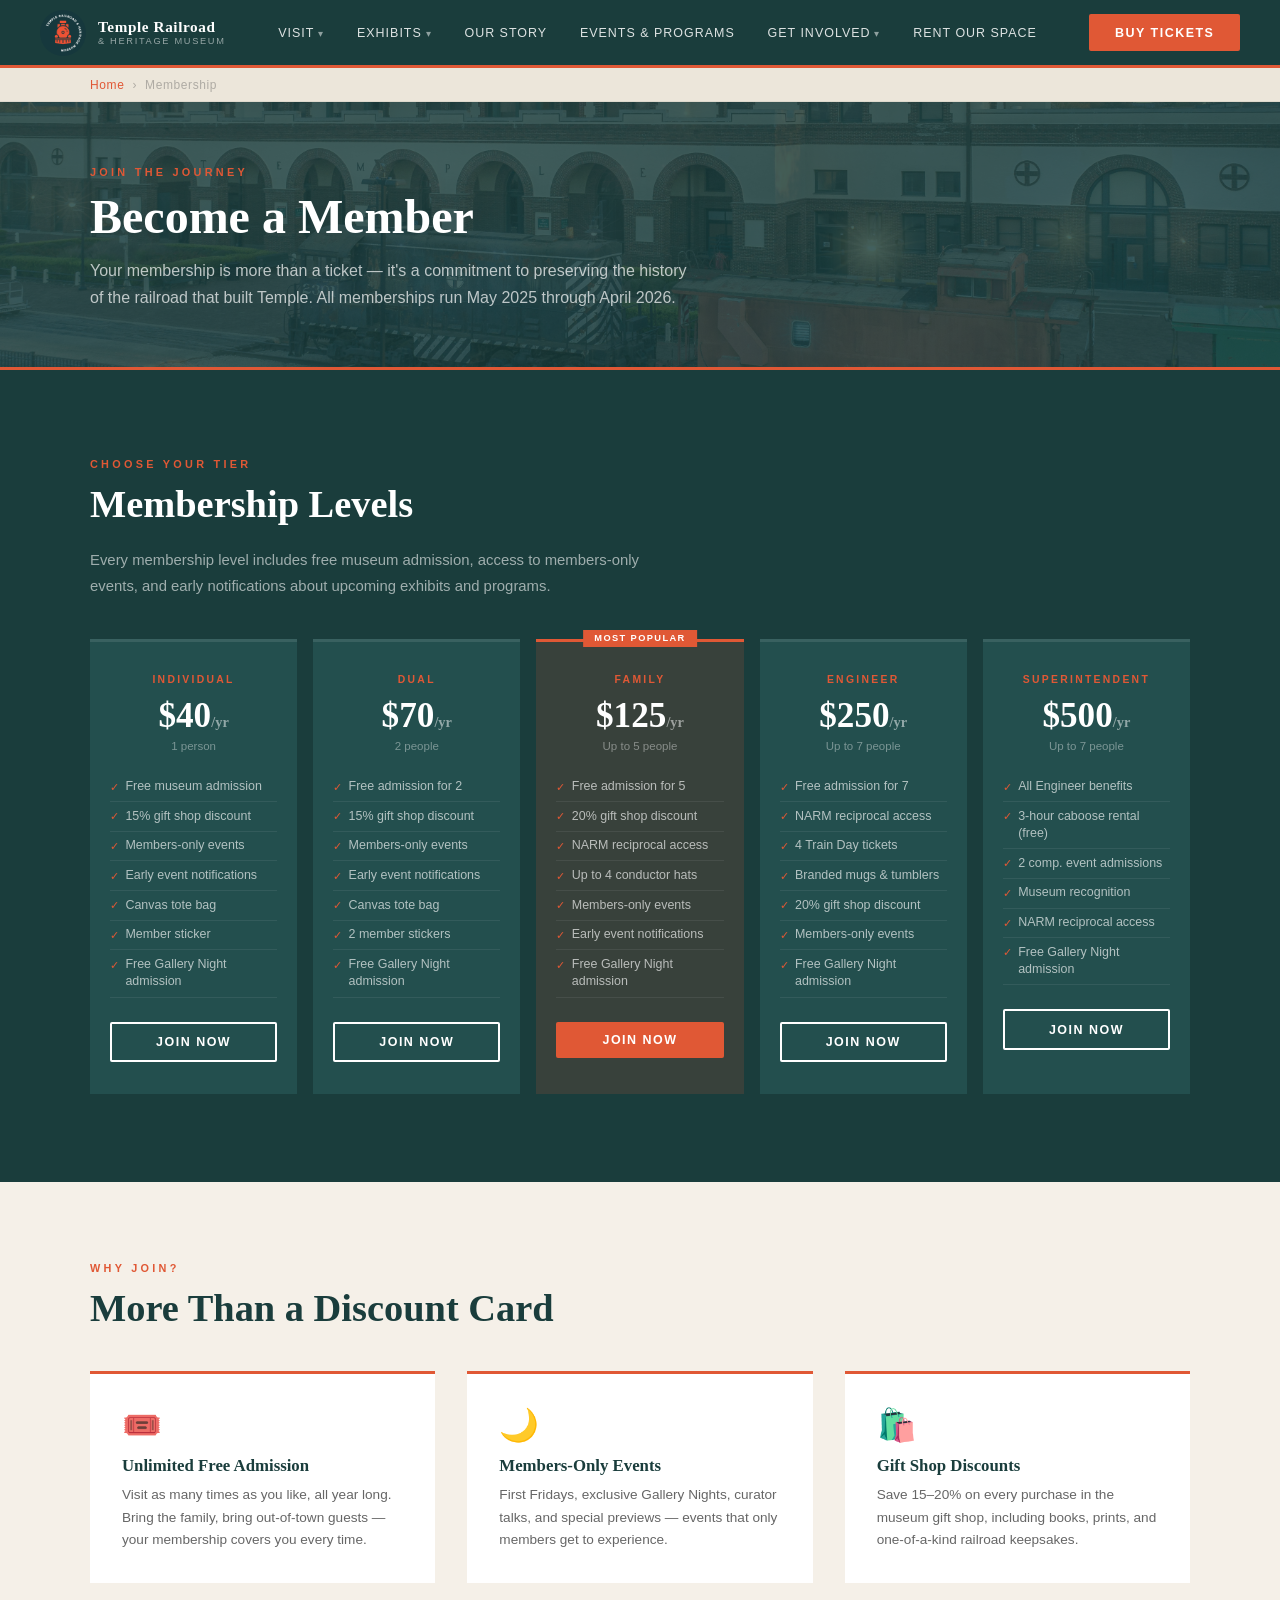
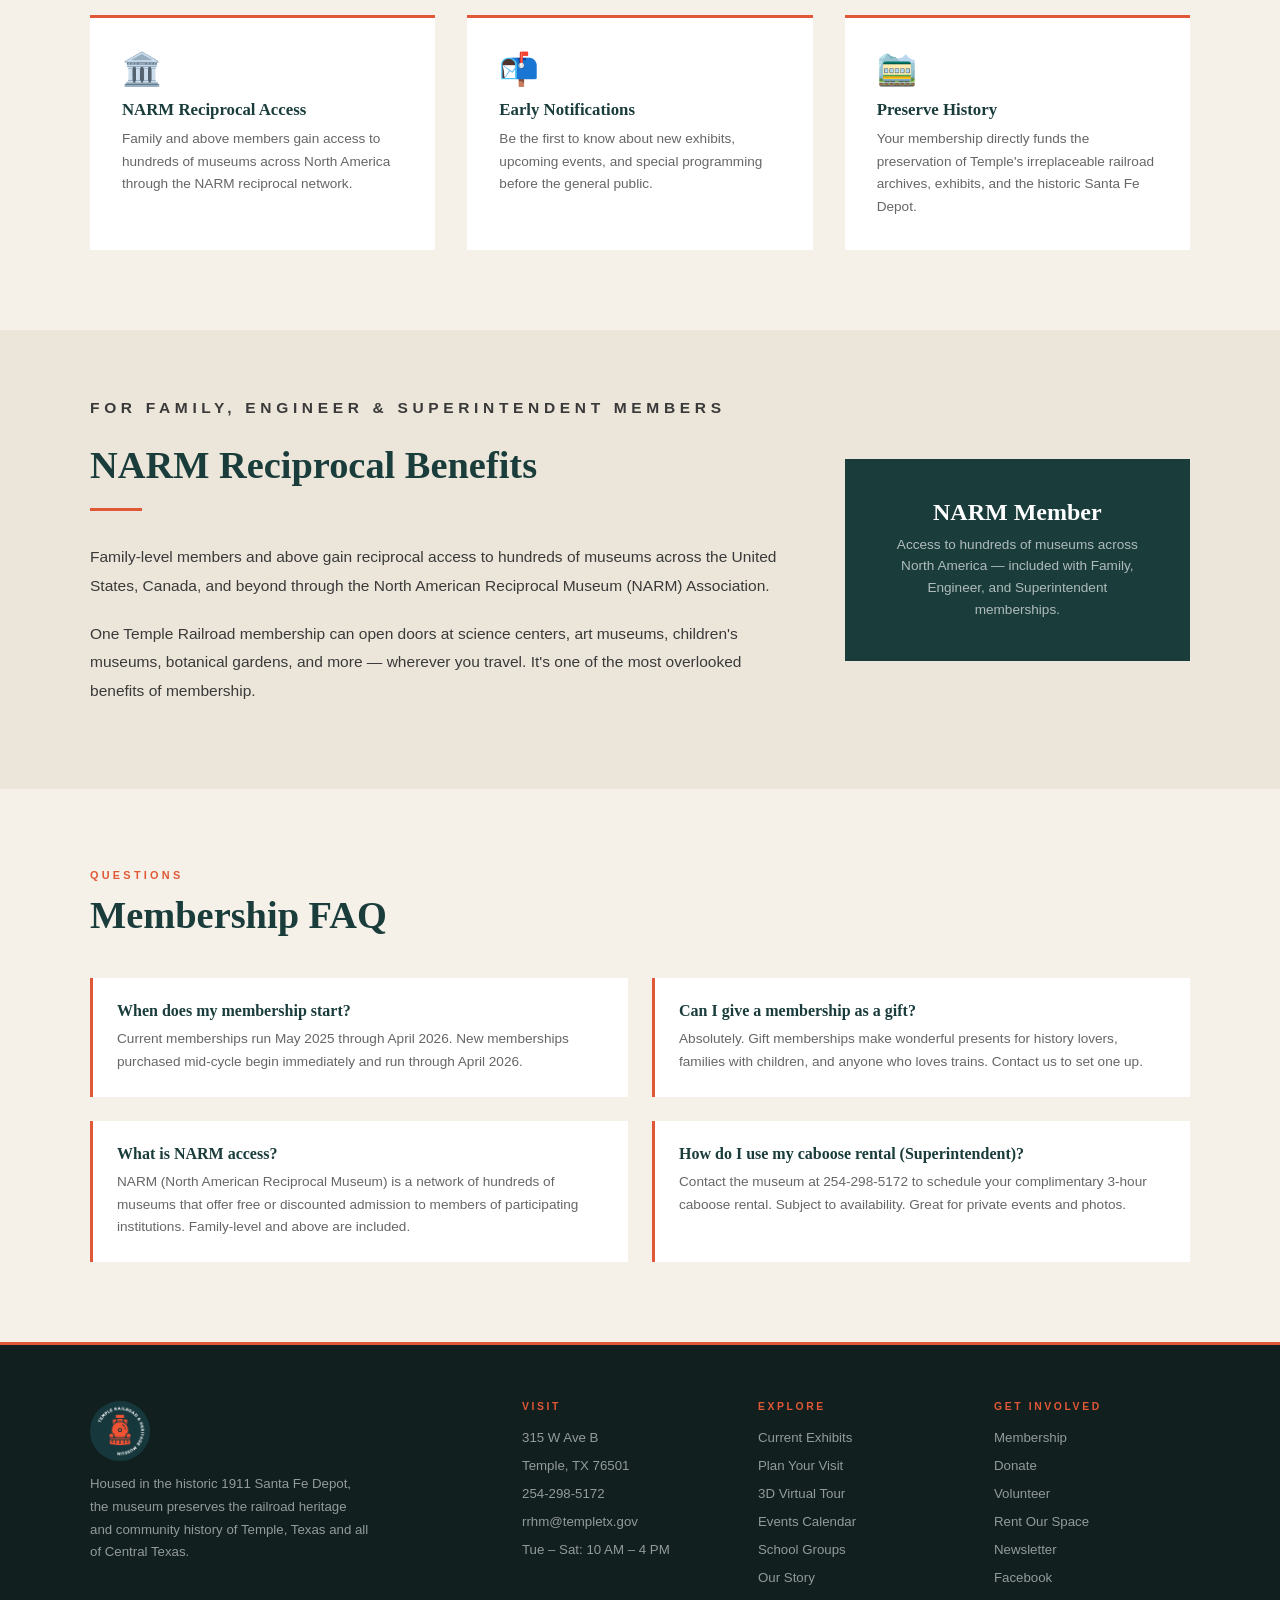
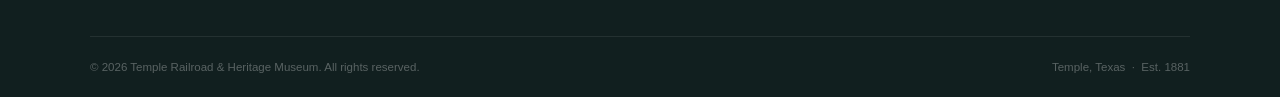
<file: membership.html>
<!DOCTYPE html>
<html lang="en">
<head>
    <meta charset="UTF-8">
    <meta name="viewport" content="width=device-width, initial-scale=1.0">
    <title>Membership | Temple Railroad & Heritage Museum</title>
    <link rel="stylesheet" href="css/style.css">
    <style>
        .membership-main { padding: 5.5rem 2rem; background: var(--teal); }
        .membership-grid { display: grid; grid-template-columns: repeat(5, 1fr); gap: 1rem; margin-top: 2.5rem; }
        .member-card { background: var(--teal-mid); padding: 2rem 1.25rem; border-top: 3px solid rgba(255,255,255,0.1); text-align: center; transition: background 0.2s; position: relative; }
        .member-card.featured { background: rgba(224,88,53,0.15); border-top: 3px solid var(--coral); }
        .member-card.featured::before { content: 'Most Popular'; position: absolute; top: -12px; left: 50%; transform: translateX(-50%); background: var(--coral); color: #fff; font-size: 0.58rem; font-weight: 700; letter-spacing: 0.15em; text-transform: uppercase; padding: 0.2rem 0.7rem; white-space: nowrap; }
        .member-card:hover { background: var(--teal-light); }
        .tier-name { font-size: 0.65rem; letter-spacing: 0.22em; text-transform: uppercase; color: var(--coral); font-weight: 700; margin-bottom: 0.8rem; }
        .tier-price { font-family: var(--serif); font-size: 2.2rem; color: #fff; font-weight: bold; line-height: 1; }
        .tier-price span { font-size: 0.9rem; opacity: 0.5; }
        .tier-people { font-size: 0.72rem; color: rgba(255,255,255,0.4); margin: 0.4rem 0 1.3rem; }
        .tier-perks { list-style: none; text-align: left; margin-bottom: 1.5rem; }
        .tier-perks li { font-size: 0.78rem; color: rgba(255,255,255,0.65); padding: 0.35rem 0; border-bottom: 1px solid rgba(255,255,255,0.07); display: flex; align-items: flex-start; gap: 0.4rem; line-height: 1.4; }
        .tier-perks li::before { content: '✓'; color: var(--coral); font-size: 0.7rem; flex-shrink: 0; margin-top: 0.1rem; }
        .member-card .btn { width: 100%; text-align: center; display: block; }

        .benefits-section { padding: 5rem 2rem; background: var(--cream); }
        .benefits-grid { display: grid; grid-template-columns: repeat(3, 1fr); gap: 2rem; margin-top: 2.5rem; }
        .benefit-item { padding: 2rem; background: #fff; border-top: 3px solid var(--coral); }
        .benefit-item .b-icon { font-size: 2rem; margin-bottom: 0.75rem; }
        .benefit-item h3 { font-family: var(--serif); font-size: 1.05rem; color: var(--teal); margin-bottom: 0.5rem; }
        .benefit-item p { font-size: 0.85rem; color: #666; line-height: 1.65; }

        .narm-section { padding: 4rem 2rem; background: var(--cream-alt); }
        .narm-grid { display: grid; grid-template-columns: 2fr 1fr; gap: 4rem; align-items: center; }
        .narm-text p { font-size: 0.97rem; line-height: 1.85; color: #3a3a3a; margin-bottom: 1.2rem; }
        .narm-badge { background: var(--teal); padding: 2.5rem; text-align: center; }
        .narm-badge h3 { font-family: var(--serif); color: #fff; font-size: 1.5rem; margin-bottom: 0.5rem; }
        .narm-badge p { color: rgba(255,255,255,0.65); font-size: 0.85rem; line-height: 1.6; }

        .faq-section { padding: 5rem 2rem; background: var(--cream); }
        .faq-grid { display: grid; grid-template-columns: 1fr 1fr; gap: 1.5rem; margin-top: 2.5rem; }
        .faq-item { background: #fff; padding: 1.5rem; border-left: 3px solid var(--coral); }
        .faq-item h4 { font-family: var(--serif); font-size: 1rem; color: var(--teal); margin-bottom: 0.5rem; }
        .faq-item p { font-size: 0.85rem; color: #666; line-height: 1.65; }
    </style>
</head>
<body>

<nav>
    <a href="index.html" class="nav-logo">
        <img src="images/logo.png" alt="Temple Railroad & Heritage Museum">
        <div class="nav-logo-text">
            <span class="name">Temple Railroad</span>
            <span class="sub">& Heritage Museum</span>
        </div>
    </a>
    <ul class="nav-links">
        <li class="has-dropdown"><a href="visit.html">Visit</a>
            <ul class="dropdown-menu">
                <li><a href="visit.html">Plan Your Visit</a></li>
                <li><a href="visit.html#tour">3D Virtual Tour</a></li>
                <li><a href="group-tours.html">Group Tours</a></li>
            </ul>
        </li>
        <li class="has-dropdown"><a href="exhibits.html">Exhibits</a>
            <ul class="dropdown-menu">
                <li><a href="exhibits.html">Current Exhibits</a></li>
                <li><a href="exhibits.html#upcoming">Upcoming</a></li>
                <li><a href="exhibits.html#permanent">Permanent Collection</a></li>
            </ul>
        </li>
        <li><a href="about.html">Our Story</a></li>
        <li><a href="events.html">Events & Programs</a></li>
        <li class="has-dropdown"><a href="membership.html">Get Involved</a>
            <ul class="dropdown-menu">
                <li><a href="membership.html">Become a Member</a></li>
                <li><a href="foundation.html">Foundation Board</a></li>
                <li><a href="index.html#donate">Donate</a></li>
                <li><a href="events.html#volunteer">Volunteer</a></li>
                <li><a href="index.html#newsletter">Newsletter</a></li>
            </ul>
        </li>
        <li><a href="rentals.html">Rent Our Space</a></li>
    </ul>
    <a href="visit.html" class="btn btn-coral">Buy Tickets</a>
</nav>

<div class="breadcrumb">
    <div class="section-inner"><a href="index.html">Home</a><span>›</span><span>Membership</span></div>
</div>

<div class="page-hero">
    <div class="section-inner">
        <p class="section-label">Join the Journey</p>
        <h1>Become a Member</h1>
        <p class="sub">Your membership is more than a ticket — it's a commitment to preserving the history of the railroad that built Temple. All memberships run May 2025 through April 2026.</p>
    </div>
</div>

<section class="membership-main">
    <div class="section-inner">
        <p class="section-label on-dark">Choose Your Tier</p>
        <h2 class="section-heading light">Membership Levels</h2>
        <p style="color:rgba(255,255,255,0.58);max-width:600px;line-height:1.75;font-size:0.93rem;">Every membership level includes free museum admission, access to members-only events, and early notifications about upcoming exhibits and programs.</p>
        <div class="membership-grid">
            <div class="member-card">
                <p class="tier-name">Individual</p>
                <div class="tier-price">$40<span>/yr</span></div>
                <p class="tier-people">1 person</p>
                <ul class="tier-perks">
                    <li>Free museum admission</li>
                    <li>15% gift shop discount</li>
                    <li>Members-only events</li>
                    <li>Early event notifications</li>
                    <li>Canvas tote bag</li>
                    <li>Member sticker</li>
                    <li>Free Gallery Night admission</li>
                </ul>
                <a href="#" class="btn btn-outline-white">Join Now</a>
            </div>
            <div class="member-card">
                <p class="tier-name">Dual</p>
                <div class="tier-price">$70<span>/yr</span></div>
                <p class="tier-people">2 people</p>
                <ul class="tier-perks">
                    <li>Free admission for 2</li>
                    <li>15% gift shop discount</li>
                    <li>Members-only events</li>
                    <li>Early event notifications</li>
                    <li>Canvas tote bag</li>
                    <li>2 member stickers</li>
                    <li>Free Gallery Night admission</li>
                </ul>
                <a href="#" class="btn btn-outline-white">Join Now</a>
            </div>
            <div class="member-card featured">
                <p class="tier-name">Family</p>
                <div class="tier-price">$125<span>/yr</span></div>
                <p class="tier-people">Up to 5 people</p>
                <ul class="tier-perks">
                    <li>Free admission for 5</li>
                    <li>20% gift shop discount</li>
                    <li>NARM reciprocal access</li>
                    <li>Up to 4 conductor hats</li>
                    <li>Members-only events</li>
                    <li>Early event notifications</li>
                    <li>Free Gallery Night admission</li>
                </ul>
                <a href="#" class="btn btn-coral">Join Now</a>
            </div>
            <div class="member-card">
                <p class="tier-name">Engineer</p>
                <div class="tier-price">$250<span>/yr</span></div>
                <p class="tier-people">Up to 7 people</p>
                <ul class="tier-perks">
                    <li>Free admission for 7</li>
                    <li>NARM reciprocal access</li>
                    <li>4 Train Day tickets</li>
                    <li>Branded mugs & tumblers</li>
                    <li>20% gift shop discount</li>
                    <li>Members-only events</li>
                    <li>Free Gallery Night admission</li>
                </ul>
                <a href="#" class="btn btn-outline-white">Join Now</a>
            </div>
            <div class="member-card">
                <p class="tier-name">Superintendent</p>
                <div class="tier-price">$500<span>/yr</span></div>
                <p class="tier-people">Up to 7 people</p>
                <ul class="tier-perks">
                    <li>All Engineer benefits</li>
                    <li>3-hour caboose rental (free)</li>
                    <li>2 comp. event admissions</li>
                    <li>Museum recognition</li>
                    <li>NARM reciprocal access</li>
                    <li>Free Gallery Night admission</li>
                </ul>
                <a href="#" class="btn btn-outline-white">Join Now</a>
            </div>
        </div>
    </div>
</section>

<section class="benefits-section">
    <div class="section-inner">
        <p class="section-label">Why Join?</p>
        <h2 class="section-heading">More Than a Discount Card</h2>
        <div class="benefits-grid">
            <div class="benefit-item">
                <div class="b-icon">🎟️</div>
                <h3>Unlimited Free Admission</h3>
                <p>Visit as many times as you like, all year long. Bring the family, bring out-of-town guests — your membership covers you every time.</p>
            </div>
            <div class="benefit-item">
                <div class="b-icon">🌙</div>
                <h3>Members-Only Events</h3>
                <p>First Fridays, exclusive Gallery Nights, curator talks, and special previews — events that only members get to experience.</p>
            </div>
            <div class="benefit-item">
                <div class="b-icon">🛍️</div>
                <h3>Gift Shop Discounts</h3>
                <p>Save 15–20% on every purchase in the museum gift shop, including books, prints, and one-of-a-kind railroad keepsakes.</p>
            </div>
            <div class="benefit-item">
                <div class="b-icon">🏛️</div>
                <h3>NARM Reciprocal Access</h3>
                <p>Family and above members gain access to hundreds of museums across North America through the NARM reciprocal network.</p>
            </div>
            <div class="benefit-item">
                <div class="b-icon">📬</div>
                <h3>Early Notifications</h3>
                <p>Be the first to know about new exhibits, upcoming events, and special programming before the general public.</p>
            </div>
            <div class="benefit-item">
                <div class="b-icon">🚞</div>
                <h3>Preserve History</h3>
                <p>Your membership directly funds the preservation of Temple's irreplaceable railroad archives, exhibits, and the historic Santa Fe Depot.</p>
            </div>
        </div>
    </div>
</section>

<section class="narm-section">
    <div class="section-inner">
        <div class="narm-grid">
            <div class="narm-text">
                <p class="section-label">For Family, Engineer & Superintendent Members</p>
                <h2 class="section-heading">NARM Reciprocal Benefits</h2>
                <div class="divider"></div>
                <p>Family-level members and above gain reciprocal access to hundreds of museums across the United States, Canada, and beyond through the North American Reciprocal Museum (NARM) Association.</p>
                <p>One Temple Railroad membership can open doors at science centers, art museums, children's museums, botanical gardens, and more — wherever you travel. It's one of the most overlooked benefits of membership.</p>
            </div>
            <div class="narm-badge">
                <h3>NARM Member</h3>
                <p>Access to hundreds of museums across North America — included with Family, Engineer, and Superintendent memberships.</p>
            </div>
        </div>
    </div>
</section>

<section class="faq-section">
    <div class="section-inner">
        <p class="section-label">Questions</p>
        <h2 class="section-heading">Membership FAQ</h2>
        <div class="faq-grid">
            <div class="faq-item">
                <h4>When does my membership start?</h4>
                <p>Current memberships run May 2025 through April 2026. New memberships purchased mid-cycle begin immediately and run through April 2026.</p>
            </div>
            <div class="faq-item">
                <h4>Can I give a membership as a gift?</h4>
                <p>Absolutely. Gift memberships make wonderful presents for history lovers, families with children, and anyone who loves trains. Contact us to set one up.</p>
            </div>
            <div class="faq-item">
                <h4>What is NARM access?</h4>
                <p>NARM (North American Reciprocal Museum) is a network of hundreds of museums that offer free or discounted admission to members of participating institutions. Family-level and above are included.</p>
            </div>
            <div class="faq-item">
                <h4>How do I use my caboose rental (Superintendent)?</h4>
                <p>Contact the museum at 254-298-5172 to schedule your complimentary 3-hour caboose rental. Subject to availability. Great for private events and photos.</p>
            </div>
        </div>
    </div>
</section>

<footer>
    <div class="footer-grid">
        <div class="footer-brand">
            <img src="images/logo.png" alt="Temple Railroad & Heritage Museum">
            <p>Housed in the historic 1911 Santa Fe Depot, the museum preserves the railroad heritage and community history of Temple, Texas and all of Central Texas.</p>
        </div>
        <div class="footer-col"><h4>Visit</h4><ul><li>315 W Ave B</li><li>Temple, TX 76501</li><li>254-298-5172</li><li><a href="mailto:rrhm@templetx.gov">rrhm@templetx.gov</a></li><li style="margin-top:0.5rem;">Tue – Sat: 10 AM – 4 PM</li></ul></div>
        <div class="footer-col"><h4>Explore</h4><ul><li><a href="exhibits.html">Current Exhibits</a></li><li><a href="visit.html">Plan Your Visit</a></li><li><a href="visit.html#tour">3D Virtual Tour</a></li><li><a href="events.html">Events Calendar</a></li><li><a href="group-tours.html">School Groups</a></li><li><a href="about.html">Our Story</a></li></ul></div>
        <div class="footer-col"><h4>Get Involved</h4><ul><li><a href="membership.html">Membership</a></li><li><a href="index.html#donate">Donate</a></li><li><a href="events.html#volunteer">Volunteer</a></li><li><a href="rentals.html">Rent Our Space</a></li><li><a href="index.html#newsletter">Newsletter</a></li><li><a href="https://facebook.com/templerrhm/" target="_blank">Facebook</a></li></ul></div>
    </div>
    <div class="footer-bottom">
        <span>© 2026 Temple Railroad & Heritage Museum. All rights reserved.</span>
        <span>Temple, Texas &nbsp;·&nbsp; Est. 1881</span>
    </div>
</footer>
<script src="js/main.js"></script>
</body>
</html>
</file>
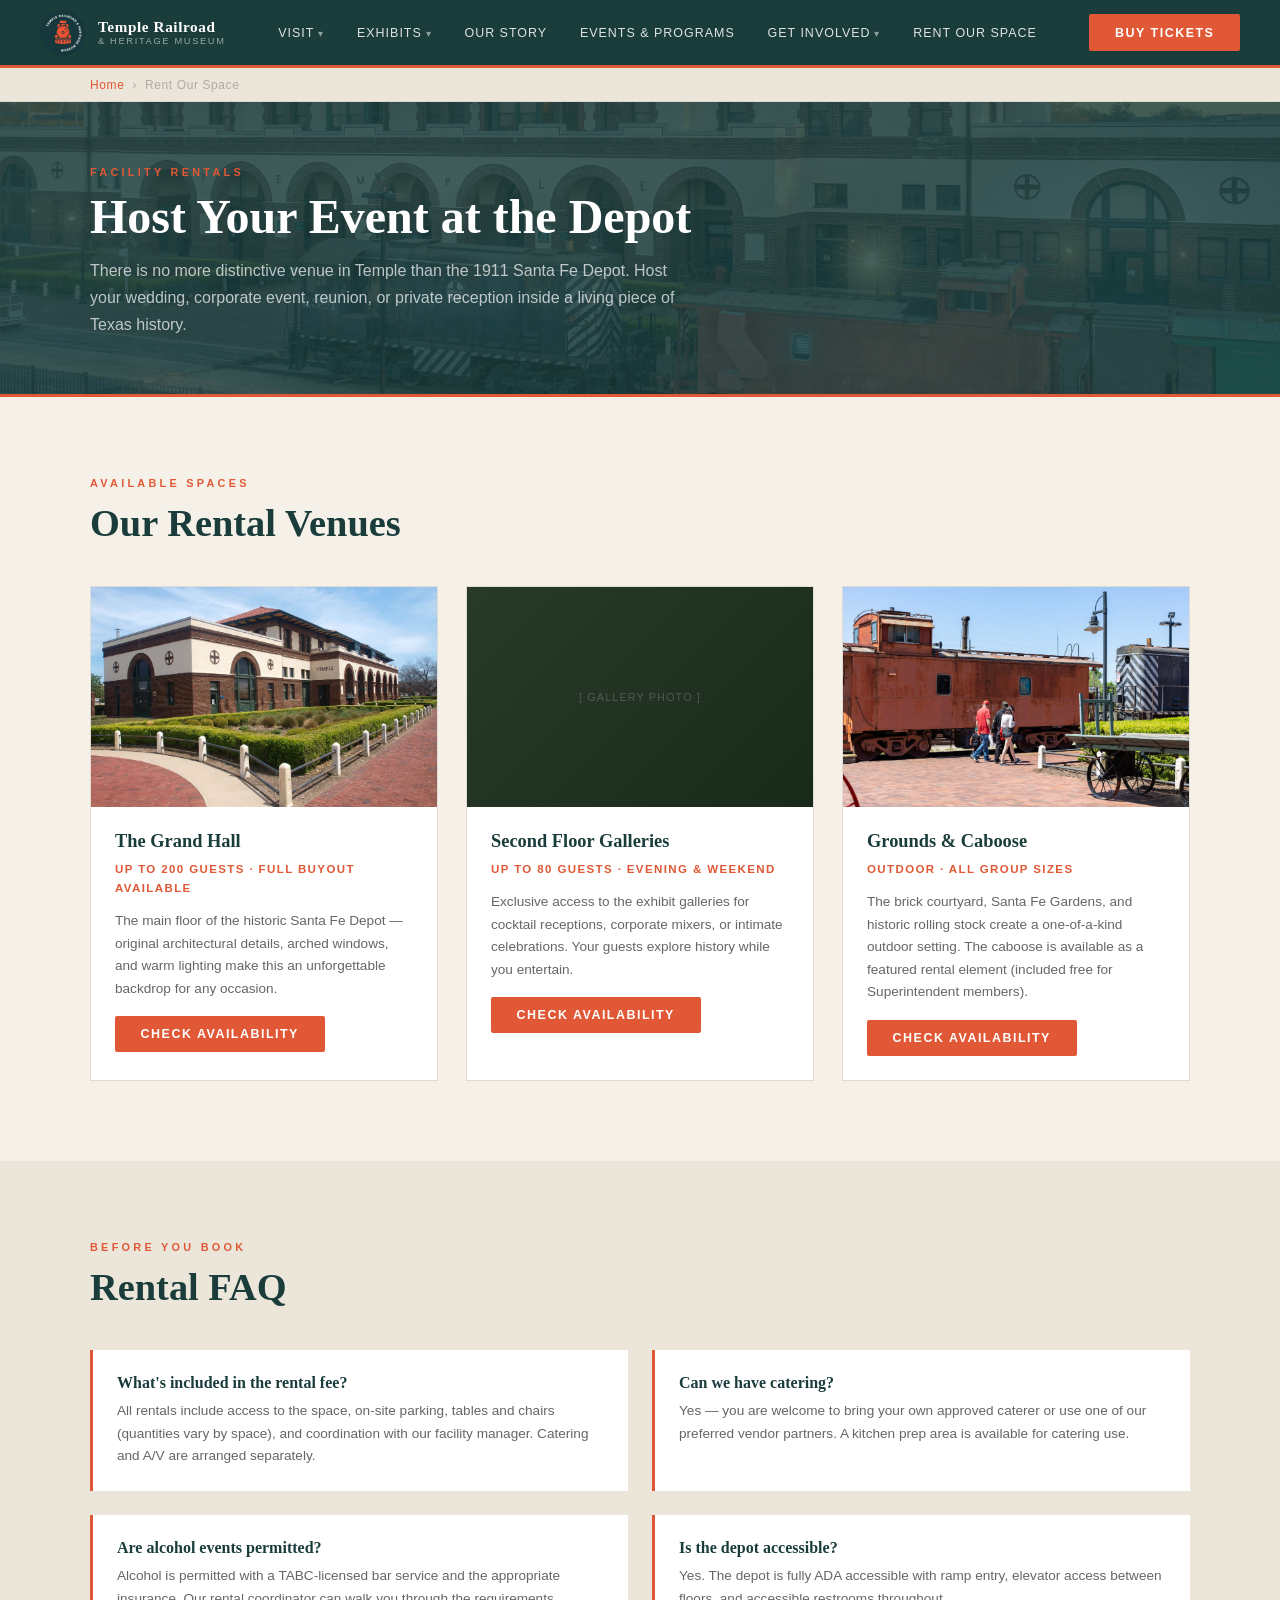
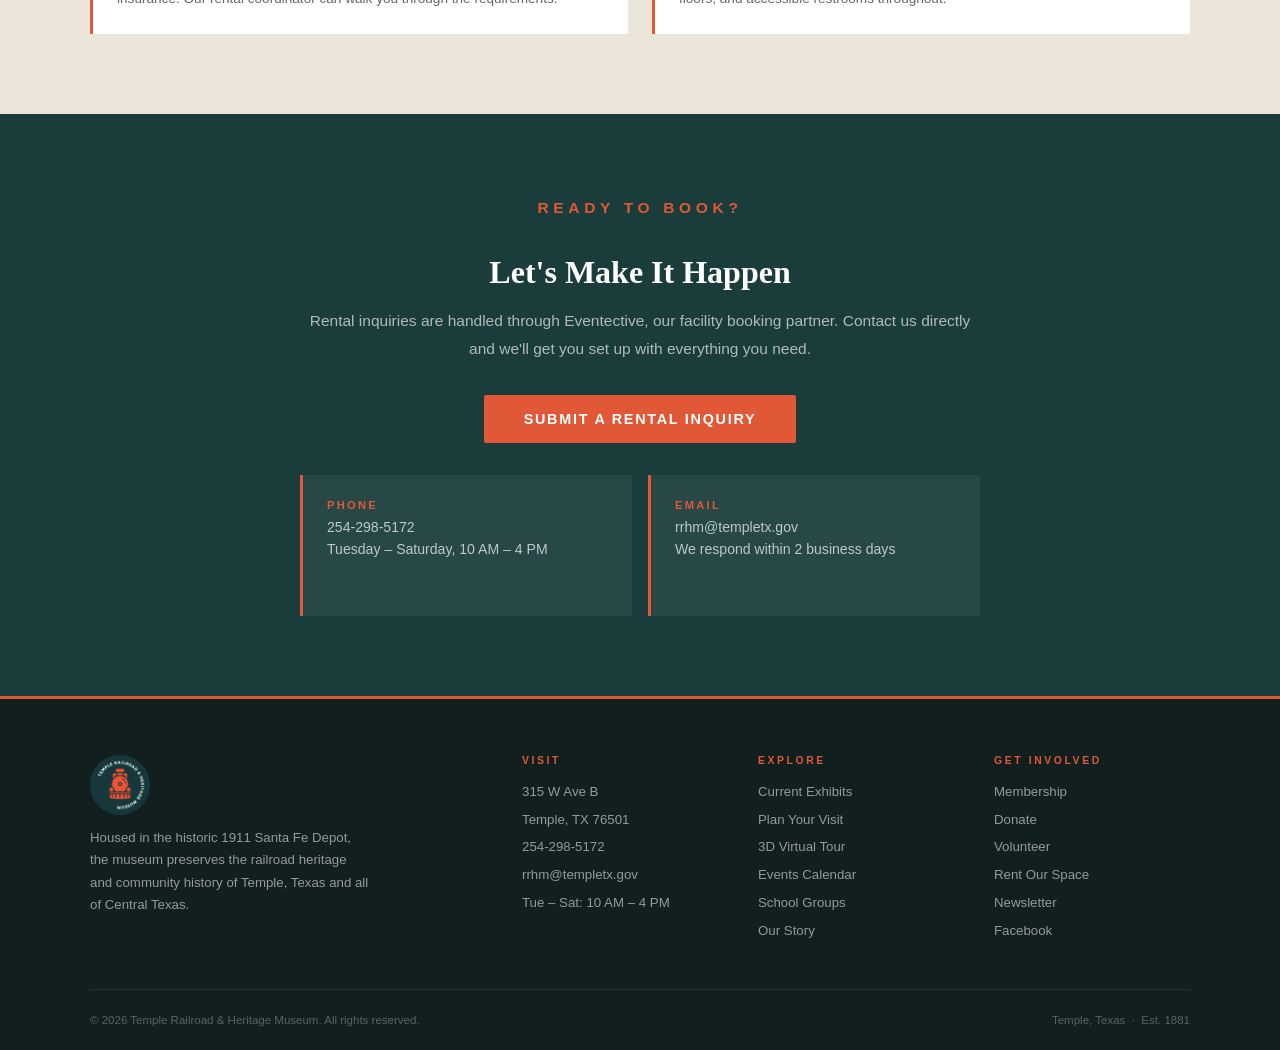
<file: rentals.html>
<!DOCTYPE html>
<html lang="en">
<head>
    <meta charset="UTF-8">
    <meta name="viewport" content="width=device-width, initial-scale=1.0">
    <title>Rent Our Space | Temple Railroad & Heritage Museum</title>
    <link rel="stylesheet" href="css/style.css">
    <style>
        .spaces-section { padding: 5rem 2rem; background: var(--cream); }
        .spaces-grid { display: grid; grid-template-columns: repeat(3, 1fr); gap: 1.75rem; }
        .space-card { background: #fff; overflow: hidden; border: 1px solid #e0dbd3; }
        .space-img { height: 220px; background: var(--teal-mid); display: flex; align-items: center; justify-content: center; font-size: 0.68rem; letter-spacing: 0.1em; text-transform: uppercase; color: rgba(255,255,255,0.2); overflow: hidden; }
        .space-img img { width: 100%; height: 100%; object-fit: cover; }
        .space-body { padding: 1.5rem; }
        .space-body h3 { font-family: var(--serif); font-size: 1.15rem; color: var(--teal); margin-bottom: 0.5rem; }
        .space-body .capacity { font-size: 0.72rem; letter-spacing: 0.12em; text-transform: uppercase; color: var(--coral); font-weight: 700; margin-bottom: 0.75rem; }
        .space-body p { font-size: 0.85rem; color: #666; line-height: 1.65; margin-bottom: 1rem; }

        .faq-section { padding: 5rem 2rem; background: var(--cream-alt); }
        .faq-grid { display: grid; grid-template-columns: 1fr 1fr; gap: 1.5rem; margin-top: 2.5rem; }
        .faq-item { background: #fff; padding: 1.5rem; border-left: 3px solid var(--coral); }
        .faq-item h4 { font-family: var(--serif); font-size: 1rem; color: var(--teal); margin-bottom: 0.5rem; }
        .faq-item p { font-size: 0.85rem; color: #666; line-height: 1.65; }

        .inquiry-section { padding: 5rem 2rem; background: var(--teal); }
        .inquiry-inner { max-width: 680px; margin: 0 auto; text-align: center; }
        .inquiry-inner h2 { font-family: var(--serif); color: #fff; font-size: 2rem; margin-bottom: 1rem; }
        .inquiry-inner p { color: rgba(255,255,255,0.65); font-size: 0.97rem; line-height: 1.8; margin-bottom: 2rem; }
        .contact-options { display: grid; grid-template-columns: 1fr 1fr; gap: 1rem; text-align: left; margin-top: 2rem; }
        .contact-opt { background: rgba(255,255,255,0.06); padding: 1.5rem; border-left: 3px solid var(--coral); }
        .contact-opt h4 { color: var(--coral); font-size: 0.7rem; letter-spacing: 0.2em; text-transform: uppercase; font-weight: 700; margin-bottom: 0.4rem; }
        .contact-opt p { color: rgba(255,255,255,0.7); font-size: 0.88rem; line-height: 1.5; }
    </style>
</head>
<body>

<nav>
    <a href="index.html" class="nav-logo">
        <img src="images/logo.png" alt="Temple Railroad & Heritage Museum">
        <div class="nav-logo-text"><span class="name">Temple Railroad</span><span class="sub">& Heritage Museum</span></div>
    </a>
    <ul class="nav-links">
        <li class="has-dropdown"><a href="visit.html">Visit</a><ul class="dropdown-menu"><li><a href="visit.html">Plan Your Visit</a></li><li><a href="visit.html#tour">3D Virtual Tour</a></li><li><a href="group-tours.html">Group Tours</a></li></ul></li>
        <li class="has-dropdown"><a href="exhibits.html">Exhibits</a><ul class="dropdown-menu"><li><a href="exhibits.html">Current Exhibits</a></li><li><a href="exhibits.html#upcoming">Upcoming</a></li><li><a href="exhibits.html#permanent">Permanent Collection</a></li></ul></li>
        <li><a href="about.html">Our Story</a></li>
        <li><a href="events.html">Events & Programs</a></li>
        <li class="has-dropdown"><a href="membership.html">Get Involved</a><ul class="dropdown-menu"><li><a href="membership.html">Become a Member</a></li><li><a href="foundation.html">Foundation Board</a></li><li><a href="index.html#donate">Donate</a></li><li><a href="events.html#volunteer">Volunteer</a></li><li><a href="index.html#newsletter">Newsletter</a></li></ul></li>
        <li><a href="rentals.html">Rent Our Space</a></li>
    </ul>
    <a href="visit.html" class="btn btn-coral">Buy Tickets</a>
</nav>

<div class="breadcrumb"><div class="section-inner"><a href="index.html">Home</a><span>›</span><span>Rent Our Space</span></div></div>

<div class="page-hero">
    <div class="section-inner">
        <p class="section-label">Facility Rentals</p>
        <h1>Host Your Event at the Depot</h1>
        <p class="sub">There is no more distinctive venue in Temple than the 1911 Santa Fe Depot. Host your wedding, corporate event, reunion, or private reception inside a living piece of Texas history.</p>
    </div>
</div>

<section class="spaces-section">
    <div class="section-inner">
        <p class="section-label">Available Spaces</p>
        <h2 class="section-heading" style="margin-bottom:2.5rem;">Our Rental Venues</h2>
        <div class="spaces-grid">
            <div class="space-card">
                <div class="space-img"><img src="images/depot-exterior.jpg" alt="The Santa Fe Depot exterior"></div>
                <div class="space-body">
                    <h3>The Grand Hall</h3>
                    <p class="capacity">Up to 200 guests · Full Buyout Available</p>
                    <p>The main floor of the historic Santa Fe Depot — original architectural details, arched windows, and warm lighting make this an unforgettable backdrop for any occasion.</p>
                    <a href="#inquiry" class="btn btn-coral">Check Availability</a>
                </div>
            </div>
            <div class="space-card">
                <div class="space-img" style="background:linear-gradient(135deg,#2a3a2a,#1a2a1a);">[ Gallery Photo ]</div>
                <div class="space-body">
                    <h3>Second Floor Galleries</h3>
                    <p class="capacity">Up to 80 guests · Evening & Weekend</p>
                    <p>Exclusive access to the exhibit galleries for cocktail receptions, corporate mixers, or intimate celebrations. Your guests explore history while you entertain.</p>
                    <a href="#inquiry" class="btn btn-coral">Check Availability</a>
                </div>
            </div>
            <div class="space-card">
                <div class="space-img"><img src="images/grounds-caboose.jpg" alt="Museum grounds and caboose"></div>
                <div class="space-body">
                    <h3>Grounds & Caboose</h3>
                    <p class="capacity">Outdoor · All Group Sizes</p>
                    <p>The brick courtyard, Santa Fe Gardens, and historic rolling stock create a one-of-a-kind outdoor setting. The caboose is available as a featured rental element (included free for Superintendent members).</p>
                    <a href="#inquiry" class="btn btn-coral">Check Availability</a>
                </div>
            </div>
        </div>
    </div>
</section>

<section class="faq-section">
    <div class="section-inner">
        <p class="section-label">Before You Book</p>
        <h2 class="section-heading">Rental FAQ</h2>
        <div class="faq-grid">
            <div class="faq-item">
                <h4>What's included in the rental fee?</h4>
                <p>All rentals include access to the space, on-site parking, tables and chairs (quantities vary by space), and coordination with our facility manager. Catering and A/V are arranged separately.</p>
            </div>
            <div class="faq-item">
                <h4>Can we have catering?</h4>
                <p>Yes — you are welcome to bring your own approved caterer or use one of our preferred vendor partners. A kitchen prep area is available for catering use.</p>
            </div>
            <div class="faq-item">
                <h4>Are alcohol events permitted?</h4>
                <p>Alcohol is permitted with a TABC-licensed bar service and the appropriate insurance. Our rental coordinator can walk you through the requirements.</p>
            </div>
            <div class="faq-item">
                <h4>Is the depot accessible?</h4>
                <p>Yes. The depot is fully ADA accessible with ramp entry, elevator access between floors, and accessible restrooms throughout.</p>
            </div>
        </div>
    </div>
</section>

<section class="inquiry-section" id="inquiry">
    <div class="inquiry-inner">
        <p class="section-label on-dark" style="text-align:center;">Ready to Book?</p>
        <h2>Let's Make It Happen</h2>
        <p>Rental inquiries are handled through Eventective, our facility booking partner. Contact us directly and we'll get you set up with everything you need.</p>
        <a href="#" class="btn btn-coral" style="font-size:0.9rem;padding:1rem 2.5rem;">Submit a Rental Inquiry</a>
        <div class="contact-options">
            <div class="contact-opt"><h4>Phone</h4><p>254-298-5172<br>Tuesday – Saturday, 10 AM – 4 PM</p></div>
            <div class="contact-opt"><h4>Email</h4><p>rrhm@templetx.gov<br>We respond within 2 business days</p></div>
        </div>
    </div>
</section>

<footer>
    <div class="footer-grid">
        <div class="footer-brand"><img src="images/logo.png" alt="Temple Railroad & Heritage Museum"><p>Housed in the historic 1911 Santa Fe Depot, the museum preserves the railroad heritage and community history of Temple, Texas and all of Central Texas.</p></div>
        <div class="footer-col"><h4>Visit</h4><ul><li>315 W Ave B</li><li>Temple, TX 76501</li><li>254-298-5172</li><li><a href="mailto:rrhm@templetx.gov">rrhm@templetx.gov</a></li><li style="margin-top:0.5rem;">Tue – Sat: 10 AM – 4 PM</li></ul></div>
        <div class="footer-col"><h4>Explore</h4><ul><li><a href="exhibits.html">Current Exhibits</a></li><li><a href="visit.html">Plan Your Visit</a></li><li><a href="visit.html#tour">3D Virtual Tour</a></li><li><a href="events.html">Events Calendar</a></li><li><a href="group-tours.html">School Groups</a></li><li><a href="about.html">Our Story</a></li></ul></div>
        <div class="footer-col"><h4>Get Involved</h4><ul><li><a href="membership.html">Membership</a></li><li><a href="index.html#donate">Donate</a></li><li><a href="events.html#volunteer">Volunteer</a></li><li><a href="rentals.html">Rent Our Space</a></li><li><a href="index.html#newsletter">Newsletter</a></li><li><a href="https://facebook.com/templerrhm/" target="_blank">Facebook</a></li></ul></div>
    </div>
    <div class="footer-bottom"><span>© 2026 Temple Railroad & Heritage Museum. All rights reserved.</span><span>Temple, Texas &nbsp;·&nbsp; Est. 1881</span></div>
</footer>
<script src="js/main.js"></script>
</body>
</html>
</file>
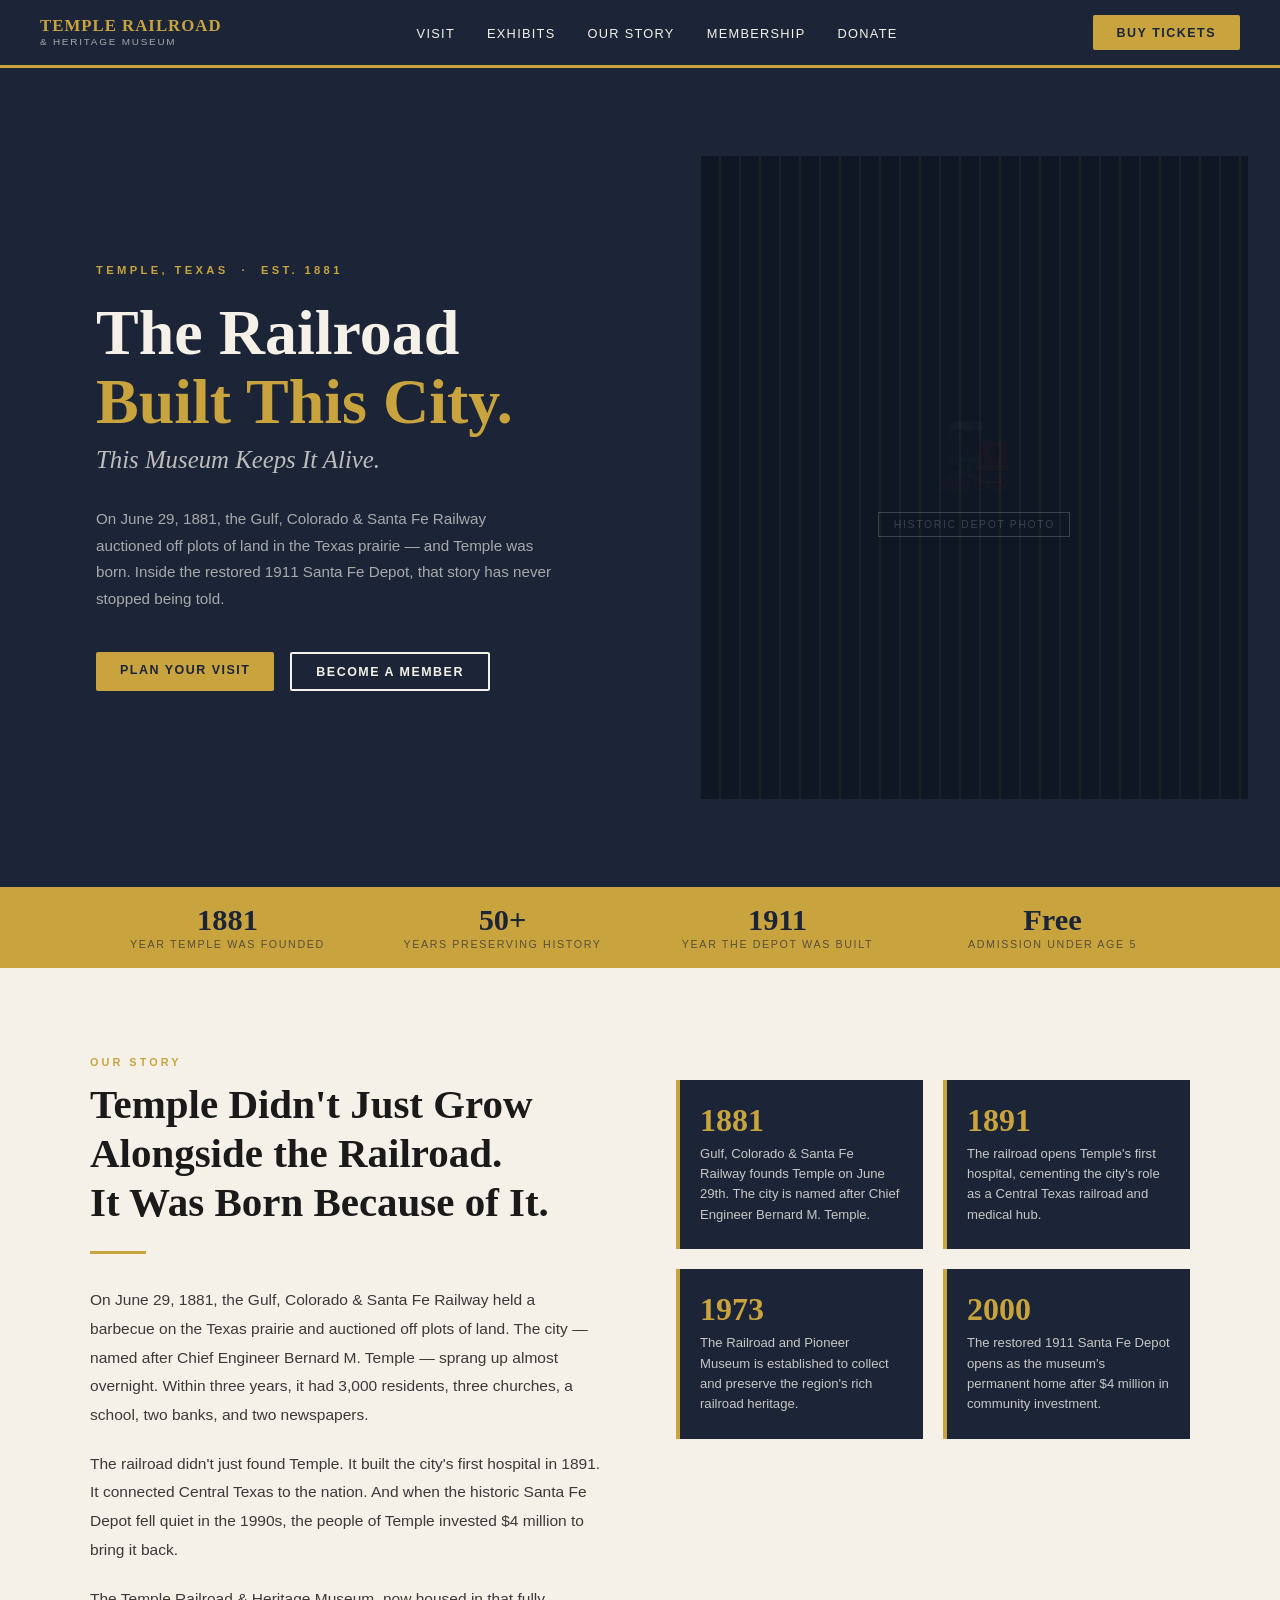
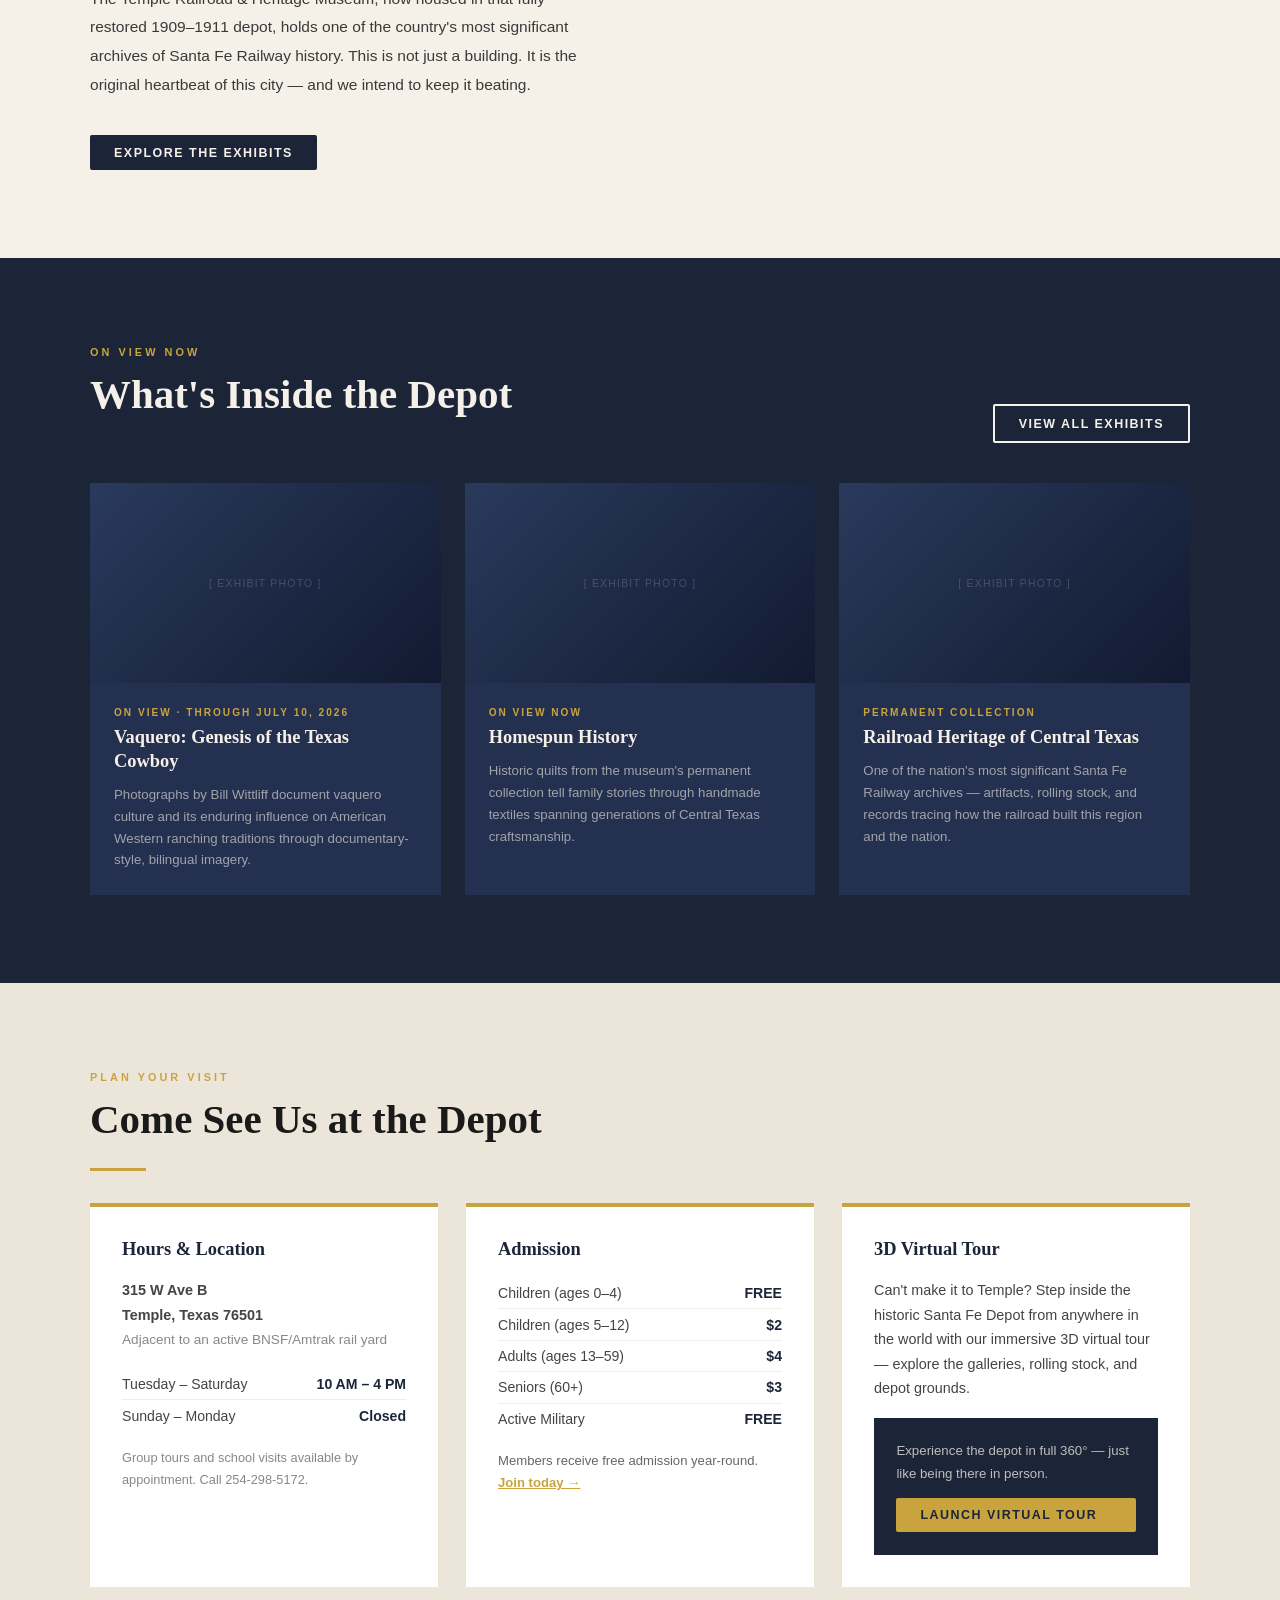
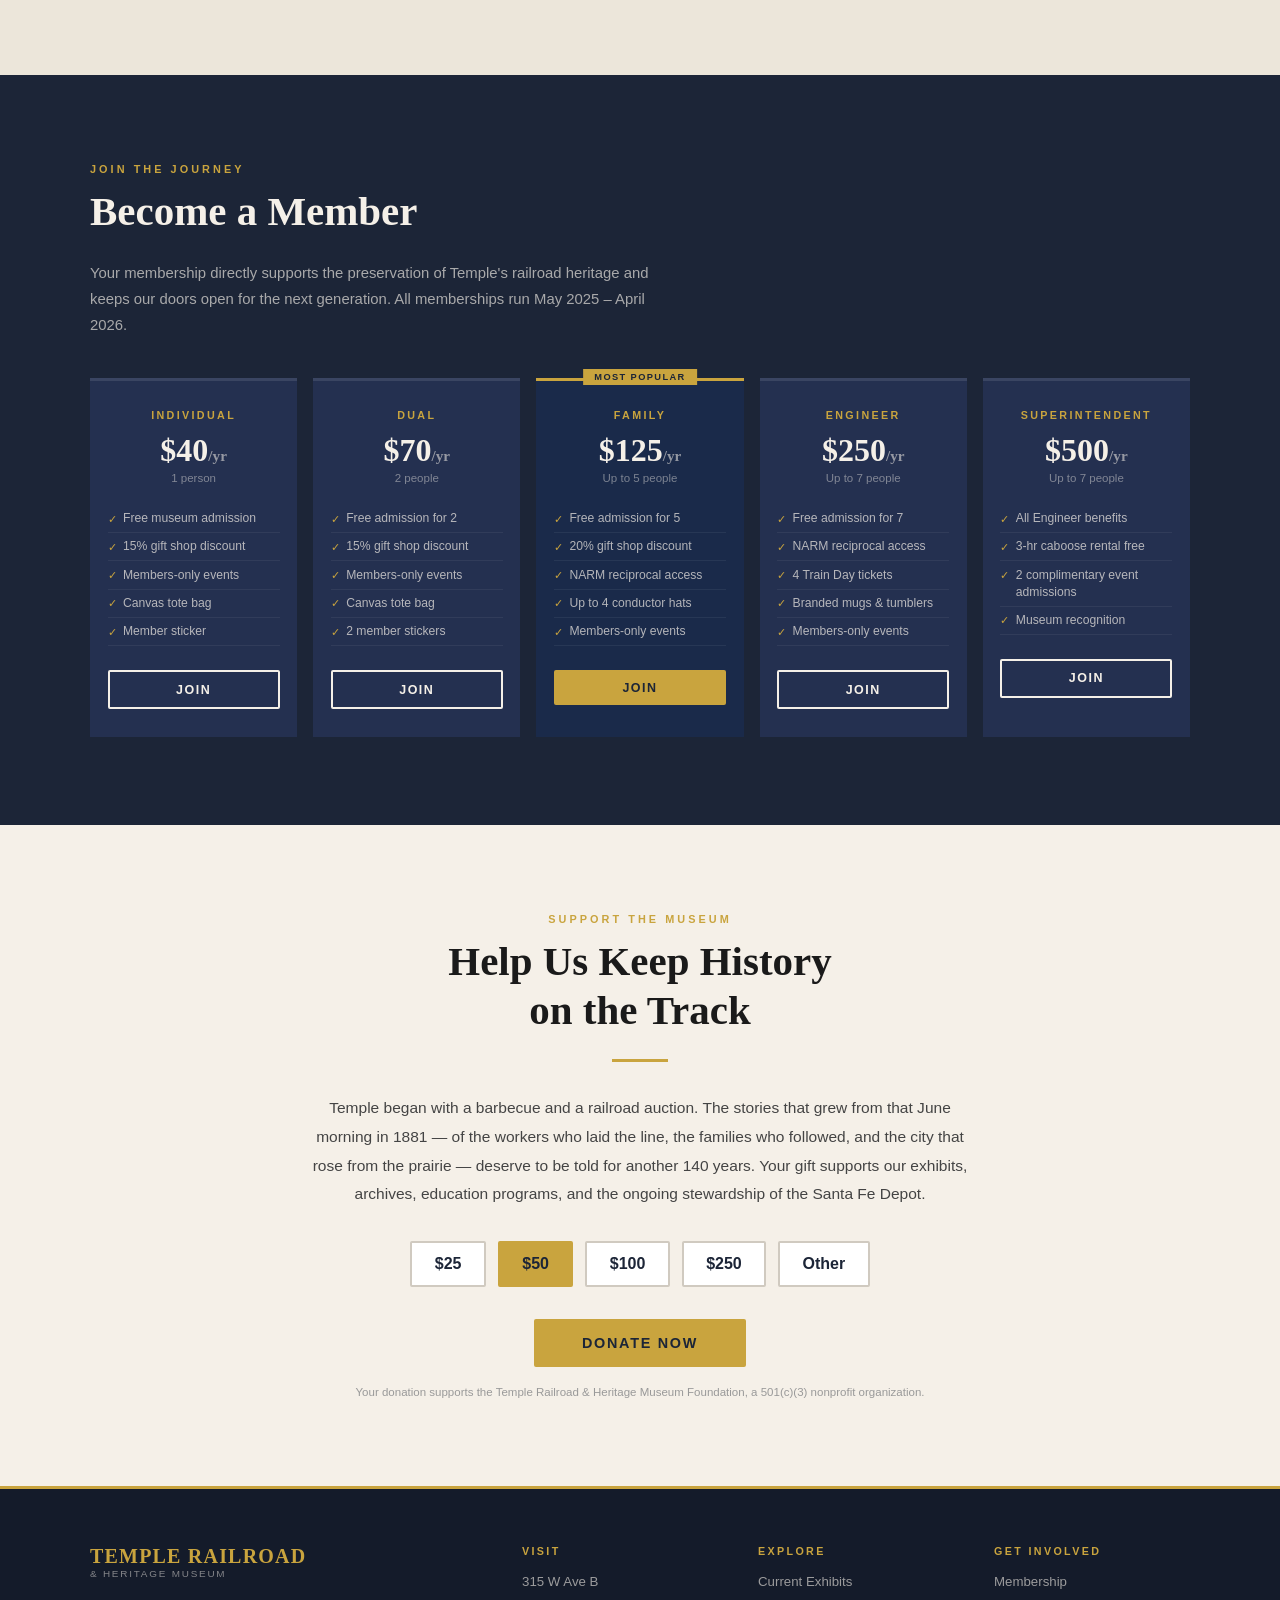
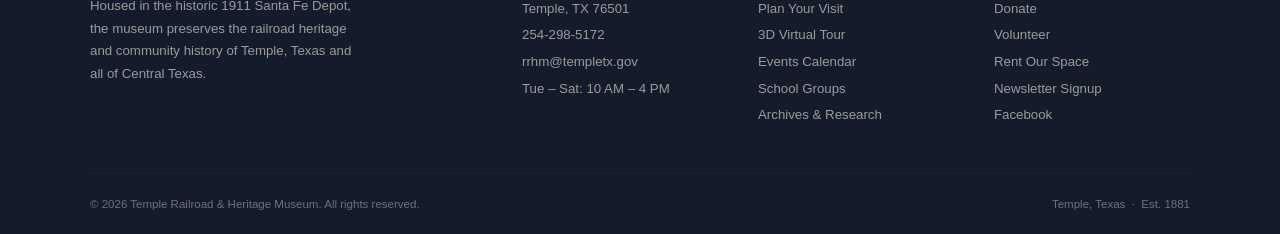
<file: temple-railroad-demo.html>
<!DOCTYPE html>
<html lang="en">
<head>
    <meta charset="UTF-8">
    <meta name="viewport" content="width=device-width, initial-scale=1.0">
    <title>Temple Railroad & Heritage Museum</title>
    <style>
        *, *::before, *::after { box-sizing: border-box; margin: 0; padding: 0; }

        :root {
            --dark:       #1c2537;
            --dark-alt:   #141b2a;
            --dark-card:  #243050;
            --gold:       #c9a43e;
            --gold-light: #e8c76b;
            --cream:      #f5f0e8;
            --cream-alt:  #ece6da;
            --red:        #8b1c1c;
            --serif:      Georgia, 'Times New Roman', serif;
            --sans:       'Helvetica Neue', Arial, sans-serif;
        }

        html { scroll-behavior: smooth; }

        body {
            font-family: var(--sans);
            color: #1a1a1a;
            background: var(--cream);
        }

        a { color: inherit; text-decoration: none; }

        .btn {
            display: inline-block;
            padding: 0.65rem 1.5rem;
            border-radius: 2px;
            font-size: 0.78rem;
            font-weight: 700;
            letter-spacing: 0.12em;
            text-transform: uppercase;
            cursor: pointer;
            transition: all 0.2s;
            border: none;
            font-family: var(--sans);
        }
        .btn-gold    { background: var(--gold); color: var(--dark); }
        .btn-gold:hover { background: var(--gold-light); }
        .btn-outline { background: transparent; color: var(--cream); border: 2px solid var(--cream); }
        .btn-outline:hover { background: var(--cream); color: var(--dark); }
        .btn-dark    { background: var(--dark); color: var(--cream); }
        .btn-dark:hover { background: var(--dark-alt); }

        /* ── NAVIGATION ─────────────────────────── */
        nav {
            position: sticky;
            top: 0;
            z-index: 100;
            background: var(--dark);
            display: flex;
            align-items: center;
            justify-content: space-between;
            padding: 0 2.5rem;
            height: 68px;
            border-bottom: 3px solid var(--gold);
        }

        .nav-logo { display: flex; flex-direction: column; line-height: 1; }
        .nav-logo .name {
            font-family: var(--serif);
            font-size: 1.05rem;
            font-weight: bold;
            color: var(--gold);
            letter-spacing: 0.06em;
            text-transform: uppercase;
        }
        .nav-logo .sub {
            font-size: 0.62rem;
            color: var(--cream);
            letter-spacing: 0.18em;
            text-transform: uppercase;
            opacity: 0.65;
            margin-top: 0.15rem;
        }

        .nav-center {
            display: flex;
            align-items: center;
            gap: 2rem;
            list-style: none;
        }
        .nav-center a {
            color: var(--cream);
            font-size: 0.8rem;
            letter-spacing: 0.1em;
            text-transform: uppercase;
            font-weight: 500;
            transition: color 0.2s;
        }
        .nav-center a:hover { color: var(--gold); }

        /* ── HERO ───────────────────────────────── */
        .hero {
            min-height: 91vh;
            background: var(--dark);
            display: grid;
            grid-template-columns: 55% 45%;
            position: relative;
            overflow: hidden;
        }

        .hero-content {
            position: relative;
            z-index: 2;
            padding: 5rem 3rem 5rem 4rem;
            display: flex;
            flex-direction: column;
            justify-content: center;
        }

        .hero-eyebrow {
            font-size: 0.7rem;
            letter-spacing: 0.3em;
            text-transform: uppercase;
            color: var(--gold);
            font-weight: 600;
            margin-bottom: 1.4rem;
        }

        .hero-headline {
            font-family: var(--serif);
            font-size: clamp(2.8rem, 5vw, 4.2rem);
            line-height: 1.08;
            color: var(--cream);
            margin-bottom: 0.6rem;
        }
        .hero-headline em {
            font-style: normal;
            color: var(--gold);
        }

        .hero-sub {
            font-family: var(--serif);
            font-size: clamp(1.1rem, 2vw, 1.55rem);
            color: var(--cream);
            opacity: 0.75;
            margin-bottom: 2rem;
            font-style: italic;
        }

        .hero-body {
            color: var(--cream);
            opacity: 0.65;
            font-size: 0.95rem;
            line-height: 1.75;
            max-width: 460px;
            margin-bottom: 2.5rem;
        }

        .hero-ctas { display: flex; gap: 1rem; flex-wrap: wrap; }

        .hero-visual {
            background: #0f1624;
            display: flex;
            align-items: center;
            justify-content: center;
            position: relative;
        }

        /* Railroad track pattern as background texture */
        .hero-visual::before {
            content: '';
            position: absolute;
            inset: 0;
            background:
                repeating-linear-gradient(
                    90deg,
                    transparent 0px,
                    transparent 18px,
                    rgba(201,164,62,0.07) 18px,
                    rgba(201,164,62,0.07) 20px
                );
        }

        .img-placeholder {
            display: flex;
            flex-direction: column;
            align-items: center;
            justify-content: center;
            gap: 1.2rem;
            color: rgba(255,255,255,0.18);
            font-size: 0.7rem;
            letter-spacing: 0.15em;
            text-transform: uppercase;
            position: relative;
            z-index: 1;
            width: 100%;
            height: 100%;
            min-height: 400px;
        }
        .img-placeholder .placeholder-icon {
            font-size: 4rem;
            opacity: 0.2;
        }
        .img-placeholder .placeholder-label {
            border: 1px solid currentColor;
            padding: 0.4rem 0.9rem;
            font-size: 0.65rem;
        }

        /* ── STATS BAR ──────────────────────────── */
        .stats-bar {
            background: var(--gold);
            padding: 1.1rem 2rem;
        }
        .stats-inner {
            max-width: 1100px;
            margin: 0 auto;
            display: grid;
            grid-template-columns: repeat(4, 1fr);
            text-align: center;
        }
        .stat-item .number {
            font-family: var(--serif);
            font-size: 1.9rem;
            font-weight: bold;
            color: var(--dark);
            line-height: 1;
        }
        .stat-item .label {
            font-size: 0.67rem;
            text-transform: uppercase;
            letter-spacing: 0.15em;
            color: var(--dark);
            opacity: 0.65;
            margin-top: 0.2rem;
        }

        /* ── SECTION BASICS ─────────────────────── */
        section { padding: 5.5rem 2rem; }
        .section-inner { max-width: 1100px; margin: 0 auto; }

        .section-label {
            font-size: 0.68rem;
            letter-spacing: 0.28em;
            text-transform: uppercase;
            color: var(--gold);
            font-weight: 700;
            margin-bottom: 0.75rem;
        }
        .section-heading {
            font-family: var(--serif);
            font-size: clamp(1.7rem, 3.2vw, 2.6rem);
            line-height: 1.2;
            margin-bottom: 1.5rem;
        }
        .section-heading.light { color: var(--cream); }
        .divider {
            width: 56px;
            height: 3px;
            background: var(--gold);
            margin-bottom: 2rem;
        }

        /* ── OUR STORY ──────────────────────────── */
        .story { background: var(--cream); }
        .story-grid {
            display: grid;
            grid-template-columns: 1fr 1fr;
            gap: 4.5rem;
            align-items: start;
        }
        .story-text p {
            line-height: 1.85;
            color: #3a3a3a;
            margin-bottom: 1.25rem;
            font-size: 0.97rem;
        }
        .story-facts {
            display: grid;
            grid-template-columns: 1fr 1fr;
            gap: 1.25rem;
        }
        .fact-card {
            background: var(--dark);
            padding: 1.5rem 1.25rem;
            border-left: 4px solid var(--gold);
        }
        .fact-card .year {
            font-family: var(--serif);
            font-size: 2rem;
            color: var(--gold);
            font-weight: bold;
            line-height: 1;
            margin-bottom: 0.5rem;
        }
        .fact-card p {
            color: var(--cream);
            font-size: 0.82rem;
            line-height: 1.55;
            opacity: 0.8;
        }

        /* ── EXHIBITS ───────────────────────────── */
        .exhibits { background: var(--dark); }
        .exhibits-header {
            display: flex;
            align-items: flex-end;
            justify-content: space-between;
            margin-bottom: 2.5rem;
        }
        .exhibits-grid {
            display: grid;
            grid-template-columns: repeat(3, 1fr);
            gap: 1.5rem;
        }
        .exhibit-card {
            background: var(--dark-card);
            overflow: hidden;
            transition: transform 0.2s;
        }
        .exhibit-card:hover { transform: translateY(-4px); }
        .exhibit-img {
            height: 200px;
            background: linear-gradient(135deg, #2a3a5c, #111a30);
            display: flex;
            align-items: center;
            justify-content: center;
            font-size: 0.65rem;
            letter-spacing: 0.12em;
            text-transform: uppercase;
            color: rgba(255,255,255,0.18);
        }
        .exhibit-body { padding: 1.5rem; }
        .exhibit-tag {
            font-size: 0.63rem;
            letter-spacing: 0.2em;
            text-transform: uppercase;
            color: var(--gold);
            font-weight: 700;
            margin-bottom: 0.5rem;
        }
        .exhibit-title {
            font-family: var(--serif);
            font-size: 1.15rem;
            color: var(--cream);
            margin-bottom: 0.6rem;
            line-height: 1.3;
        }
        .exhibit-desc {
            font-size: 0.83rem;
            color: rgba(245,240,232,0.6);
            line-height: 1.65;
        }

        /* ── PLAN YOUR VISIT ────────────────────── */
        .visit { background: var(--cream-alt); }
        .visit-grid {
            display: grid;
            grid-template-columns: repeat(3, 1fr);
            gap: 1.75rem;
        }
        .visit-card {
            background: white;
            padding: 2rem;
            border-top: 4px solid var(--gold);
        }
        .visit-card h3 {
            font-family: var(--serif);
            font-size: 1.15rem;
            margin-bottom: 1.1rem;
            color: var(--dark);
        }
        .visit-card p { font-size: 0.9rem; line-height: 1.7; color: #444; }
        .admission-row {
            display: flex;
            justify-content: space-between;
            align-items: center;
            padding: 0.45rem 0;
            border-bottom: 1px solid #eee;
            font-size: 0.88rem;
            color: #444;
        }
        .admission-row:last-of-type { border-bottom: none; }
        .admission-row .price { font-weight: 700; color: var(--dark); }
        .tour-callout {
            background: var(--dark);
            padding: 1.4rem;
            margin-top: 1.1rem;
            display: flex;
            flex-direction: column;
            gap: 0.75rem;
        }
        .tour-callout p { color: rgba(245,240,232,0.75) !important; font-size: 0.83rem !important; }

        /* ── MEMBERSHIP ─────────────────────────── */
        .membership { background: var(--dark); }
        .membership-grid {
            display: grid;
            grid-template-columns: repeat(5, 1fr);
            gap: 1rem;
            margin-top: 2.5rem;
        }
        .member-card {
            background: var(--dark-card);
            padding: 1.75rem 1.1rem;
            border-top: 3px solid rgba(255,255,255,0.1);
            text-align: center;
            transition: background 0.2s;
            position: relative;
        }
        .member-card.featured {
            background: #1a2a4a;
            border-top: 3px solid var(--gold);
        }
        .member-card.featured::before {
            content: 'Most Popular';
            position: absolute;
            top: -12px;
            left: 50%;
            transform: translateX(-50%);
            background: var(--gold);
            color: var(--dark);
            font-size: 0.58rem;
            font-weight: 700;
            letter-spacing: 0.15em;
            text-transform: uppercase;
            padding: 0.2rem 0.7rem;
            white-space: nowrap;
        }
        .member-card:hover { background: #1e2d47; }
        .tier-name {
            font-size: 0.67rem;
            letter-spacing: 0.22em;
            text-transform: uppercase;
            color: var(--gold);
            font-weight: 700;
            margin-bottom: 0.8rem;
        }
        .tier-price {
            font-family: var(--serif);
            font-size: 2rem;
            color: var(--cream);
            font-weight: bold;
            line-height: 1;
        }
        .tier-price span { font-size: 0.95rem; opacity: 0.55; }
        .tier-people {
            font-size: 0.72rem;
            color: rgba(245,240,232,0.45);
            margin: 0.4rem 0 1.3rem;
        }
        .tier-perks {
            list-style: none;
            text-align: left;
            margin-bottom: 1.5rem;
        }
        .tier-perks li {
            font-size: 0.76rem;
            color: rgba(245,240,232,0.7);
            padding: 0.32rem 0;
            border-bottom: 1px solid rgba(255,255,255,0.06);
            display: flex;
            align-items: flex-start;
            gap: 0.4rem;
            line-height: 1.4;
        }
        .tier-perks li::before {
            content: '✓';
            color: var(--gold);
            font-size: 0.68rem;
            flex-shrink: 0;
            margin-top: 0.1rem;
        }
        .member-card .btn {
            width: 100%;
            text-align: center;
            display: block;
        }

        /* ── DONATE ─────────────────────────────── */
        .donate { background: var(--cream); text-align: center; }
        .donate-inner { max-width: 680px; margin: 0 auto; }
        .donate-text {
            font-size: 0.97rem;
            line-height: 1.85;
            color: #444;
            margin-bottom: 2rem;
        }
        .donate-amounts {
            display: flex;
            justify-content: center;
            gap: 0.75rem;
            margin-bottom: 2rem;
            flex-wrap: wrap;
        }
        .amount-btn {
            padding: 0.75rem 1.4rem;
            background: white;
            border: 2px solid #d0cac0;
            font-size: 1rem;
            font-weight: 700;
            cursor: pointer;
            transition: all 0.2s;
            color: var(--dark);
            border-radius: 2px;
            font-family: var(--sans);
        }
        .amount-btn:hover, .amount-btn.active {
            border-color: var(--gold);
            background: var(--gold);
            color: var(--dark);
        }
        .donate-fine {
            font-size: 0.72rem;
            color: #999;
            margin-top: 1.2rem;
        }

        /* ── FOOTER ─────────────────────────────── */
        footer {
            background: var(--dark-alt);
            color: var(--cream);
            padding: 3.5rem 2rem 1.5rem;
            border-top: 3px solid var(--gold);
        }
        .footer-grid {
            max-width: 1100px;
            margin: 0 auto 2.5rem;
            display: grid;
            grid-template-columns: 2fr 1fr 1fr 1fr;
            gap: 2.5rem;
        }
        .footer-brand .brand-name {
            font-family: var(--serif);
            font-size: 1.25rem;
            color: var(--gold);
            font-weight: bold;
            text-transform: uppercase;
            letter-spacing: 0.06em;
        }
        .footer-brand .brand-sub {
            font-size: 0.62rem;
            color: var(--cream);
            letter-spacing: 0.18em;
            text-transform: uppercase;
            opacity: 0.5;
            margin-bottom: 1rem;
        }
        .footer-brand p {
            font-size: 0.83rem;
            opacity: 0.6;
            line-height: 1.7;
            max-width: 270px;
        }
        .footer-col h4 {
            font-size: 0.67rem;
            letter-spacing: 0.22em;
            text-transform: uppercase;
            color: var(--gold);
            font-weight: 700;
            margin-bottom: 1rem;
        }
        .footer-col ul { list-style: none; }
        .footer-col ul li {
            font-size: 0.83rem;
            opacity: 0.6;
            margin-bottom: 0.5rem;
            line-height: 1.4;
        }
        .footer-col ul li a { transition: color 0.2s; }
        .footer-col ul li a:hover { color: var(--gold); opacity: 1; }
        .footer-bottom {
            max-width: 1100px;
            margin: 0 auto;
            padding-top: 1.5rem;
            border-top: 1px solid rgba(255,255,255,0.08);
            display: flex;
            justify-content: space-between;
            align-items: center;
            font-size: 0.72rem;
            opacity: 0.4;
        }
    </style>
</head>
<body>

<!-- ─── NAVIGATION ──────────────────────────────────── -->
<nav>
    <div class="nav-logo">
        <span class="name">Temple Railroad</span>
        <span class="sub">& Heritage Museum</span>
    </div>
    <ul class="nav-center">
        <li><a href="#visit">Visit</a></li>
        <li><a href="#exhibits">Exhibits</a></li>
        <li><a href="#story">Our Story</a></li>
        <li><a href="#membership">Membership</a></li>
        <li><a href="#donate">Donate</a></li>
    </ul>
    <a href="#visit" class="btn btn-gold">Buy Tickets</a>
</nav>

<!-- ─── HERO ────────────────────────────────────────── -->
<section class="hero" id="home">
    <div class="hero-content">
        <p class="hero-eyebrow">Temple, Texas &nbsp;·&nbsp; Est. 1881</p>
        <h1 class="hero-headline">The Railroad<br><em>Built This City.</em></h1>
        <p class="hero-sub">This Museum Keeps It Alive.</p>
        <p class="hero-body">On June 29, 1881, the Gulf, Colorado & Santa Fe Railway auctioned off plots of land in the Texas prairie — and Temple was born. Inside the restored 1911 Santa Fe Depot, that story has never stopped being told.</p>
        <div class="hero-ctas">
            <a href="#visit" class="btn btn-gold">Plan Your Visit</a>
            <a href="#membership" class="btn btn-outline">Become a Member</a>
        </div>
    </div>
    <div class="hero-visual">
        <div class="img-placeholder">
            <div class="placeholder-icon">🚂</div>
            <div class="placeholder-label">Historic Depot Photo</div>
        </div>
    </div>
</section>

<!-- ─── STATS BAR ────────────────────────────────────── -->
<div class="stats-bar">
    <div class="stats-inner">
        <div class="stat-item">
            <div class="number">1881</div>
            <div class="label">Year Temple Was Founded</div>
        </div>
        <div class="stat-item">
            <div class="number">50+</div>
            <div class="label">Years Preserving History</div>
        </div>
        <div class="stat-item">
            <div class="number">1911</div>
            <div class="label">Year the Depot Was Built</div>
        </div>
        <div class="stat-item">
            <div class="number">Free</div>
            <div class="label">Admission Under Age 5</div>
        </div>
    </div>
</div>

<!-- ─── OUR STORY ────────────────────────────────────── -->
<section class="story" id="story">
    <div class="section-inner">
        <p class="section-label">Our Story</p>
        <div class="story-grid">
            <div class="story-text">
                <h2 class="section-heading">Temple Didn't Just Grow Alongside the Railroad.<br>It Was Born Because of It.</h2>
                <div class="divider"></div>
                <p>On June 29, 1881, the Gulf, Colorado & Santa Fe Railway held a barbecue on the Texas prairie and auctioned off plots of land. The city — named after Chief Engineer Bernard M. Temple — sprang up almost overnight. Within three years, it had 3,000 residents, three churches, a school, two banks, and two newspapers.</p>
                <p>The railroad didn't just found Temple. It built the city's first hospital in 1891. It connected Central Texas to the nation. And when the historic Santa Fe Depot fell quiet in the 1990s, the people of Temple invested $4 million to bring it back.</p>
                <p>The Temple Railroad & Heritage Museum, now housed in that fully restored 1909–1911 depot, holds one of the country's most significant archives of Santa Fe Railway history. This is not just a building. It is the original heartbeat of this city — and we intend to keep it beating.</p>
                <a href="#exhibits" class="btn btn-dark" style="margin-top:1rem;">Explore the Exhibits</a>
            </div>
            <div class="story-facts">
                <div class="fact-card">
                    <div class="year">1881</div>
                    <p>Gulf, Colorado & Santa Fe Railway founds Temple on June 29th. The city is named after Chief Engineer Bernard M. Temple.</p>
                </div>
                <div class="fact-card">
                    <div class="year">1891</div>
                    <p>The railroad opens Temple's first hospital, cementing the city's role as a Central Texas railroad and medical hub.</p>
                </div>
                <div class="fact-card">
                    <div class="year">1973</div>
                    <p>The Railroad and Pioneer Museum is established to collect and preserve the region's rich railroad heritage.</p>
                </div>
                <div class="fact-card">
                    <div class="year">2000</div>
                    <p>The restored 1911 Santa Fe Depot opens as the museum's permanent home after $4 million in community investment.</p>
                </div>
            </div>
        </div>
    </div>
</section>

<!-- ─── EXHIBITS ──────────────────────────────────────── -->
<section class="exhibits" id="exhibits">
    <div class="section-inner">
        <div class="exhibits-header">
            <div>
                <p class="section-label">On View Now</p>
                <h2 class="section-heading light">What's Inside the Depot</h2>
            </div>
            <a href="#" class="btn btn-outline">View All Exhibits</a>
        </div>
        <div class="exhibits-grid">
            <div class="exhibit-card">
                <div class="exhibit-img">[ Exhibit Photo ]</div>
                <div class="exhibit-body">
                    <p class="exhibit-tag">On View · Through July 10, 2026</p>
                    <h3 class="exhibit-title">Vaquero: Genesis of the Texas Cowboy</h3>
                    <p class="exhibit-desc">Photographs by Bill Wittliff document vaquero culture and its enduring influence on American Western ranching traditions through documentary-style, bilingual imagery.</p>
                </div>
            </div>
            <div class="exhibit-card">
                <div class="exhibit-img">[ Exhibit Photo ]</div>
                <div class="exhibit-body">
                    <p class="exhibit-tag">On View Now</p>
                    <h3 class="exhibit-title">Homespun History</h3>
                    <p class="exhibit-desc">Historic quilts from the museum's permanent collection tell family stories through handmade textiles spanning generations of Central Texas craftsmanship.</p>
                </div>
            </div>
            <div class="exhibit-card">
                <div class="exhibit-img">[ Exhibit Photo ]</div>
                <div class="exhibit-body">
                    <p class="exhibit-tag">Permanent Collection</p>
                    <h3 class="exhibit-title">Railroad Heritage of Central Texas</h3>
                    <p class="exhibit-desc">One of the nation's most significant Santa Fe Railway archives — artifacts, rolling stock, and records tracing how the railroad built this region and the nation.</p>
                </div>
            </div>
        </div>
    </div>
</section>

<!-- ─── PLAN YOUR VISIT ───────────────────────────────── -->
<section class="visit" id="visit">
    <div class="section-inner">
        <p class="section-label">Plan Your Visit</p>
        <h2 class="section-heading">Come See Us at the Depot</h2>
        <div class="divider"></div>
        <div class="visit-grid">

            <div class="visit-card">
                <h3>Hours & Location</h3>
                <p style="margin-bottom:1.1rem;"><strong>315 W Ave B<br>Temple, Texas 76501</strong><br><span style="font-size:0.85rem;color:#888;">Adjacent to an active BNSF/Amtrak rail yard</span></p>
                <div class="admission-row"><span>Tuesday – Saturday</span><span class="price">10 AM – 4 PM</span></div>
                <div class="admission-row"><span>Sunday – Monday</span><span class="price">Closed</span></div>
                <p style="margin-top:1rem;font-size:0.8rem;color:#888;">Group tours and school visits available by appointment. Call 254-298-5172.</p>
            </div>

            <div class="visit-card">
                <h3>Admission</h3>
                <div class="admission-row"><span>Children (ages 0–4)</span><span class="price">FREE</span></div>
                <div class="admission-row"><span>Children (ages 5–12)</span><span class="price">$2</span></div>
                <div class="admission-row"><span>Adults (ages 13–59)</span><span class="price">$4</span></div>
                <div class="admission-row"><span>Seniors (60+)</span><span class="price">$3</span></div>
                <div class="admission-row"><span>Active Military</span><span class="price">FREE</span></div>
                <p style="margin-top:1rem;font-size:0.82rem;color:#666;">Members receive free admission year-round. <a href="#membership" style="color:var(--gold);text-decoration:underline;font-weight:600;">Join today →</a></p>
            </div>

            <div class="visit-card">
                <h3>3D Virtual Tour</h3>
                <p>Can't make it to Temple? Step inside the historic Santa Fe Depot from anywhere in the world with our immersive 3D virtual tour — explore the galleries, rolling stock, and depot grounds.</p>
                <div class="tour-callout">
                    <p>Experience the depot in full 360° — just like being there in person.</p>
                    <a href="#" class="btn btn-gold">Launch Virtual Tour</a>
                </div>
            </div>

        </div>
    </div>
</section>

<!-- ─── MEMBERSHIP ────────────────────────────────────── -->
<section class="membership" id="membership">
    <div class="section-inner">
        <p class="section-label">Join the Journey</p>
        <h2 class="section-heading light">Become a Member</h2>
        <p style="color:rgba(245,240,232,0.65);max-width:580px;line-height:1.75;font-size:0.93rem;">Your membership directly supports the preservation of Temple's railroad heritage and keeps our doors open for the next generation. All memberships run May 2025 – April 2026.</p>
        <div class="membership-grid">

            <div class="member-card">
                <p class="tier-name">Individual</p>
                <div class="tier-price">$40<span>/yr</span></div>
                <p class="tier-people">1 person</p>
                <ul class="tier-perks">
                    <li>Free museum admission</li>
                    <li>15% gift shop discount</li>
                    <li>Members-only events</li>
                    <li>Canvas tote bag</li>
                    <li>Member sticker</li>
                </ul>
                <a href="#" class="btn btn-outline">Join</a>
            </div>

            <div class="member-card">
                <p class="tier-name">Dual</p>
                <div class="tier-price">$70<span>/yr</span></div>
                <p class="tier-people">2 people</p>
                <ul class="tier-perks">
                    <li>Free admission for 2</li>
                    <li>15% gift shop discount</li>
                    <li>Members-only events</li>
                    <li>Canvas tote bag</li>
                    <li>2 member stickers</li>
                </ul>
                <a href="#" class="btn btn-outline">Join</a>
            </div>

            <div class="member-card featured">
                <p class="tier-name">Family</p>
                <div class="tier-price">$125<span>/yr</span></div>
                <p class="tier-people">Up to 5 people</p>
                <ul class="tier-perks">
                    <li>Free admission for 5</li>
                    <li>20% gift shop discount</li>
                    <li>NARM reciprocal access</li>
                    <li>Up to 4 conductor hats</li>
                    <li>Members-only events</li>
                </ul>
                <a href="#" class="btn btn-gold">Join</a>
            </div>

            <div class="member-card">
                <p class="tier-name">Engineer</p>
                <div class="tier-price">$250<span>/yr</span></div>
                <p class="tier-people">Up to 7 people</p>
                <ul class="tier-perks">
                    <li>Free admission for 7</li>
                    <li>NARM reciprocal access</li>
                    <li>4 Train Day tickets</li>
                    <li>Branded mugs & tumblers</li>
                    <li>Members-only events</li>
                </ul>
                <a href="#" class="btn btn-outline">Join</a>
            </div>

            <div class="member-card">
                <p class="tier-name">Superintendent</p>
                <div class="tier-price">$500<span>/yr</span></div>
                <p class="tier-people">Up to 7 people</p>
                <ul class="tier-perks">
                    <li>All Engineer benefits</li>
                    <li>3-hr caboose rental free</li>
                    <li>2 complimentary event admissions</li>
                    <li>Museum recognition</li>
                </ul>
                <a href="#" class="btn btn-outline">Join</a>
            </div>

        </div>
    </div>
</section>

<!-- ─── DONATE ────────────────────────────────────────── -->
<section class="donate" id="donate">
    <div class="donate-inner">
        <p class="section-label" style="text-align:center;">Support the Museum</p>
        <h2 class="section-heading" style="text-align:center;">Help Us Keep History<br>on the Track</h2>
        <div class="divider" style="margin:0 auto 2rem;"></div>
        <p class="donate-text">Temple began with a barbecue and a railroad auction. The stories that grew from that June morning in 1881 — of the workers who laid the line, the families who followed, and the city that rose from the prairie — deserve to be told for another 140 years. Your gift supports our exhibits, archives, education programs, and the ongoing stewardship of the Santa Fe Depot.</p>
        <div class="donate-amounts">
            <button class="amount-btn">$25</button>
            <button class="amount-btn active">$50</button>
            <button class="amount-btn">$100</button>
            <button class="amount-btn">$250</button>
            <button class="amount-btn">Other</button>
        </div>
        <a href="#" class="btn btn-gold" style="font-size:0.9rem;padding:1rem 3rem;">Donate Now</a>
        <p class="donate-fine">Your donation supports the Temple Railroad & Heritage Museum Foundation, a 501(c)(3) nonprofit organization.</p>
    </div>
</section>

<!-- ─── FOOTER ────────────────────────────────────────── -->
<footer>
    <div class="footer-grid">
        <div class="footer-brand">
            <div class="brand-name">Temple Railroad</div>
            <div class="brand-sub">& Heritage Museum</div>
            <p>Housed in the historic 1911 Santa Fe Depot, the museum preserves the railroad heritage and community history of Temple, Texas and all of Central Texas.</p>
        </div>
        <div class="footer-col">
            <h4>Visit</h4>
            <ul>
                <li>315 W Ave B</li>
                <li>Temple, TX 76501</li>
                <li>254-298-5172</li>
                <li><a href="mailto:rrhm@templetx.gov">rrhm@templetx.gov</a></li>
                <li style="margin-top:0.5rem;">Tue – Sat: 10 AM – 4 PM</li>
            </ul>
        </div>
        <div class="footer-col">
            <h4>Explore</h4>
            <ul>
                <li><a href="#exhibits">Current Exhibits</a></li>
                <li><a href="#visit">Plan Your Visit</a></li>
                <li><a href="#">3D Virtual Tour</a></li>
                <li><a href="#">Events Calendar</a></li>
                <li><a href="#">School Groups</a></li>
                <li><a href="#">Archives & Research</a></li>
            </ul>
        </div>
        <div class="footer-col">
            <h4>Get Involved</h4>
            <ul>
                <li><a href="#membership">Membership</a></li>
                <li><a href="#donate">Donate</a></li>
                <li><a href="#">Volunteer</a></li>
                <li><a href="#">Rent Our Space</a></li>
                <li><a href="#">Newsletter Signup</a></li>
                <li><a href="https://facebook.com/templerrhm/" target="_blank">Facebook</a></li>
            </ul>
        </div>
    </div>
    <div class="footer-bottom">
        <span>© 2026 Temple Railroad & Heritage Museum. All rights reserved.</span>
        <span>Temple, Texas &nbsp;·&nbsp; Est. 1881</span>
    </div>
</footer>

<script>
    document.querySelectorAll('.amount-btn').forEach(btn => {
        btn.addEventListener('click', () => {
            document.querySelectorAll('.amount-btn').forEach(b => b.classList.remove('active'));
            btn.classList.add('active');
        });
    });
</script>

</body>
</html>
</file>
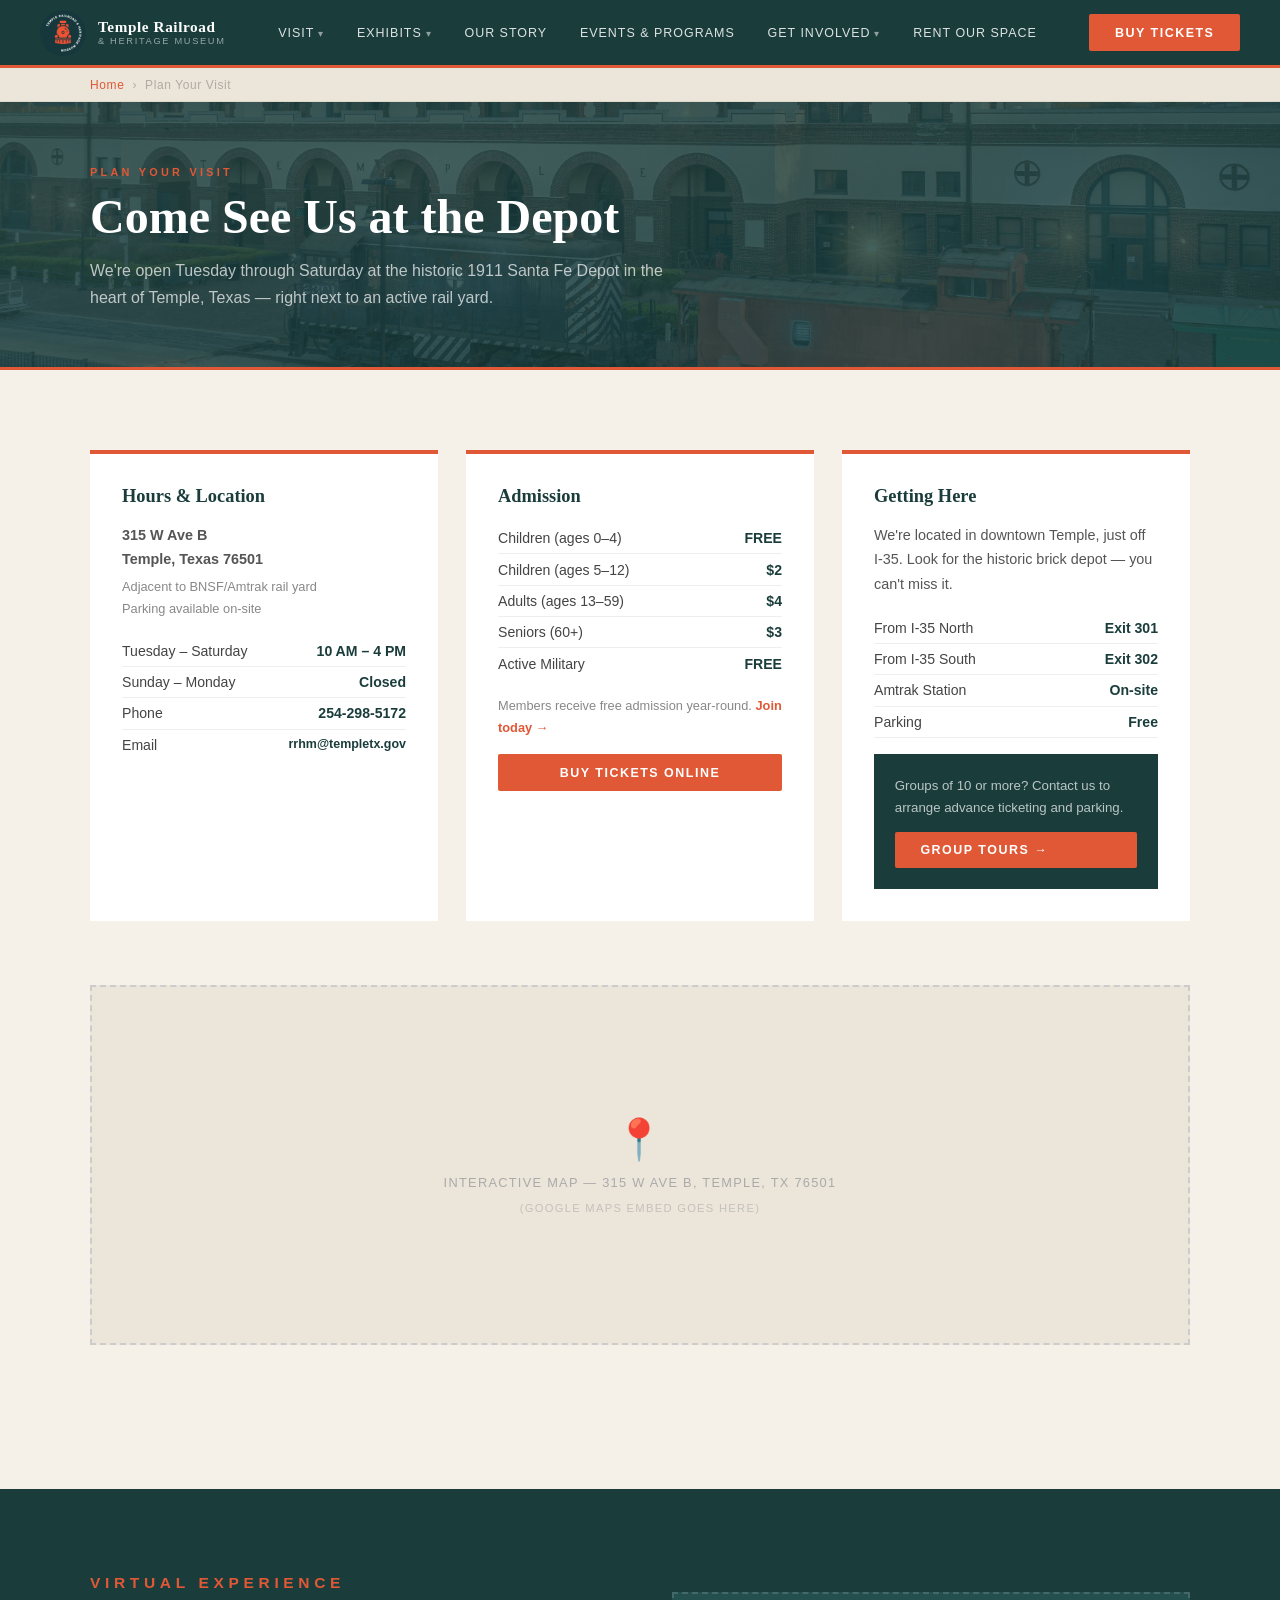
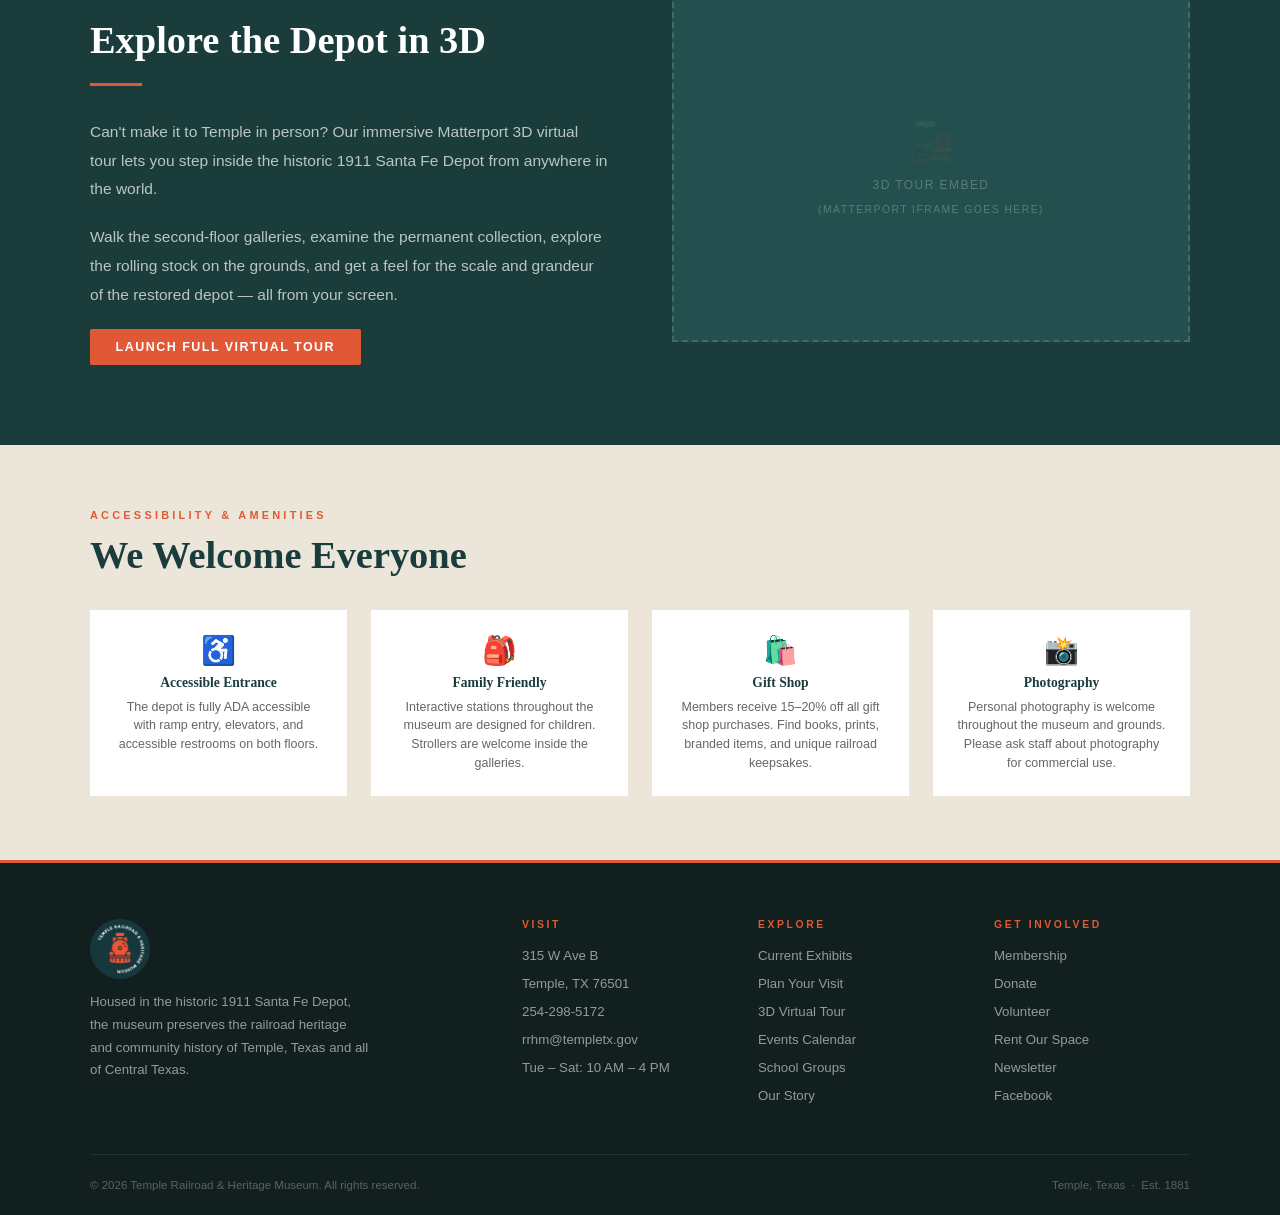
<file: visit.html>
<!DOCTYPE html>
<html lang="en">
<head>
    <meta charset="UTF-8">
    <meta name="viewport" content="width=device-width, initial-scale=1.0">
    <title>Plan Your Visit | Temple Railroad & Heritage Museum</title>
    <link rel="stylesheet" href="css/style.css">
    <style>
        .visit-main { padding: 5rem 2rem; background: var(--cream); }
        .visit-top-grid {
            display: grid;
            grid-template-columns: 1fr 1fr 1fr;
            gap: 1.75rem;
            margin-bottom: 4rem;
        }
        .info-card { background: #fff; padding: 2rem; border-top: 4px solid var(--coral); }
        .info-card h3 { font-family: var(--serif); font-size: 1.15rem; color: var(--teal); margin-bottom: 1rem; }
        .info-card p { font-size: 0.9rem; line-height: 1.7; color: #555; }
        .row { display: flex; justify-content: space-between; padding: 0.45rem 0; border-bottom: 1px solid #eee; font-size: 0.88rem; color: #444; }
        .row:last-of-type { border-bottom: none; }
        .row .val { font-weight: 700; color: var(--teal); }
        .callout { background: var(--teal); padding: 1.3rem; margin-top: 1rem; display: flex; flex-direction: column; gap: 0.75rem; }
        .callout p { color: rgba(255,255,255,0.7) !important; font-size: 0.83rem !important; }

        .map-section {
            background: var(--cream-alt);
            height: 360px;
            display: flex;
            align-items: center;
            justify-content: center;
            border: 2px dashed #ccc;
            font-size: 0.8rem;
            letter-spacing: 0.1em;
            text-transform: uppercase;
            color: #aaa;
            margin-bottom: 4rem;
            flex-direction: column;
            gap: 0.75rem;
        }
        .map-section .map-icon { font-size: 2.5rem; }

        .tour-section { padding: 5rem 2rem; background: var(--teal); }
        .tour-grid { display: grid; grid-template-columns: 1fr 1fr; gap: 4rem; align-items: center; }
        .tour-text p { font-size: 0.97rem; line-height: 1.85; color: rgba(255,255,255,0.7); margin-bottom: 1.2rem; }
        .tour-embed {
            background: var(--teal-mid);
            height: 350px;
            display: flex;
            align-items: center;
            justify-content: center;
            border: 2px dashed rgba(255,255,255,0.15);
            font-size: 0.75rem;
            color: rgba(255,255,255,0.25);
            letter-spacing: 0.12em;
            text-transform: uppercase;
            flex-direction: column;
            gap: 0.75rem;
        }
        .tour-embed .t-icon { font-size: 2.5rem; opacity: 0.3; }

        .access-section { padding: 4rem 2rem; background: var(--cream-alt); }
        .access-grid { display: grid; grid-template-columns: repeat(4, 1fr); gap: 1.5rem; margin-top: 2rem; }
        .access-item { text-align: center; padding: 1.5rem; background: #fff; }
        .access-item .a-icon { font-size: 1.75rem; margin-bottom: 0.5rem; }
        .access-item h4 { font-size: 0.85rem; font-family: var(--serif); color: var(--teal); margin-bottom: 0.4rem; }
        .access-item p { font-size: 0.78rem; color: #666; line-height: 1.5; }
    </style>
</head>
<body>

<nav>
    <a href="index.html" class="nav-logo">
        <img src="images/logo.png" alt="Temple Railroad & Heritage Museum">
        <div class="nav-logo-text">
            <span class="name">Temple Railroad</span>
            <span class="sub">& Heritage Museum</span>
        </div>
    </a>
    <ul class="nav-links">
        <li class="has-dropdown"><a href="visit.html">Visit</a>
            <ul class="dropdown-menu">
                <li><a href="visit.html">Plan Your Visit</a></li>
                <li><a href="visit.html#tour">3D Virtual Tour</a></li>
                <li><a href="group-tours.html">Group Tours</a></li>
            </ul>
        </li>
        <li class="has-dropdown"><a href="exhibits.html">Exhibits</a>
            <ul class="dropdown-menu">
                <li><a href="exhibits.html">Current Exhibits</a></li>
                <li><a href="exhibits.html#upcoming">Upcoming</a></li>
                <li><a href="exhibits.html#permanent">Permanent Collection</a></li>
            </ul>
        </li>
        <li><a href="about.html">Our Story</a></li>
        <li><a href="events.html">Events & Programs</a></li>
        <li class="has-dropdown"><a href="membership.html">Get Involved</a>
            <ul class="dropdown-menu">
                <li><a href="membership.html">Become a Member</a></li>
                <li><a href="foundation.html">Foundation Board</a></li>
                <li><a href="index.html#donate">Donate</a></li>
                <li><a href="events.html#volunteer">Volunteer</a></li>
                <li><a href="index.html#newsletter">Newsletter</a></li>
            </ul>
        </li>
        <li><a href="rentals.html">Rent Our Space</a></li>
    </ul>
    <a href="visit.html" class="btn btn-coral">Buy Tickets</a>
</nav>

<div class="breadcrumb">
    <div class="section-inner"><a href="index.html">Home</a><span>›</span><span>Plan Your Visit</span></div>
</div>

<div class="page-hero">
    <div class="section-inner">
        <p class="section-label">Plan Your Visit</p>
        <h1>Come See Us at the Depot</h1>
        <p class="sub">We're open Tuesday through Saturday at the historic 1911 Santa Fe Depot in the heart of Temple, Texas — right next to an active rail yard.</p>
    </div>
</div>

<section class="visit-main">
    <div class="section-inner">
        <div class="visit-top-grid">
            <div class="info-card">
                <h3>Hours & Location</h3>
                <p style="margin-bottom:1rem;"><strong>315 W Ave B<br>Temple, Texas 76501</strong><br>
                <span style="font-size:0.8rem;color:#888;display:block;margin-top:0.25rem;">Adjacent to BNSF/Amtrak rail yard<br>Parking available on-site</span></p>
                <div class="row"><span>Tuesday – Saturday</span><span class="val">10 AM – 4 PM</span></div>
                <div class="row"><span>Sunday – Monday</span><span class="val">Closed</span></div>
                <div class="row"><span>Phone</span><span class="val">254-298-5172</span></div>
                <div class="row"><span>Email</span><span class="val" style="font-size:0.78rem;">rrhm@templetx.gov</span></div>
            </div>
            <div class="info-card">
                <h3>Admission</h3>
                <div class="row"><span>Children (ages 0–4)</span><span class="val">FREE</span></div>
                <div class="row"><span>Children (ages 5–12)</span><span class="val">$2</span></div>
                <div class="row"><span>Adults (ages 13–59)</span><span class="val">$4</span></div>
                <div class="row"><span>Seniors (60+)</span><span class="val">$3</span></div>
                <div class="row"><span>Active Military</span><span class="val">FREE</span></div>
                <p style="margin-top:1rem;font-size:0.8rem;color:#888;">Members receive free admission year-round. <a href="membership.html" style="color:var(--coral);font-weight:600;">Join today →</a></p>
                <a href="membership.html" class="btn btn-coral" style="margin-top:1rem;width:100%;text-align:center;display:block;">Buy Tickets Online</a>
            </div>
            <div class="info-card">
                <h3>Getting Here</h3>
                <p style="margin-bottom:1rem;">We're located in downtown Temple, just off I-35. Look for the historic brick depot — you can't miss it.</p>
                <div class="row"><span>From I-35 North</span><span class="val">Exit 301</span></div>
                <div class="row"><span>From I-35 South</span><span class="val">Exit 302</span></div>
                <div class="row"><span>Amtrak Station</span><span class="val">On-site</span></div>
                <div class="row"><span>Parking</span><span class="val">Free</span></div>
                <div class="callout">
                    <p>Groups of 10 or more? Contact us to arrange advance ticketing and parking.</p>
                    <a href="group-tours.html" class="btn btn-coral">Group Tours →</a>
                </div>
            </div>
        </div>

        <div class="map-section">
            <div class="map-icon">📍</div>
            <span>Interactive Map — 315 W Ave B, Temple, TX 76501</span>
            <span style="font-size:0.7rem;opacity:0.6;">(Google Maps embed goes here)</span>
        </div>
    </div>
</section>

<section class="tour-section" id="tour">
    <div class="section-inner">
        <div class="tour-grid">
            <div class="tour-text">
                <p class="section-label on-dark">Virtual Experience</p>
                <h2 class="section-heading light">Explore the Depot in 3D</h2>
                <div class="divider"></div>
                <p>Can't make it to Temple in person? Our immersive Matterport 3D virtual tour lets you step inside the historic 1911 Santa Fe Depot from anywhere in the world.</p>
                <p>Walk the second-floor galleries, examine the permanent collection, explore the rolling stock on the grounds, and get a feel for the scale and grandeur of the restored depot — all from your screen.</p>
                <a href="#" class="btn btn-coral">Launch Full Virtual Tour</a>
            </div>
            <div class="tour-embed" id="tour-embed">
                <div class="t-icon">🚂</div>
                <span>3D Tour Embed</span>
                <span style="font-size:0.65rem;">(Matterport iframe goes here)</span>
            </div>
        </div>
    </div>
</section>

<section class="access-section">
    <div class="section-inner">
        <p class="section-label">Accessibility & Amenities</p>
        <h2 class="section-heading">We Welcome Everyone</h2>
        <div class="access-grid">
            <div class="access-item">
                <div class="a-icon">♿</div>
                <h4>Accessible Entrance</h4>
                <p>The depot is fully ADA accessible with ramp entry, elevators, and accessible restrooms on both floors.</p>
            </div>
            <div class="access-item">
                <div class="a-icon">🎒</div>
                <h4>Family Friendly</h4>
                <p>Interactive stations throughout the museum are designed for children. Strollers are welcome inside the galleries.</p>
            </div>
            <div class="access-item">
                <div class="a-icon">🛍️</div>
                <h4>Gift Shop</h4>
                <p>Members receive 15–20% off all gift shop purchases. Find books, prints, branded items, and unique railroad keepsakes.</p>
            </div>
            <div class="access-item">
                <div class="a-icon">📸</div>
                <h4>Photography</h4>
                <p>Personal photography is welcome throughout the museum and grounds. Please ask staff about photography for commercial use.</p>
            </div>
        </div>
    </div>
</section>

<footer>
    <div class="footer-grid">
        <div class="footer-brand">
            <img src="images/logo.png" alt="Temple Railroad & Heritage Museum">
            <p>Housed in the historic 1911 Santa Fe Depot, the museum preserves the railroad heritage and community history of Temple, Texas and all of Central Texas.</p>
        </div>
        <div class="footer-col"><h4>Visit</h4><ul><li>315 W Ave B</li><li>Temple, TX 76501</li><li>254-298-5172</li><li><a href="mailto:rrhm@templetx.gov">rrhm@templetx.gov</a></li><li style="margin-top:0.5rem;">Tue – Sat: 10 AM – 4 PM</li></ul></div>
        <div class="footer-col"><h4>Explore</h4><ul><li><a href="exhibits.html">Current Exhibits</a></li><li><a href="visit.html">Plan Your Visit</a></li><li><a href="visit.html#tour">3D Virtual Tour</a></li><li><a href="events.html">Events Calendar</a></li><li><a href="group-tours.html">School Groups</a></li><li><a href="about.html">Our Story</a></li></ul></div>
        <div class="footer-col"><h4>Get Involved</h4><ul><li><a href="membership.html">Membership</a></li><li><a href="index.html#donate">Donate</a></li><li><a href="events.html#volunteer">Volunteer</a></li><li><a href="rentals.html">Rent Our Space</a></li><li><a href="index.html#newsletter">Newsletter</a></li><li><a href="https://facebook.com/templerrhm/" target="_blank">Facebook</a></li></ul></div>
    </div>
    <div class="footer-bottom">
        <span>© 2026 Temple Railroad & Heritage Museum. All rights reserved.</span>
        <span>Temple, Texas &nbsp;·&nbsp; Est. 1881</span>
    </div>
</footer>
<script src="js/main.js"></script>
</body>
</html>
</file>
<file: css/style.css>
/* ============================================================
   TEMPLE RAILROAD & HERITAGE MUSEUM — Shared Styles
   Colors sourced from official museum logo
   ============================================================ */

*, *::before, *::after { box-sizing: border-box; margin: 0; padding: 0; }

:root {
    --teal:         #1a3d3c;
    --teal-mid:     #234f4e;
    --teal-light:   #2d6663;
    --coral:        #e05835;
    --coral-light:  #e8744f;
    --coral-dark:   #c04820;
    --cream:        #f5f0e8;
    --cream-alt:    #ece6da;
    --text:         #1e1e1e;
    --text-muted:   #555;
    --serif:        Georgia, 'Times New Roman', serif;
    --sans:         'Helvetica Neue', Arial, sans-serif;
}

html {
    scroll-behavior: smooth;
    overflow-x: hidden; /* prevent nav overflow from widening the page */
}

body {
    font-family: var(--sans);
    color: var(--text);
    background: var(--cream);
    overflow-x: hidden;
    max-width: 100vw;
}

a { color: inherit; text-decoration: none; }
img { max-width: 100%; display: block; }

/* ── BUTTONS ──────────────────────────────────────────── */
.btn {
    display: inline-block;
    padding: 0.7rem 1.6rem;
    border-radius: 2px;
    font-size: 0.78rem;
    font-weight: 700;
    letter-spacing: 0.12em;
    text-transform: uppercase;
    cursor: pointer;
    transition: all 0.2s;
    border: none;
    font-family: var(--sans);
}
.btn-coral   { background: var(--coral); color: #fff; }
.btn-coral:hover { background: var(--coral-light); }
.btn-teal    { background: var(--teal); color: #fff; }
.btn-teal:hover { background: var(--teal-mid); }
.btn-outline-white { background: transparent; color: #fff; border: 2px solid #fff; }
.btn-outline-white:hover { background: #fff; color: var(--teal); }
.btn-outline-coral { background: transparent; color: var(--coral); border: 2px solid var(--coral); }
.btn-outline-coral:hover { background: var(--coral); color: #fff; }

/* ── NAVIGATION ───────────────────────────────────────── */
nav {
    position: sticky;
    top: 0;
    z-index: 200;
    background: var(--teal);
    display: flex;
    align-items: center;
    justify-content: space-between;
    padding: 0 2.5rem;
    height: 68px;
    border-bottom: 3px solid var(--coral);
    overflow: visible; /* dropdowns need to escape */
    max-width: 100vw;
}

.nav-logo {
    display: flex;
    align-items: center;
    gap: 0.75rem;
    text-decoration: none;
}
.nav-logo img {
    height: 46px;
    width: 46px;
    border-radius: 50%;
}
.nav-logo-text { display: flex; flex-direction: column; line-height: 1; }
.nav-logo-text .name {
    font-family: var(--serif);
    font-size: 0.95rem;
    font-weight: bold;
    color: #fff;
    letter-spacing: 0.04em;
}
.nav-logo-text .sub {
    font-size: 0.58rem;
    color: rgba(255,255,255,0.55);
    letter-spacing: 0.18em;
    text-transform: uppercase;
    margin-top: 0.15rem;
}

.nav-links {
    display: flex;
    align-items: center;
    gap: 0.25rem;
    list-style: none;
}

.nav-links > li {
    position: relative;
}

.nav-links > li > a {
    display: block;
    padding: 0 0.9rem;
    height: 68px;
    line-height: 68px;
    color: rgba(255,255,255,0.85);
    font-size: 0.78rem;
    letter-spacing: 0.08em;
    text-transform: uppercase;
    font-weight: 500;
    white-space: nowrap;
    transition: color 0.2s, background 0.2s;
}
.nav-links > li > a:hover,
.nav-links > li:hover > a {
    color: #fff;
    background: rgba(255,255,255,0.08);
}

/* Dropdown */
.nav-links .dropdown-menu {
    display: none;
    position: absolute;
    top: 100%;
    left: 0;
    background: var(--teal);
    border-top: 3px solid var(--coral);
    min-width: 200px;
    box-shadow: 0 8px 24px rgba(0,0,0,0.25);
    list-style: none;
    padding: 0.5rem 0;
}
.nav-links li:hover .dropdown-menu {
    display: block;
}
.dropdown-menu li a {
    display: block;
    padding: 0.6rem 1.25rem;
    color: rgba(255,255,255,0.8);
    font-size: 0.78rem;
    letter-spacing: 0.06em;
    text-transform: uppercase;
    transition: all 0.15s;
}
.dropdown-menu li a:hover {
    color: #fff;
    background: rgba(255,255,255,0.08);
    padding-left: 1.5rem;
}
.has-dropdown > a::after {
    content: ' ▾';
    font-size: 0.65rem;
    opacity: 0.6;
}

/* ── FOOTER ───────────────────────────────────────────── */
footer {
    background: #111f1f;
    color: #fff;
    padding: 3.5rem 2rem 1.5rem;
    border-top: 3px solid var(--coral);
}
.footer-grid {
    max-width: 1100px;
    margin: 0 auto 2.5rem;
    display: grid;
    grid-template-columns: 2fr 1fr 1fr 1fr;
    gap: 2.5rem;
}
.footer-brand { display: flex; flex-direction: column; gap: 0.75rem; }
.footer-brand img { height: 60px; width: 60px; border-radius: 50%; }
.footer-brand p {
    font-size: 0.83rem;
    color: rgba(255,255,255,0.55);
    line-height: 1.7;
    max-width: 280px;
}
.footer-col h4 {
    font-size: 0.65rem;
    letter-spacing: 0.25em;
    text-transform: uppercase;
    color: var(--coral);
    font-weight: 700;
    margin-bottom: 1rem;
}
.footer-col ul { list-style: none; }
.footer-col ul li {
    font-size: 0.83rem;
    color: rgba(255,255,255,0.55);
    margin-bottom: 0.5rem;
    line-height: 1.5;
}
.footer-col ul li a { transition: color 0.2s; }
.footer-col ul li a:hover { color: #fff; }
.footer-bottom {
    max-width: 1100px;
    margin: 0 auto;
    padding-top: 1.5rem;
    border-top: 1px solid rgba(255,255,255,0.08);
    display: flex;
    justify-content: space-between;
    align-items: center;
    font-size: 0.72rem;
    color: rgba(255,255,255,0.3);
}

/* ── SECTION UTILITIES ────────────────────────────────── */
.section-inner { max-width: 1100px; margin: 0 auto; }
.section-label {
    font-size: 0.68rem;
    letter-spacing: 0.3em;
    text-transform: uppercase;
    color: var(--coral);
    font-weight: 700;
    margin-bottom: 0.7rem;
}
.section-label.on-dark { color: var(--coral); }
.section-heading {
    font-family: var(--serif);
    font-size: clamp(1.7rem, 3vw, 2.6rem);
    line-height: 1.2;
    margin-bottom: 1.25rem;
    color: var(--teal);
}
.section-heading.light { color: #fff; }
.divider {
    width: 52px;
    height: 3px;
    background: var(--coral);
    margin-bottom: 2rem;
}

/* ── PAGE HERO (interior pages) ───────────────────────── */
.page-hero {
    background: var(--teal);
    padding: 4rem 2rem 3.5rem;
    border-bottom: 3px solid var(--coral);
    position: relative;
    overflow: hidden;
}
.page-hero::before {
    content: '';
    position: absolute;
    inset: 0;
    background: url('../images/hero-sunset.jpg') center/cover no-repeat;
    opacity: 0.18;
}
.page-hero .section-inner { position: relative; z-index: 1; }
.page-hero .section-label { color: var(--coral); }
.page-hero h1 {
    font-family: var(--serif);
    font-size: clamp(2rem, 4vw, 3rem);
    color: #fff;
    line-height: 1.15;
    max-width: 700px;
}
.page-hero .sub {
    color: rgba(255,255,255,0.7);
    font-size: 1rem;
    margin-top: 0.75rem;
    max-width: 600px;
    line-height: 1.7;
}

/* ── BREADCRUMB ───────────────────────────────────────── */
.breadcrumb {
    background: var(--cream-alt);
    padding: 0.6rem 2rem;
    font-size: 0.75rem;
    color: var(--text-muted);
    letter-spacing: 0.05em;
    border-bottom: 1px solid rgba(0,0,0,0.06);
}
.breadcrumb .section-inner { display: flex; gap: 0.5rem; align-items: center; }
.breadcrumb a { color: var(--coral); }
.breadcrumb a:hover { text-decoration: underline; }
.breadcrumb span { opacity: 0.4; }

/* ── HAMBURGER BUTTON (hidden on desktop) ─────────────── */
.nav-toggle {
    display: none;
    background: none;
    border: 2px solid rgba(255,255,255,0.4);
    color: #fff;
    font-size: 1.25rem;
    cursor: pointer;
    padding: 0.3rem 0.65rem;
    line-height: 1;
    border-radius: 2px;
    flex-shrink: 0;
}

/* Keep the Buy Tickets button from ever wrapping */
nav > .btn {
    white-space: nowrap;
    flex-shrink: 0;
}

/* ── RESPONSIVE — TABLET (≤1100px) ───────────────────── */
@media (max-width: 1100px) {

    /* Nav collapses to hamburger */
    .nav-toggle { display: block; }
    nav { padding: 0 1.25rem; }

    /* Hide nav links; JS adds .open to reveal */
    .nav-links {
        display: none !important;
        position: absolute;
        top: 71px;
        left: 0; right: 0;
        flex-direction: column;
        align-items: stretch;
        gap: 0;
        padding: 0.5rem 0 1rem;
        background: var(--teal);
        border-bottom: 3px solid var(--coral);
        box-shadow: 0 8px 32px rgba(0,0,0,0.35);
        z-index: 199;
    }
    .nav-links.open { display: flex !important; }

    .nav-links > li > a {
        height: auto;
        line-height: 1.4;
        padding: 0.9rem 1.5rem;
    }

    /* Dropdowns push content down rather than float over it.
       Must match base selector specificity (.nav-links .dropdown-menu = 0,2,0) */
    .nav-links li:hover .dropdown-menu { display: none; }
    .nav-links .has-dropdown.open .dropdown-menu { display: block !important; }
    .nav-links .dropdown-menu {
        position: static !important;
        box-shadow: none;
        border-top: none;
        border-left: 3px solid var(--coral);
        margin-left: 1.5rem;
        min-width: unset;
        background: var(--teal-mid);
        padding: 0.25rem 0;
    }
    .has-dropdown > a::after { float: right; margin-top: 0.1rem; }

    nav > .btn { display: none; }

    /* Footer 2-column */
    .footer-grid { grid-template-columns: 1fr 1fr !important; gap: 2rem; }

    /* 3-col → 2-col
       !important needed because page <style> blocks come after this file in cascade */
    .mission-grid,
    .exhibits-grid,
    .events-grid,
    .spaces-grid,
    .tours-grid,
    .benefits-grid,
    .programs-grid,
    .fund-grid,
    .paths-grid { grid-template-columns: 1fr 1fr !important; }

    /* 5-col membership → 3-col */
    .membership-grid { grid-template-columns: repeat(3, 1fr) !important; }

    /* 4-col → 2-col */
    .access-grid { grid-template-columns: 1fr 1fr !important; }

    /* 2-col content → single column */
    .founding-grid,
    .perm-grid,
    .tour-grid,
    .volunteer-grid,
    .narm-grid,
    .book-grid,
    .about-grid,
    .endowment-grid,
    .board-grid,
    .form-grid,
    .foundation-hero .section-inner,
    .story-grid,
    .visit-grid { grid-template-columns: 1fr !important; }

    .foundation-hero .foundation-hero-badge { margin-top: 0; }
}

/* ── RESPONSIVE — MOBILE (≤600px) ────────────────────── */
@media (max-width: 600px) {

    /* All grids → single column */
    .mission-grid,
    .exhibits-grid,
    .events-grid,
    .spaces-grid,
    .tours-grid,
    .benefits-grid,
    .programs-grid,
    .fund-grid,
    .paths-grid,
    .faq-grid,
    .access-grid,
    .footer-grid { grid-template-columns: 1fr !important; }

    /* Membership → 2-col on phone (readable) */
    .membership-grid { grid-template-columns: 1fr 1fr !important; }

    /* Foundation form rows → 1-col */
    .tier-select-group,
    .fnd-form-row { grid-template-columns: 1fr !important; }

    /* Footer bottom stacks */
    .footer-bottom { flex-direction: column; gap: 0.4rem; text-align: center; }

    /* Page hero */
    .page-hero { padding: 2.5rem 1.25rem 2rem; }
    .page-hero h1 { font-size: 1.75rem; }

    .breadcrumb { padding: 0.5rem 1.25rem; }

    /* Buttons go full-width when stacked */
    .path-card .btn,
    .fund-card .btn { width: 100%; text-align: center; display: block; }
}
</file>
